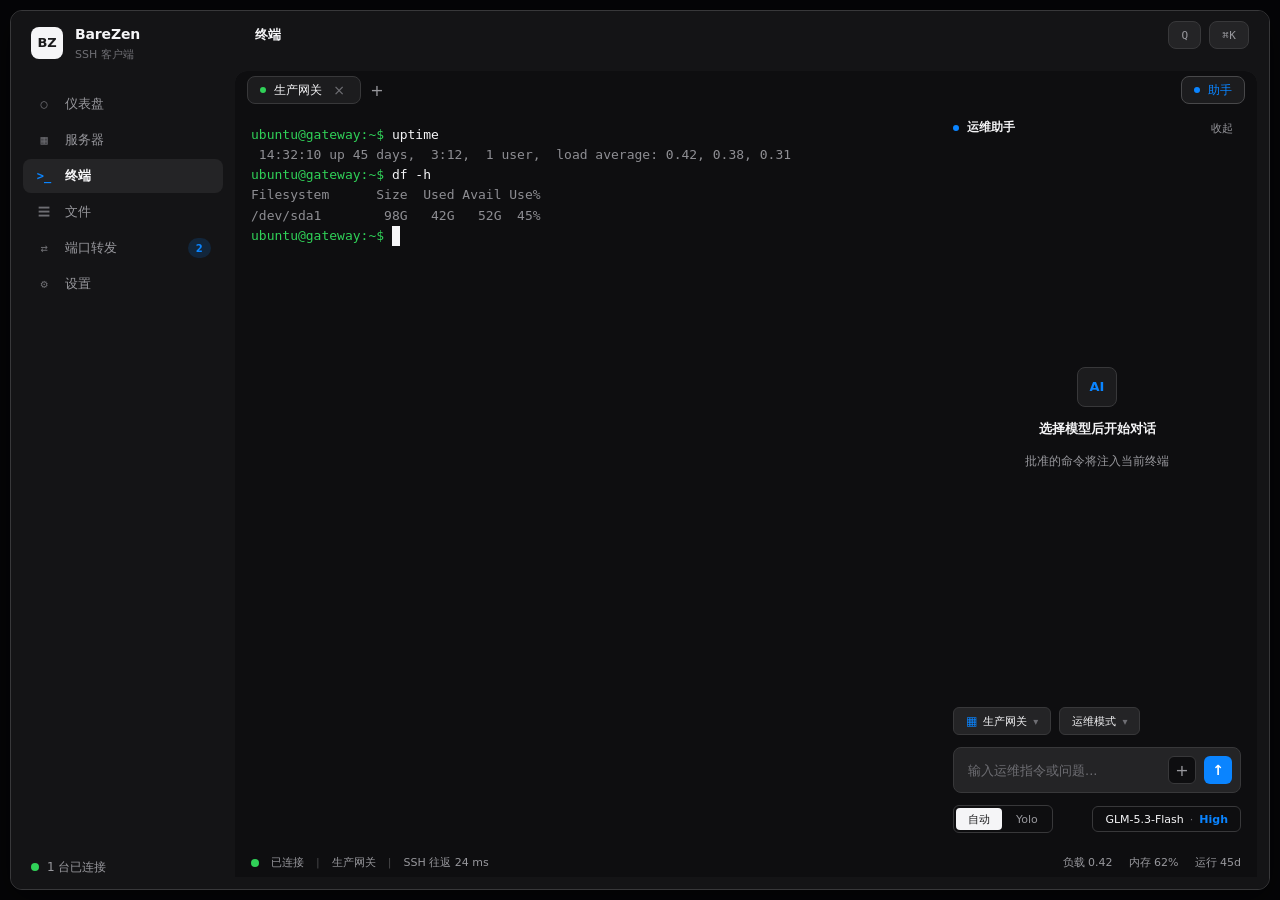
<file: docs/ui-redesign/apple.html>
<!DOCTYPE html>
<html lang="zh-CN">
<head>
  <meta charset="utf-8">
  <meta name="viewport" content="width=device-width, initial-scale=1">
  <title>BareZen-SSH</title>
  <link rel="stylesheet" href="apple.css">
</head>
<body>
  <div class="app-shell">
    <div class="app-body">
      <aside class="app-sidebar" id="sidebar" aria-label="主导航">
        <div class="app-brand">
          <div class="app-brand-mark">BZ</div>
          <div class="app-brand-text">
            <span class="app-brand-name">BareZen</span>
            <span class="app-brand-sub">SSH 客户端</span>
          </div>
        </div>

        <nav class="app-nav" aria-label="功能导航">
          <button class="nav-item" data-screen="dashboard" type="button">
            <span class="nav-icon" aria-hidden="true">○</span>
            <span class="nav-label">仪表盘</span>
          </button>
          <button class="nav-item" data-screen="servers" type="button">
            <span class="nav-icon" aria-hidden="true">▦</span>
            <span class="nav-label">服务器</span>
          </button>
          <button class="nav-item active" data-screen="terminal" type="button" aria-current="page">
            <span class="nav-icon" aria-hidden="true">&gt;_</span>
            <span class="nav-label">终端</span>
          </button>
          <button class="nav-item" data-screen="files" type="button">
            <span class="nav-icon" aria-hidden="true">☰</span>
            <span class="nav-label">文件</span>
          </button>
          <button class="nav-item" data-screen="forwards" type="button">
            <span class="nav-icon" aria-hidden="true">⇄</span>
            <span class="nav-label">端口转发</span>
            <span class="badge">2</span>
          </button>
          <button class="nav-item" data-screen="settings" type="button">
            <span class="nav-icon" aria-hidden="true">⚙</span>
            <span class="nav-label">设置</span>
          </button>
        </nav>

        <div class="app-sidebar-footer">
          <span class="status-dot on"></span>
          <span class="footer-text">1 台已连接</span>
        </div>
      </aside>

      <main class="app-main" id="main">
        <header class="app-titlebar">
          <div class="titlebar-left">
            <span class="titlebar-screen-name" id="titlebarScreenName">终端</span>
          </div>
          <div class="titlebar-right">
            <button class="titlebar-btn" type="button" aria-label="搜索">Q</button>
            <button class="titlebar-btn" type="button" aria-label="命令面板">⌘K</button>
          </div>
        </header>

        <!-- 仪表盘 -->
        <section class="screen" id="dashboard" aria-labelledby="dashboard-title" data-name="仪表盘">
          <div class="screen-header">
            <p class="screen-subtitle">实时监控 SSH 主机的关键指标</p>
            <div class="header-tools">
              <select class="select" aria-label="选择服务器">
                <option>生产网关</option>
                <option>测试节点 A</option>
                <option>海外缓存</option>
              </select>
              <span class="header-note">数据来源：SSH 主机指标</span>
              <button class="btn secondary" type="button">刷新</button>
            </div>
          </div>

          <div class="metric-grid">
            <div class="metric-card cpu">
              <div class="metric-label">CPU 使用率</div>
              <div class="metric-value">12<span class="metric-unit">%</span></div>
              <div class="metric-trend stable">平稳</div>
            </div>
            <div class="metric-card mem">
              <div class="metric-label">内存使用</div>
              <div class="metric-value">62<span class="metric-unit">%</span></div>
              <div class="metric-trend up">+3%</div>
            </div>
            <div class="metric-card load">
              <div class="metric-label">平均负载</div>
              <div class="metric-value">0.42</div>
              <div class="metric-trend stable">正常</div>
            </div>
            <div class="metric-card uptime">
              <div class="metric-label">运行时间</div>
              <div class="metric-value">45<span class="metric-unit">天</span></div>
              <div class="metric-trend stable">稳定</div>
            </div>
          </div>

          <div class="chart-card">
            <div class="chart-head">
              <div class="chart-title">CPU / 内存 / 网络趋势</div>
              <div class="chart-legend">
                <span class="legend-item"><span class="legend-dot cpu"></span>CPU</span>
                <span class="legend-item"><span class="legend-dot mem"></span>内存</span>
                <span class="legend-item"><span class="legend-dot net"></span>网络</span>
              </div>
            </div>
            <div class="chart-placeholder">图表占位区域</div>
          </div>
          <div class="chart-card">
            <div class="chart-head">
              <div class="chart-title">磁盘用量</div>
              <span class="chart-meta">已用 42G / 98G</span>
            </div>
            <div class="chart-placeholder">图表占位区域</div>
          </div>
        </section>

        <!-- 服务器 -->
        <section class="screen" id="servers" aria-labelledby="servers-title" data-name="服务器">
          <div class="banner warn">
            <span class="banner-icon" aria-hidden="true">!</span>
            <span class="banner-text">3 台服务器未连接</span>
            <button class="btn ghost sm" type="button">全部重连</button>
          </div>

          <div class="toolbar">
            <input class="input search" type="text" placeholder="按名称、地址或标签搜索服务器" aria-label="搜索服务器">
            <div class="chip-group">
              <button class="chip active" type="button">全部</button>
              <button class="chip" type="button">生产</button>
              <button class="chip" type="button">测试</button>
              <button class="chip" type="button">海外</button>
            </div>
          </div>

          <div class="server-grid">
            <article class="server-card">
              <div class="server-card-header">
                <div class="server-card-meta">
                  <div class="server-card-title">生产网关</div>
                  <div class="server-card-sub">gateway.example.com:22</div>
                </div>
                <button class="icon-btn" type="button" aria-label="编辑服务器">编辑</button>
              </div>
              <div class="server-card-stats">
                <div class="stat">
                  <div class="stat-label">负载</div>
                  <div class="stat-value">0.42</div>
                </div>
                <div class="stat">
                  <div class="stat-label">内存</div>
                  <div class="stat-value">62%</div>
                </div>
                <div class="stat">
                  <div class="stat-label">运行</div>
                  <div class="stat-value">45d</div>
                </div>
              </div>
              <div class="status-row">
                <span class="status-dot on"></span>
                <span>已连接 · 24 ms</span>
              </div>
              <div class="actions">
                <button class="btn primary" type="button">新建终端</button>
                <button class="btn secondary" type="button">文件传输</button>
              </div>
            </article>

            <article class="server-card">
              <div class="server-card-header">
                <div class="server-card-meta">
                  <div class="server-card-title">测试节点 A</div>
                  <div class="server-card-sub">10.0.0.12:22</div>
                  <div class="chip-row"><span class="chip sm">测试</span></div>
                </div>
                <button class="icon-btn" type="button" aria-label="编辑服务器">编辑</button>
              </div>
              <div class="server-hint">连接后查看负载、内存和运行时间。</div>
              <div class="status-row">
                <span class="status-dot"></span>
                <span>未连接</span>
              </div>
              <div class="actions">
                <button class="btn primary" type="button">新建终端</button>
                <button class="btn secondary" type="button">文件传输</button>
              </div>
            </article>

            <article class="server-card">
              <div class="server-card-header">
                <div class="server-card-meta">
                  <div class="server-card-title">海外缓存</div>
                  <div class="server-card-sub">cache.sg.example.com:22</div>
                  <div class="chip-row"><span class="chip sm">海外</span></div>
                </div>
                <button class="icon-btn" type="button" aria-label="编辑服务器">编辑</button>
              </div>
              <div class="server-hint">连接后查看负载、内存和运行时间。</div>
              <div class="status-row">
                <span class="status-dot"></span>
                <span>未连接</span>
              </div>
              <div class="actions">
                <button class="btn primary" type="button">新建终端</button>
                <button class="btn secondary" type="button">文件传输</button>
              </div>
            </article>
          </div>

          <div class="screen-footer">
            <button class="btn primary" type="button">+ 新建服务器</button>
          </div>
        </section>

        <!-- 终端 -->
        <section class="screen terminal active" id="terminal" aria-labelledby="terminal-title" data-name="终端">
          <h2 id="terminal-title" class="sr-only">终端</h2>
          <div class="terminal-wrap ai-open" id="terminalWrap">
            <div class="tab-strip">
              <button class="tab active" type="button">
                <span class="tab-dot"></span>
                <span>生产网关</span>
                <span class="tab-close" aria-label="关闭标签页" role="button">×</span>
              </button>
              <button class="tab add-tab" type="button" aria-label="新建标签页">+</button>
              <button class="tab ai-toggle" id="aiToggle" type="button">
                <span class="ai-toggle-dot"></span>
                <span>助手</span>
              </button>
            </div>

            <div class="terminal-body">
              <div class="terminal-area" role="log" aria-live="polite" aria-label="终端输出"><span class="prompt">ubuntu@gateway:~$</span> <span class="cmd">uptime</span>
<span class="out"> 14:32:10 up 45 days,  3:12,  1 user,  load average: 0.42, 0.38, 0.31</span>
<span class="prompt">ubuntu@gateway:~$</span> <span class="cmd">df -h</span>
<span class="out">Filesystem      Size  Used Avail Use%</span>
<span class="out">/dev/sda1        98G   42G   52G  45%</span>
<span class="prompt">ubuntu@gateway:~$</span> <span class="cmd cursor">_</span></div>

              <aside class="ai-sidebar" aria-label="AI 运维侧栏">
                <div class="ai-header">
                  <div class="ai-header-title">
                    <span class="ai-header-dot"></span>
                    <span>运维助手</span>
                  </div>
                  <button class="icon-btn sm" id="aiClose" type="button" aria-label="收起 AI 侧栏">收起</button>
                </div>

                <div class="ai-body">
                  <div class="ai-placeholder">
                    <div class="ai-placeholder-icon">AI</div>
                    <div class="ai-placeholder-title">选择模型后开始对话</div>
                    <div class="ai-placeholder-sub">批准的命令将注入当前终端</div>
                  </div>
                </div>

                <div class="ai-composer">
                  <div class="ai-composer-top">
                    <button class="ai-context-btn" type="button">
                      <span class="ai-context-icon">▦</span>
                      <span>生产网关</span>
                      <span class="ai-caret">▾</span>
                    </button>
                    <button class="ai-mode-btn" type="button">
                      <span>运维模式</span>
                      <span class="ai-caret">▾</span>
                    </button>
                  </div>

                  <div class="ai-input-wrap">
                    <textarea class="ai-input" rows="1" placeholder="输入运维指令或问题..."></textarea>
                    <button class="ai-attach" type="button" aria-label="添加附件">+</button>
                    <button class="ai-send" type="button" aria-label="发送">↑</button>
                  </div>

                  <div class="ai-composer-bottom">
                    <div class="ai-permissions">
                      <button class="perm-chip active" type="button">自动</button>
                      <button class="perm-chip" type="button">Yolo</button>
                    </div>
                    <button class="ai-model-info" type="button">
                      <span class="ai-model-name">GLM-5.3-Flash</span>
                      <span class="ai-model-sep">·</span>
                      <span class="ai-model-temp">High</span>
                    </button>
                  </div>
                </div>
              </aside>
            </div>

            <div class="status-bar">
              <span class="status-dot on"></span>
              <span>已连接</span>
              <span class="sep">|</span>
              <span>生产网关</span>
              <span class="sep">|</span>
              <span>SSH 往返 24 ms</span>
              <span class="metric">
                <span>负载 0.42</span>
                <span>内存 62%</span>
                <span>运行 45d</span>
              </span>
            </div>
          </div>
        </section>

        <!-- 文件 -->
        <section class="screen" id="files" aria-labelledby="files-title" data-name="文件">
          <div class="screen-header">
            <p class="screen-subtitle">在本地与远程主机之间拖拽传输文件</p>
            <div class="actions">
              <button class="btn secondary" type="button">上传</button>
              <button class="btn secondary" type="button">下载</button>
            </div>
          </div>

          <div class="file-workspace">
            <div class="file-pane">
              <div class="file-pane-header">
                <span>本地</span>
                <span class="file-pane-meta">4 项</span>
              </div>
              <div class="file-pathbar">
                <button class="icon-btn" type="button" aria-label="上级目录">↑</button>
                <input class="input" value="/home/user/project" aria-label="本地路径">
              </div>
              <div class="file-list">
                <div class="file-row head"><span class="name">名称</span><span>大小</span><span>修改时间</span></div>
                <div class="file-row"><span class="name">src</span><span>—</span><span>2026-09-20</span></div>
                <div class="file-row"><span class="name">docs</span><span>—</span><span>2026-09-22</span></div>
                <div class="file-row"><span class="name">notes.txt</span><span>12 KB</span><span>2026-09-25</span></div>
                <div class="file-row"><span class="name">build.gradle</span><span>4 KB</span><span>2026-09-24</span></div>
              </div>
            </div>

            <div class="file-pane">
              <div class="file-pane-header">
                <span>远程</span>
                <span class="file-pane-meta">3 项</span>
              </div>
              <div class="file-pathbar">
                <button class="icon-btn" type="button" aria-label="上级目录">↑</button>
                <input class="input" value="/home/ubuntu" aria-label="远程路径">
              </div>
              <div class="file-list">
                <div class="file-row head"><span class="name">名称</span><span>大小</span><span>修改时间</span></div>
                <div class="file-row"><span class="name">logs</span><span>—</span><span>2026-09-21</span></div>
                <div class="file-row"><span class="name">app.jar</span><span>28 MB</span><span>2026-09-23</span></div>
                <div class="file-row"><span class="name">.bashrc</span><span>3 KB</span><span>2026-08-15</span></div>
              </div>
            </div>
          </div>

          <div class="transfer-queue">
            <span class="tq-label">传输队列</span>
            <span class="tq-status">0 个活跃任务</span>
          </div>
        </section>

        <!-- 端口转发 -->
        <section class="screen" id="forwards" aria-labelledby="forwards-title" data-name="端口转发">
          <div class="screen-header">
            <p class="screen-subtitle">通过 SSH 隧道转发本地或远程端口</p>
            <button class="btn primary" type="button">+ 新建转发</button>
          </div>

          <div class="banner">
            <span class="banner-icon" aria-hidden="true">i</span>
            <span class="banner-text">活动转发 2 条；需要先建立 SSH 连接才能启动新的转发。</span>
          </div>

          <div class="pf-form">
            <div class="pf-tabs" role="tablist" aria-label="转发类型">
              <button class="pf-tab active" type="button" role="tab">本地监听</button>
              <button class="pf-tab" type="button" role="tab">服务器监听</button>
              <button class="pf-tab" type="button" role="tab">SOCKS5</button>
            </div>
            <div class="pf-fields">
              <div class="pf-field">
                <label for="pf-local">本地端口</label>
                <input class="input" id="pf-local" value="8080">
              </div>
              <div class="pf-field">
                <label for="pf-remote-host">远程主机</label>
                <input class="input" id="pf-remote-host" value="127.0.0.1">
              </div>
              <div class="pf-field">
                <label for="pf-remote-port">远程端口</label>
                <input class="input" id="pf-remote-port" value="80">
              </div>
            </div>
            <div class="pf-form-footer">
              <span class="pf-server">选择服务器：生产网关</span>
              <div class="actions">
                <button class="btn ghost sm" type="button">取消</button>
                <button class="btn primary sm" type="button">保存规则</button>
              </div>
            </div>
          </div>

          <div class="chart-card">
            <div class="pf-list-title">已保存的规则</div>
            <div class="pf-rule">
              <span class="badge">本地</span>
              <span class="meta">localhost:3306 → db.internal:3306</span>
              <button class="btn ghost sm" type="button">启动</button>
            </div>
            <div class="pf-rule">
              <span class="badge">服务器</span>
              <span class="meta">0.0.0.0:8080 → localhost:8080</span>
              <button class="btn ghost sm" type="button">启动</button>
            </div>
          </div>

          <div class="chart-card">
            <div class="pf-list-title">活动转发</div>
            <div class="pf-rule active">
              <span class="badge">本地</span>
              <span class="meta">localhost:8080 → 127.0.0.1:80</span>
              <span class="pf-meta-extra">已运行 12 分钟</span>
              <button class="btn ghost sm text-error" type="button">停止</button>
            </div>
            <div class="pf-rule active">
              <span class="badge">SOCKS5</span>
              <span class="meta">localhost:1080</span>
              <span class="pf-meta-extra">已运行 45 分钟</span>
              <button class="btn ghost sm text-error" type="button">停止</button>
            </div>
          </div>
        </section>

        <!-- 设置 -->
        <section class="screen settings" id="settings" aria-labelledby="settings-title" data-name="设置">
          <h2 id="settings-title" class="sr-only">设置</h2>
          <div class="settings-layout">
            <aside class="settings-nav" aria-label="设置分类">
              <button class="settings-nav-item active" data-section="settings-appearance" type="button">外观</button>
              <button class="settings-nav-item" data-section="settings-terminal" type="button">终端</button>
              <button class="settings-nav-item" data-section="settings-connection" type="button">连接</button>
              <button class="settings-nav-item" data-section="settings-ai" type="button">智能助手</button>
              <button class="settings-nav-item" data-section="settings-credentials" type="button">凭据</button>
              <button class="settings-nav-item" data-section="settings-storage" type="button">存储</button>
              <button class="settings-nav-item" data-section="settings-update" type="button">更新</button>
              <button class="settings-nav-item" data-section="settings-about" type="button">关于</button>
            </aside>

            <div class="settings-content" id="settingsContent">
              <div class="settings-section active" id="settings-appearance">
                <h3>外观</h3>
                <div class="setting-card">
                  <div class="setting-row">
                    <div class="setting-info">
                      <div class="setting-label">主题</div>
                      <div class="setting-desc">应用整体颜色模式</div>
                    </div>
                    <div class="segmented-control">
                      <button type="button" class="active">浅色</button>
                      <button type="button">深色</button>
                      <button type="button">自动</button>
                    </div>
                  </div>
                  <div class="setting-row">
                    <div class="setting-info">
                      <div class="setting-label">强调色</div>
                    </div>
                    <div class="color-dots">
                      <button type="button" class="color-dot active" style="--c:#0071E3" aria-label="蓝色"></button>
                      <button type="button" class="color-dot" style="--c:#34C759" aria-label="绿色"></button>
                      <button type="button" class="color-dot" style="--c:#FF9500" aria-label="橙色"></button>
                      <button type="button" class="color-dot" style="--c:#FF3B30" aria-label="红色"></button>
                      <button type="button" class="color-dot" style="--c:#AF52DE" aria-label="紫色"></button>
                    </div>
                  </div>
                </div>

                <div class="setting-card">
                  <div class="setting-row">
                    <div class="setting-info">
                      <div class="setting-label">界面字体</div>
                      <div class="setting-desc">系统界面字体</div>
                    </div>
                    <select class="select sm">
                      <option>SF Pro / PingFang SC</option>
                      <option>JetBrains Mono</option>
                      <option>系统默认</option>
                    </select>
                  </div>
                  <div class="setting-row">
                    <div class="setting-info">
                      <div class="setting-label">界面缩放</div>
                    </div>
                    <div class="range-with-value">
                      <input type="range" min="80" max="150" value="100" class="slider" data-format="percent">
                      <span class="range-value">100%</span>
                    </div>
                  </div>
                  <div class="setting-row">
                    <div class="setting-info">
                      <div class="setting-label">显示语言</div>
                    </div>
                    <select class="select sm">
                      <option>简体中文</option>
                      <option>繁體中文</option>
                      <option>English</option>
                    </select>
                  </div>
                </div>
              </div>

              <div class="settings-section" id="settings-terminal">
                <h3>终端</h3>
                <div class="setting-card">
                  <div class="setting-row">
                    <div class="setting-info">
                      <div class="setting-label">终端字体</div>
                      <div class="setting-desc">等宽字体用于命令行显示</div>
                    </div>
                    <select class="select sm">
                      <option>JetBrains Mono 13px</option>
                      <option>Fira Code 13px</option>
                      <option>SF Mono 13px</option>
                    </select>
                  </div>
                  <div class="setting-row">
                    <div class="setting-info">
                      <div class="setting-label">光标样式</div>
                    </div>
                    <div class="segmented-control">
                      <button type="button" class="active">块状</button>
                      <button type="button">下划线</button>
                      <button type="button">竖线</button>
                    </div>
                  </div>
                  <div class="setting-row">
                    <div class="setting-info">
                      <div class="setting-label">字号</div>
                    </div>
                    <div class="range-with-value">
                      <input type="range" min="10" max="20" value="13" class="slider" data-format="px">
                      <span class="range-value">13px</span>
                    </div>
                  </div>
                  <div class="setting-row">
                    <div class="setting-info">
                      <div class="setting-label">行高</div>
                    </div>
                    <div class="range-with-value">
                      <input type="range" min="100" max="200" value="140" class="slider" data-format="line-height">
                      <span class="range-value">1.4</span>
                    </div>
                  </div>
                </div>

                <div class="setting-card">
                  <div class="setting-row">
                    <div class="setting-info">
                      <div class="setting-label">滚动条始终可见</div>
                    </div>
                    <label class="toggle">
                      <input type="checkbox" checked>
                      <span class="toggle-track"></span>
                    </label>
                  </div>
                  <div class="setting-row">
                    <div class="setting-info">
                      <div class="setting-label">终端响铃</div>
                    </div>
                    <label class="toggle">
                      <input type="checkbox">
                      <span class="toggle-track"></span>
                    </label>
                  </div>
                </div>
              </div>

              <div class="settings-section" id="settings-connection">
                <h3>连接</h3>
                <div class="setting-card">
                  <div class="setting-row">
                    <div class="setting-info">
                      <div class="setting-label">默认端口</div>
                      <div class="setting-desc">新建服务器时使用的默认 SSH 端口</div>
                    </div>
                    <input type="number" class="input sm" value="22" style="width:80px;text-align:center;">
                  </div>
                  <div class="setting-row">
                    <div class="setting-info">
                      <div class="setting-label">连接超时</div>
                      <div class="setting-desc">等待服务器响应的最长时间</div>
                    </div>
                    <div class="range-with-value">
                      <input type="range" min="5" max="120" value="30" class="slider" data-format="seconds">
                      <span class="range-value">30 秒</span>
                    </div>
                  </div>
                  <div class="setting-row">
                    <div class="setting-info">
                      <div class="setting-label">KeepAlive 间隔</div>
                      <div class="setting-desc">定期发送心跳包保持连接</div>
                    </div>
                    <div class="range-with-value">
                      <input type="range" min="0" max="300" value="60" step="10" class="slider" data-format="seconds">
                      <span class="range-value">60 秒</span>
                    </div>
                  </div>
                  <div class="setting-row">
                    <div class="setting-info">
                      <div class="setting-label">SSH 代理</div>
                    </div>
                    <select class="select sm">
                      <option>无</option>
                      <option>SOCKS5</option>
                      <option>HTTP</option>
                    </select>
                  </div>
                </div>

                <div class="setting-card">
                  <div class="setting-row">
                    <div class="setting-info">
                      <div class="setting-label">严格主机密钥检查</div>
                      <div class="setting-desc">连接未知主机时要求确认</div>
                    </div>
                    <label class="toggle">
                      <input type="checkbox" checked>
                      <span class="toggle-track"></span>
                    </label>
                  </div>
                </div>
              </div>

              <div class="settings-section" id="settings-ai">
                <h3>智能助手</h3>
                <div class="setting-card">
                  <div class="setting-row">
                    <div class="setting-info">
                      <div class="setting-label">启用 AI 运维助手</div>
                      <div class="setting-desc">在终端侧栏提供命令建议与解释</div>
                    </div>
                    <label class="toggle">
                      <input type="checkbox" checked>
                      <span class="toggle-track"></span>
                    </label>
                  </div>
                  <div class="setting-row">
                    <div class="setting-info">
                      <div class="setting-label">模型提供方</div>
                    </div>
                    <select class="select sm">
                      <option>OpenAI</option>
                      <option>Anthropic</option>
                      <option>本地 Ollama</option>
                    </select>
                  </div>
                  <div class="setting-row">
                    <div class="setting-info">
                      <div class="setting-label">模型</div>
                    </div>
                    <select class="select sm">
                      <option>GLM-5.3-Flash</option>
                      <option>gpt-4o-mini</option>
                      <option>claude-3-5-sonnet</option>
                    </select>
                  </div>
                  <div class="setting-row">
                    <div class="setting-info">
                      <div class="setting-label">温度</div>
                      <div class="setting-desc">较低值输出更确定，较高值更具创造性</div>
                    </div>
                    <div class="range-with-value">
                      <input type="range" min="0" max="100" value="30" class="slider" data-format="temperature">
                      <span class="range-value">0.3</span>
                    </div>
                  </div>
                  <div class="setting-row">
                    <div class="setting-info">
                      <div class="setting-label">自动批准低风险命令</div>
                      <div class="setting-desc">读取类命令无需二次确认</div>
                    </div>
                    <label class="toggle">
                      <input type="checkbox" checked>
                      <span class="toggle-track"></span>
                    </label>
                  </div>
                </div>
              </div>

              <div class="settings-section" id="settings-credentials">
                <h3>凭据</h3>
                <div class="setting-card">
                  <div class="setting-row">
                    <div class="setting-info">
                      <div class="setting-label">私钥存储路径</div>
                      <div class="setting-desc">~/.ssh</div>
                    </div>
                    <div class="input-with-btn">
                      <input type="text" class="input sm" value="~/.ssh" readonly>
                      <button type="button" class="btn secondary sm">更改</button>
                    </div>
                  </div>
                  <div class="setting-row">
                    <div class="setting-info">
                      <div class="setting-label">默认认证方式</div>
                    </div>
                    <div class="segmented-control">
                      <button type="button" class="active">私钥</button>
                      <button type="button">密码</button>
                      <button type="button">Agent</button>
                    </div>
                  </div>
                  <div class="setting-row">
                    <div class="setting-info">
                      <div class="setting-label">记住服务器密码</div>
                      <div class="setting-desc">使用系统钥匙串安全存储</div>
                    </div>
                    <label class="toggle">
                      <input type="checkbox" checked>
                      <span class="toggle-track"></span>
                    </label>
                  </div>
                </div>
              </div>

              <div class="settings-section" id="settings-storage">
                <h3>存储</h3>
                <div class="setting-card">
                  <div class="setting-row">
                    <div class="setting-info">
                      <div class="setting-label">本地缓存</div>
                      <div class="setting-desc">日志、缩略图与临时文件</div>
                    </div>
                    <button type="button" class="btn secondary sm">清理 124 MB</button>
                  </div>
                  <div class="setting-row">
                    <div class="storage-block">
                      <div class="storage-bar">
                        <div class="storage-used" style="width:42%;"></div>
                      </div>
                      <div class="storage-legend">已用 124 MB / 总计 300 MB</div>
                    </div>
                  </div>
                  <div class="setting-row">
                    <div class="setting-info">
                      <div class="setting-label">自动清理超过 30 天的缓存</div>
                    </div>
                    <label class="toggle">
                      <input type="checkbox" checked>
                      <span class="toggle-track"></span>
                    </label>
                  </div>
                </div>
              </div>

              <div class="settings-section" id="settings-update">
                <h3>更新</h3>
                <div class="setting-card">
                  <div class="setting-row">
                    <div class="setting-info">
                      <div class="setting-label">自动检查更新</div>
                    </div>
                    <label class="toggle">
                      <input type="checkbox" checked>
                      <span class="toggle-track"></span>
                    </label>
                  </div>
                  <div class="setting-row">
                    <div class="setting-info">
                      <div class="setting-label">检查频率</div>
                    </div>
                    <select class="select sm">
                      <option>每天</option>
                      <option selected>每周</option>
                      <option>每月</option>
                    </select>
                  </div>
                  <div class="setting-row">
                    <div class="setting-info">
                      <div class="setting-label">Beta 版本</div>
                      <div class="setting-desc">接收预览版更新</div>
                    </div>
                    <label class="toggle">
                      <input type="checkbox">
                      <span class="toggle-track"></span>
                    </label>
                  </div>
                </div>
              </div>

              <div class="settings-section" id="settings-about">
                <h3>关于</h3>
                <div class="setting-card about-card">
                  <div class="about-header">
                    <div class="about-icon">BZ</div>
                    <div>
                      <div class="about-name">BareZen-SSH</div>
                      <div class="about-version">版本 2.0.0</div>
                    </div>
                  </div>
                  <div class="about-meta">
                    <div><span>构建号</span><span>2026.1002.1</span></div>
                    <div><span>Compose</span><span>1.7.0</span></div>
                    <div><span>JDK</span><span>21</span></div>
                  </div>
                </div>
                <div class="setting-card">
                  <div class="setting-row">
                    <div class="setting-info">
                      <div class="setting-label">检查更新</div>
                    </div>
                    <button type="button" class="btn secondary sm">立即检查</button>
                  </div>
                  <div class="setting-row">
                    <div class="setting-info">
                      <div class="setting-label">查看日志</div>
                    </div>
                    <button type="button" class="btn secondary sm">打开</button>
                  </div>
                  <div class="setting-row">
                    <div class="setting-info">
                      <div class="setting-label">开源许可</div>
                    </div>
                    <button type="button" class="btn ghost sm">查看</button>
                  </div>
                </div>
              </div>
            </div>
          </div>
        </section>
      </main>
    </div>
  </div>

  <script>
    (function () {
      // Sidebar navigation: switch screens + update titlebar name
      var navItems = document.querySelectorAll('.nav-item[data-screen]');
      var screens = document.querySelectorAll('.screen');
      var titlebarName = document.getElementById('titlebarScreenName');

      navItems.forEach(function (item) {
        item.addEventListener('click', function () {
          var target = item.dataset.screen;
          navItems.forEach(function (n) {
            n.classList.remove('active');
            n.removeAttribute('aria-current');
          });
          item.classList.add('active');
          item.setAttribute('aria-current', 'page');
          var activeScreen = null;
          screens.forEach(function (s) {
            var isActive = s.id === target;
            s.classList.toggle('active', isActive);
            if (isActive) activeScreen = s;
          });
          if (titlebarName && activeScreen) {
            titlebarName.textContent = activeScreen.dataset.name || '';
          }
        });
      });

      // Terminal AI sidebar toggle
      var terminalWrap = document.getElementById('terminalWrap');
      var aiToggle = document.getElementById('aiToggle');
      var aiClose = document.getElementById('aiClose');
      if (aiToggle) {
        aiToggle.addEventListener('click', function () {
          terminalWrap.classList.toggle('ai-open');
        });
      }
      if (aiClose) {
        aiClose.addEventListener('click', function () {
          terminalWrap.classList.remove('ai-open');
        });
      }

      // Settings navigation: switch sections (IDs prefixed with settings- to avoid collision)
      var settingsNavItems = document.querySelectorAll('.settings-nav-item[data-section]');
      var settingsSections = document.querySelectorAll('.settings-section');

      settingsNavItems.forEach(function (item) {
        item.addEventListener('click', function () {
          var targetId = item.dataset.section;
          var targetSection = document.getElementById(targetId);

          settingsNavItems.forEach(function (n) {
            n.classList.remove('active');
          });
          item.classList.add('active');

          if (targetSection) {
            settingsSections.forEach(function (s) {
              s.classList.remove('active');
            });
            targetSection.classList.add('active');
          }
        });
      });

      // Segmented controls
      document.querySelectorAll('.segmented-control').forEach(function (group) {
        group.querySelectorAll('button').forEach(function (btn) {
          btn.addEventListener('click', function () {
            group.querySelectorAll('button').forEach(function (b) { b.classList.remove('active'); });
            btn.classList.add('active');
          });
        });
      });

      // Color accent dots
      document.querySelectorAll('.color-dots').forEach(function (group) {
        group.querySelectorAll('.color-dot').forEach(function (dot) {
          dot.addEventListener('click', function () {
            group.querySelectorAll('.color-dot').forEach(function (d) { d.classList.remove('active'); });
            dot.classList.add('active');
          });
        });
      });

      // Port-forward tabs
      document.querySelectorAll('.pf-tabs').forEach(function (group) {
        group.querySelectorAll('.pf-tab').forEach(function (btn) {
          btn.addEventListener('click', function () {
            group.querySelectorAll('.pf-tab').forEach(function (b) { b.classList.remove('active'); });
            btn.classList.add('active');
          });
        });
      });

      // Filter chips
      document.querySelectorAll('.chip-group').forEach(function (group) {
        group.querySelectorAll('.chip').forEach(function (chip) {
          chip.addEventListener('click', function () {
            group.querySelectorAll('.chip').forEach(function (c) { c.classList.remove('active'); });
            chip.classList.add('active');
          });
        });
      });

      // AI composer permission chips
      document.querySelectorAll('.ai-permissions').forEach(function (group) {
        group.querySelectorAll('.perm-chip').forEach(function (chip) {
          chip.addEventListener('click', function () {
            group.querySelectorAll('.perm-chip').forEach(function (c) { c.classList.remove('active'); });
            chip.classList.add('active');
          });
        });
      });

      // Sliders update their value label using data-format
      document.querySelectorAll('.slider').forEach(function (slider) {
        function update() {
          var wrap = slider.closest('.range-with-value');
          if (!wrap) return;
          var label = wrap.querySelector('.range-value');
          if (!label) return;
          var val = parseInt(slider.value, 10);
          var fmt = slider.dataset.format;
          if (fmt === 'percent') label.textContent = val + '%';
          else if (fmt === 'px') label.textContent = val + 'px';
          else if (fmt === 'line-height') label.textContent = (val / 100).toFixed(1);
          else if (fmt === 'seconds') label.textContent = val + ' 秒';
          else if (fmt === 'temperature') label.textContent = (val / 100).toFixed(1);
          else label.textContent = val;
        }
        slider.addEventListener('input', update);
        update();
      });
    })();
  </script>
</body>
</html>
</file>
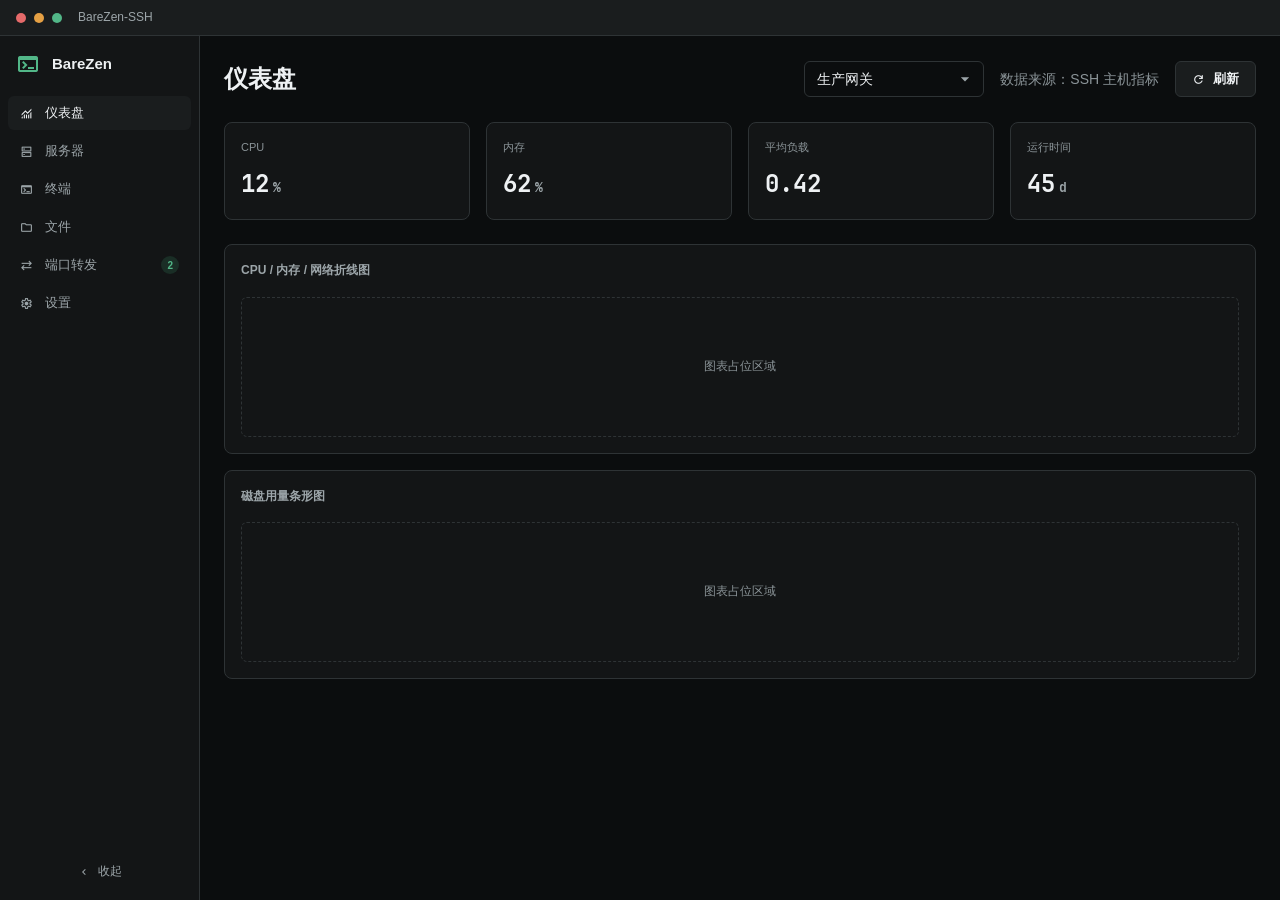
<file: docs/ui-redesign/prototype.html>
<!DOCTYPE html>
<html lang="zh-CN">
<head>
  <meta charset="utf-8">
  <meta name="viewport" content="width=device-width, initial-scale=1">
  <title>BareZen-SSH · 交互原型</title>
  <style>
    /* ── Fonts ─────────────────────────────────────────────── */
    @font-face {
      font-family: 'JetBrains Mono';
      src: url('../ui/fonts/JetBrainsMono-Regular.ttf') format('truetype');
      font-weight: 400;
      font-style: normal;
      font-display: swap;
    }
    @font-face {
      font-family: 'JetBrains Mono';
      src: url('../ui/fonts/JetBrainsMono-Medium.ttf') format('truetype');
      font-weight: 500;
      font-style: normal;
      font-display: swap;
    }
    @font-face {
      font-family: 'JetBrains Mono';
      src: url('../ui/fonts/JetBrainsMono-Bold.ttf') format('truetype');
      font-weight: 700;
      font-style: normal;
      font-display: swap;
    }
    @font-face {
      font-family: 'Material Symbols Outlined';
      src: url('../ui/fonts/MaterialSymbolsOutlined.woff2') format('woff2');
      font-weight: 100 700;
      font-style: normal;
      font-display: block;
    }

    /* ── Tokens ─────────────────────────────────────────────── */
    :root {
      --bg: #0B0D0E;
      --surface: #131516;
      --panel: #1A1D1E;
      --elevated: #232728;

      --border: #2E3335;
      --border-subtle: #24292B;

      --text: #EEF1F3;
      --text-secondary: #9CA5A9;
      --text-tertiary: #8B9498;

      --accent: #52B788;
      --accent-text: #101413;
      --accent-subtle: #1A2E26;

      --error: #E56A6A;
      --error-bg: #2A1A1A;
      --warning: #E5A044;
      --warning-bg: #2A1F12;
      --info: #5CA8D8;
      --info-bg: #132536;
      --success: #52B788;

      --terminal-bg: #1E1E1E;
      --terminal-fg: #CCCCCC;
      --term-green: #0DBC79;
      --term-blue: #4AA8FF;
      --term-red: #E45C5C;
      --term-dim: #8A8A8A;
      --term-yellow: #E5E510;
      --term-magenta: #D670D6;
      --term-cyan: #33B8D9;

      --font-ui: 'Noto Sans SC', 'PingFang SC', 'Microsoft YaHei', sans-serif;
      --font-mono: 'JetBrains Mono', 'Sarasa Mono SC', 'Noto Sans Mono CJK SC', monospace;

      --space-1: 4px;
      --space-2: 8px;
      --space-3: 12px;
      --space-4: 16px;
      --space-5: 20px;
      --space-6: 24px;
      --space-8: 32px;
      --space-10: 40px;
      --space-12: 48px;
      --space-16: 64px;

      --radius-sm: 4px;
      --radius-md: 6px;
      --radius-lg: 8px;

      --status-height: 28px;
      --tab-height: 36px;
      --sidebar-width: 200px;
      --sidebar-collapsed: 56px;
    }

    * { box-sizing: border-box; }

    html, body {
      height: 100%;
      margin: 0;
    }

    body {
      background: var(--bg);
      color: var(--text);
      font: 400 14px/1.6 var(--font-ui);
      -webkit-font-smoothing: antialiased;
      overflow: auto hidden;
    }

    h1, h2, h3, h4, h5, h6, p { margin: 0; }

    a {
      color: var(--accent);
      text-decoration: none;
    }

    a:focus-visible,
    button:focus-visible,
    input:focus-visible,
    select:focus-visible {
      outline: 2px solid var(--accent);
      outline-offset: 2px;
    }

    :focus:not(:focus-visible) { outline: none; }

    code, .mono { font-family: var(--font-mono); }

    .ms {
      font-family: 'Material Symbols Outlined';
      font-weight: 400;
      font-style: normal;
      line-height: 1;
      letter-spacing: normal;
      text-transform: none;
      display: inline-block;
      white-space: nowrap;
      word-wrap: normal;
      direction: ltr;
      font-feature-settings: 'liga';
      -webkit-font-smoothing: antialiased;
      font-variation-settings: 'opsz' 24, 'wght' 400, 'FILL' 0, 'GRAD' 0;
      user-select: none;
    }

    .ms.fill {
      font-variation-settings: 'opsz' 24, 'wght' 400, 'FILL' 1, 'GRAD' 0;
    }

    button { cursor: default; font-family: inherit; }

    /* ── App shell ──────────────────────────────────────────── */
    .app-shell {
      display: flex;
      flex-direction: column;
      width: 100%;
      height: 100vh;
      min-width: 1180px;
    }

    .app-titlebar {
      height: 36px;
      background: var(--panel);
      border-bottom: 1px solid var(--border);
      display: flex;
      align-items: center;
      padding: 0 var(--space-4);
      gap: var(--space-2);
      flex-shrink: 0;
    }

    .window-dot {
      width: 10px;
      height: 10px;
      border-radius: 50%;
    }

    .window-dot.close { background: var(--error); }
    .window-dot.min { background: var(--warning); }
    .window-dot.max { background: var(--success); }

    .app-title {
      margin-left: var(--space-2);
      font-size: 12px;
      color: var(--text-secondary);
    }

    .app-body {
      flex: 1;
      display: flex;
      min-height: 0;
    }

    /* ── Sidebar ────────────────────────────────────────────── */
    .app-sidebar {
      width: var(--sidebar-width);
      background: var(--surface);
      border-right: 1px solid var(--border);
      display: flex;
      flex-direction: column;
      flex-shrink: 0;
      padding: var(--space-4) 0 var(--space-3);
    }

    .app-sidebar.collapsed { width: var(--sidebar-collapsed); }

    .app-brand {
      display: flex;
      align-items: center;
      gap: var(--space-3);
      padding: 0 var(--space-4) var(--space-5);
    }

    .app-brand .ms {
      font-size: 24px;
      color: var(--accent);
    }

    .app-brand-text {
      font-size: 15px;
      font-weight: 700;
    }

    .app-sidebar.collapsed .app-brand-text { display: none; }

    .app-nav {
      flex: 1;
      display: flex;
      flex-direction: column;
      overflow-y: auto;
      padding: 0 var(--space-2);
    }

    .nav-item {
      display: flex;
      align-items: center;
      gap: var(--space-3);
      width: 100%;
      padding: var(--space-2) var(--space-3);
      margin-bottom: var(--space-1);
      border-radius: var(--radius-md);
      background: transparent;
      border: 0;
      color: var(--text-secondary);
      font-size: 13px;
      text-align: left;
    }

    .nav-item.active {
      background: var(--panel);
      color: var(--text);
    }

    .nav-item .badge { margin-left: auto; }

    .app-sidebar.collapsed .nav-item {
      justify-content: center;
      padding: var(--space-2);
    }

    .app-sidebar.collapsed .nav-item .nav-label,
    .app-sidebar.collapsed .nav-item .badge { display: none; }

    .collapse-btn {
      margin: auto var(--space-3) 0;
      padding: var(--space-2);
      background: transparent;
      border: 0;
      color: var(--text-secondary);
      border-radius: var(--radius-md);
      font-size: 12px;
      display: flex;
      align-items: center;
      justify-content: center;
      gap: var(--space-2);
    }

    .app-sidebar.collapsed .collapse-btn .collapse-label { display: none; }

    /* ── Main content ───────────────────────────────────────── */
    .app-main {
      flex: 1;
      min-width: 0;
      display: flex;
      flex-direction: column;
      background: var(--bg);
      overflow: auto;
    }

    .screen {
      display: none;
      flex: 1;
      flex-direction: column;
      min-height: 0;
      overflow: auto;
      padding: var(--space-6);
      position: relative;
    }

    .screen.active { display: flex; }

    .screen.terminal,
    .screen.settings { padding: 0; }

    .screen-header {
      display: flex;
      align-items: center;
      gap: var(--space-4);
      margin-bottom: var(--space-6);
      flex-wrap: wrap;
    }

    .screen-header h2 {
      font-size: 24px;
      font-weight: 700;
      flex: 1;
    }

    /* ── Components ─────────────────────────────────────────── */
    .banner {
      display: flex;
      align-items: center;
      gap: var(--space-3);
      padding: var(--space-3) var(--space-4);
      background: var(--panel);
      border: 1px solid var(--border);
      border-radius: var(--radius-md);
      margin-bottom: var(--space-4);
    }

    .banner.warn {
      background: var(--warning-bg);
      border-color: var(--warning);
    }

    .banner.error {
      background: var(--error-bg);
      border-color: var(--error);
    }

    .input {
      height: 36px;
      background: var(--bg);
      border: 1px solid var(--border);
      border-radius: var(--radius-md);
      padding: 0 var(--space-3);
      color: var(--text);
      font: inherit;
      min-width: 0;
    }

    .input::placeholder { color: var(--text-tertiary); }

    .chip {
      display: inline-flex;
      align-items: center;
      height: 28px;
      padding: 0 var(--space-3);
      background: var(--panel);
      border: 1px solid var(--border);
      border-radius: 999px;
      font-size: 12px;
      color: var(--text-secondary);
    }

    .chip.active {
      background: var(--accent-subtle);
      border-color: var(--accent);
      color: var(--accent);
    }

    .btn {
      display: inline-flex;
      align-items: center;
      justify-content: center;
      gap: var(--space-2);
      height: 36px;
      padding: 0 var(--space-4);
      border-radius: var(--radius-md);
      border: 0;
      font-size: 13px;
      font-weight: 600;
      font-family: inherit;
      background: transparent;
    }

    .btn.primary {
      background: var(--accent);
      color: var(--accent-text);
    }

    .btn.secondary {
      background: var(--panel);
      color: var(--text);
      border: 1px solid var(--border);
    }

    .btn.ghost {
      background: transparent;
      color: var(--accent);
    }

    .btn.sm {
      height: 28px;
      padding: 0 var(--space-3);
      font-size: 12px;
    }

    .icon-btn {
      width: 32px;
      height: 32px;
      display: inline-grid;
      place-items: center;
      border: 0;
      background: transparent;
      color: var(--text-secondary);
      border-radius: var(--radius-md);
    }

    .server-grid {
      display: grid;
      grid-template-columns: repeat(auto-fill, minmax(280px, 1fr));
      gap: var(--space-4);
    }

    .server-card {
      background: var(--surface);
      border: 1px solid var(--border);
      border-radius: var(--radius-lg);
      padding: var(--space-4);
      display: flex;
      flex-direction: column;
      gap: var(--space-4);
    }

    .server-card-header {
      display: flex;
      align-items: flex-start;
      gap: var(--space-3);
    }

    .server-card-meta {
      flex: 1;
      min-width: 0;
    }

    .server-card-title {
      font-weight: 600;
      font-size: 15px;
      margin-bottom: var(--space-1);
    }

    .server-card-sub {
      font-size: 12px;
      color: var(--text-secondary);
      font-family: var(--font-mono);
    }

    .server-card-stats {
      display: grid;
      grid-template-columns: repeat(3, 1fr);
      gap: var(--space-2);
    }

    .stat {
      background: var(--panel);
      border: 1px solid var(--border-subtle);
      border-radius: var(--radius-md);
      padding: var(--space-3);
    }

    .stat-label {
      font-size: 10px;
      color: var(--text-tertiary);
      text-transform: uppercase;
      letter-spacing: 0.5px;
      margin-bottom: var(--space-1);
    }

    .stat-value {
      font-size: 14px;
      font-family: var(--font-mono);
      font-weight: 600;
    }

    .status-row {
      display: flex;
      align-items: center;
      gap: var(--space-2);
      font-size: 12px;
      color: var(--text-secondary);
    }

    .status-dot {
      width: 8px;
      height: 8px;
      border-radius: 50%;
      background: var(--text-tertiary);
    }

    .status-dot.on { background: var(--accent); }
    .status-dot.error { background: var(--error); }

    .actions { display: flex; gap: var(--space-2); }
    .actions .btn { flex: 1; }

    .fab {
      position: absolute;
      right: var(--space-6);
      bottom: var(--space-6);
    }

    .metric-grid {
      display: grid;
      grid-template-columns: repeat(4, 1fr);
      gap: var(--space-4);
      margin-bottom: var(--space-6);
    }

    .metric-card {
      background: var(--surface);
      border: 1px solid var(--border);
      border-radius: var(--radius-lg);
      padding: var(--space-4);
    }

    .metric-card .label {
      font-size: 11px;
      color: var(--text-tertiary);
      margin-bottom: var(--space-2);
    }

    .metric-card .value {
      font-size: 24px;
      font-family: var(--font-mono);
      font-weight: 700;
    }

    .metric-card .unit {
      font-size: 13px;
      color: var(--text-secondary);
      margin-left: var(--space-1);
    }

    .chart-card {
      background: var(--surface);
      border: 1px solid var(--border);
      border-radius: var(--radius-lg);
      padding: var(--space-4);
      min-height: 200px;
      margin-bottom: var(--space-4);
    }

    .chart-title {
      font-size: 12px;
      font-weight: 600;
      color: var(--text-secondary);
      margin-bottom: var(--space-4);
    }

    .chart-placeholder {
      display: flex;
      align-items: center;
      justify-content: center;
      height: 140px;
      border: 1px dashed var(--border);
      border-radius: var(--radius-md);
      color: var(--text-tertiary);
      font-size: 12px;
    }

    /* ── Terminal ───────────────────────────────────────────── */
    .terminal-wrap {
      display: flex;
      flex-direction: column;
      height: 100%;
    }

    .tab-strip {
      height: var(--tab-height);
      background: var(--panel);
      border-bottom: 1px solid var(--border);
      display: flex;
      align-items: center;
      padding: 0 var(--space-2);
      gap: var(--space-1);
      flex-shrink: 0;
    }

    .tab {
      display: inline-flex;
      align-items: center;
      gap: var(--space-2);
      height: 28px;
      padding: 0 var(--space-3);
      border-radius: var(--radius-md);
      font-size: 12px;
      color: var(--text-secondary);
      background: transparent;
      border: 0;
    }

    .tab.active {
      background: var(--elevated);
      color: var(--text);
    }

    .tab .close {
      font-size: 14px;
      color: var(--text-tertiary);
    }

    .terminal-body {
      flex: 1;
      display: flex;
      min-height: 0;
    }

    .terminal-area {
      flex: 1;
      background: var(--terminal-bg);
      color: var(--terminal-fg);
      font-family: var(--font-mono);
      font-size: 13px;
      line-height: 1.5;
      padding: var(--space-3);
      overflow: auto;
      white-space: pre-wrap;
    }

    .terminal-area .prompt { color: var(--term-green); }
    .terminal-area .cmd { color: var(--terminal-fg); }
    .terminal-area .out { color: var(--term-dim); }
    .terminal-area .err { color: var(--term-red); }

    .ai-sidebar {
      width: 280px;
      background: var(--surface);
      border-left: 1px solid var(--border);
      display: none;
      flex-direction: column;
    }

    .terminal-wrap.ai-open .ai-sidebar { display: flex; }

    .ai-header {
      height: var(--tab-height);
      border-bottom: 1px solid var(--border);
      display: flex;
      align-items: center;
      justify-content: space-between;
      padding: 0 var(--space-3);
      font-size: 12px;
      font-weight: 600;
    }

    .ai-body {
      flex: 1;
      padding: var(--space-3);
      overflow: auto;
      color: var(--text-secondary);
      font-size: 12px;
    }

    .ai-placeholder {
      display: flex;
      flex-direction: column;
      align-items: center;
      justify-content: center;
      height: 100%;
      gap: var(--space-3);
      text-align: center;
    }

    .status-bar {
      height: var(--status-height);
      background: var(--panel);
      border-top: 1px solid var(--border);
      display: flex;
      align-items: center;
      padding: 0 var(--space-4);
      gap: var(--space-3);
      font-size: 11px;
      color: var(--text-secondary);
      flex-shrink: 0;
    }

    .status-bar .sep { color: var(--border); }

    .status-bar .metric {
      margin-left: auto;
      display: flex;
      gap: var(--space-4);
    }

    /* ── Files ──────────────────────────────────────────────── */
    .file-workspace {
      flex: 1;
      display: flex;
      gap: var(--space-4);
      min-height: 0;
      overflow: auto;
    }

    .file-pane {
      flex: 1;
      display: flex;
      flex-direction: column;
      border: 1px solid var(--border);
      border-radius: var(--radius-md);
      background: var(--surface);
      overflow: hidden;
      min-width: 0;
    }

    .file-pane-header {
      padding: var(--space-3) var(--space-4);
      background: var(--panel);
      border-bottom: 1px solid var(--border);
      font-size: 12px;
      font-weight: 600;
    }

    .file-pathbar {
      display: flex;
      align-items: center;
      gap: var(--space-2);
      padding: var(--space-2) var(--space-3);
      background: var(--bg);
      border-bottom: 1px solid var(--border);
    }

    .file-pathbar .input { flex: 1; }

    .file-list { overflow: auto; }

    .file-row {
      display: grid;
      grid-template-columns: 2fr 1fr 1fr;
      padding: var(--space-2) var(--space-4);
      font-size: 12px;
      border-bottom: 1px solid var(--border-subtle);
      color: var(--text-secondary);
    }

    .file-row.head {
      color: var(--text-tertiary);
      font-weight: 600;
      background: var(--panel);
    }

    .file-row .name { color: var(--text); }

    .transfer-queue {
      height: 48px;
      border-top: 1px solid var(--border);
      background: var(--panel);
      display: flex;
      align-items: center;
      padding: 0 var(--space-4);
      gap: var(--space-3);
      font-size: 12px;
      color: var(--text-secondary);
      flex-shrink: 0;
    }

    /* ── Port forwards ──────────────────────────────────────── */
    .pf-form {
      background: var(--surface);
      border: 1px solid var(--border);
      border-radius: var(--radius-lg);
      padding: var(--space-4);
      margin-bottom: var(--space-4);
    }

    .pf-tabs {
      display: flex;
      gap: var(--space-2);
      background: var(--panel);
      border: 1px solid var(--border);
      border-radius: var(--radius-md);
      padding: 4px;
      margin-bottom: var(--space-4);
    }

    .pf-tab {
      flex: 1;
      height: 28px;
      border: 0;
      border-radius: var(--radius-sm);
      background: transparent;
      color: var(--text-secondary);
      font-size: 12px;
    }

    .pf-tab.active {
      background: var(--accent);
      color: var(--accent-text);
    }

    .pf-fields {
      display: grid;
      grid-template-columns: repeat(3, 1fr);
      gap: var(--space-3);
      margin-bottom: var(--space-4);
    }

    .pf-field { display: flex; flex-direction: column; gap: var(--space-1); }
    .pf-field label { font-size: 12px; color: var(--text-secondary); }

    .pf-list-title {
      font-size: 14px;
      font-weight: 600;
      margin-bottom: var(--space-3);
    }

    .pf-rule {
      display: flex;
      align-items: center;
      gap: var(--space-3);
      padding: var(--space-3) var(--space-4);
      background: var(--surface);
      border: 1px solid var(--border);
      border-radius: var(--radius-md);
      margin-bottom: var(--space-2);
      font-size: 13px;
    }

    .pf-rule .meta {
      flex: 1;
      color: var(--text-secondary);
      font-size: 12px;
    }

    .pf-rule.active {
      border-color: var(--accent);
      background: var(--accent-subtle);
    }

    /* ── Settings ───────────────────────────────────────────── */
    .settings-layout {
      display: grid;
      grid-template-columns: 200px 1fr;
      height: 100%;
    }

    .settings-nav {
      border-right: 1px solid var(--border);
      padding: var(--space-2);
      overflow-y: auto;
    }

    .settings-nav-item {
      display: flex;
      align-items: center;
      gap: var(--space-3);
      padding: var(--space-2) var(--space-3);
      margin-bottom: var(--space-1);
      border-radius: var(--radius-md);
      color: var(--text-secondary);
      font-size: 13px;
      background: transparent;
      border: 0;
      width: 100%;
      text-align: left;
    }

    .settings-nav-item.active {
      background: var(--panel);
      color: var(--text);
    }

    .settings-content {
      padding: var(--space-6);
      overflow: auto;
    }

    .settings-content h3 { margin-top: 0; }

    .setting-row {
      display: flex;
      align-items: center;
      justify-content: space-between;
      padding: var(--space-4) 0;
      border-bottom: 1px solid var(--border-subtle);
      gap: var(--space-4);
    }

    .setting-row:last-child { border-bottom: none; }

    .setting-label { font-weight: 600; }

    .setting-desc {
      font-size: 12px;
      color: var(--text-secondary);
      margin-top: var(--space-1);
    }

    /* ── Utilities ──────────────────────────────────────────── */
    .flex { display: flex; }
    .flex-col { flex-direction: column; }
    .gap-2 { gap: var(--space-2); }
    .gap-3 { gap: var(--space-3); }
    .gap-4 { gap: var(--space-4); }
    .items-center { align-items: center; }
    .justify-between { justify-content: space-between; }
    .w-full { width: 100%; }
    .mt-2 { margin-top: var(--space-2); }
    .mt-4 { margin-top: var(--space-4); }
    .mb-4 { margin-bottom: var(--space-4); }
    .text-secondary { color: var(--text-secondary); }
    .text-tertiary { color: var(--text-tertiary); }
    .text-accent { color: var(--accent); }
    .text-error { color: var(--error); }
    .bg-panel { background: var(--panel); }

    .badge {
      display: inline-flex;
      align-items: center;
      height: 18px;
      padding: 0 6px;
      border-radius: 999px;
      font-size: 10px;
      font-weight: 700;
      background: var(--accent-subtle);
      color: var(--accent);
    }

    select.input {
      appearance: none;
      background-image: url("data:image/svg+xml,%3Csvg xmlns='http://www.w3.org/2000/svg' width='20' height='20' viewBox='0 0 24 24' fill='%239CA5A9'%3E%3Cpath d='M7 10l5 5 5-5z'/%3E%3C/svg%3E");
      background-repeat: no-repeat;
      background-position: right 8px center;
      padding-right: 28px;
    }
  </style>
</head>
<body>
  <div class="app-shell">
    <header class="app-titlebar">
      <span class="window-dot close" aria-hidden="true"></span>
      <span class="window-dot min" aria-hidden="true"></span>
      <span class="window-dot max" aria-hidden="true"></span>
      <span class="app-title">BareZen-SSH</span>
    </header>

    <div class="app-body">
      <aside class="app-sidebar" id="sidebar" aria-label="主导航">
        <div class="app-brand">
          <span class="ms">terminal</span>
          <span class="app-brand-text">BareZen</span>
        </div>

        <nav class="app-nav" aria-label="功能导航">
          <button class="nav-item active" data-screen="dashboard" aria-current="page">
            <span class="ms">monitoring</span>
            <span class="nav-label">仪表盘</span>
          </button>
          <button class="nav-item" data-screen="servers">
            <span class="ms">dns</span>
            <span class="nav-label">服务器</span>
          </button>
          <button class="nav-item" data-screen="terminal">
            <span class="ms">terminal</span>
            <span class="nav-label">终端</span>
          </button>
          <button class="nav-item" data-screen="files">
            <span class="ms">folder</span>
            <span class="nav-label">文件</span>
          </button>
          <button class="nav-item" data-screen="forwards">
            <span class="ms">sync_alt</span>
            <span class="nav-label">端口转发</span>
            <span class="badge">2</span>
          </button>
          <button class="nav-item" data-screen="settings">
            <span class="ms">settings</span>
            <span class="nav-label">设置</span>
          </button>
        </nav>

        <button class="collapse-btn" id="collapseBtn" aria-label="收起侧边栏">
          <span class="ms">chevron_left</span>
          <span class="collapse-label">收起</span>
        </button>
      </aside>

      <main class="app-main" id="main">
        <!-- 仪表盘 -->
        <section class="screen active" id="dashboard" aria-labelledby="dashboard-title">
          <div class="screen-header">
            <h2 id="dashboard-title">仪表盘</h2>
            <select class="input" aria-label="选择服务器" style="width:180px;">
              <option>生产网关</option>
              <option>测试节点 A</option>
              <option>海外缓存</option>
            </select>
            <span class="text-tertiary">数据来源：SSH 主机指标</span>
            <button class="btn secondary"><span class="ms">refresh</span>刷新</button>
          </div>

          <div class="metric-grid">
            <div class="metric-card">
              <div class="label">CPU</div>
              <div class="value">12<span class="unit">%</span></div>
            </div>
            <div class="metric-card">
              <div class="label">内存</div>
              <div class="value">62<span class="unit">%</span></div>
            </div>
            <div class="metric-card">
              <div class="label">平均负载</div>
              <div class="value">0.42</div>
            </div>
            <div class="metric-card">
              <div class="label">运行时间</div>
              <div class="value">45<span class="unit">d</span></div>
            </div>
          </div>

          <div class="chart-card">
            <div class="chart-title">CPU / 内存 / 网络折线图</div>
            <div class="chart-placeholder">图表占位区域</div>
          </div>
          <div class="chart-card">
            <div class="chart-title">磁盘用量条形图</div>
            <div class="chart-placeholder">图表占位区域</div>
          </div>
        </section>

        <!-- 服务器 -->
        <section class="screen" id="servers" aria-labelledby="servers-title">
          <div class="screen-header">
            <h2 id="servers-title">服务器</h2>
          </div>

          <div class="banner">
            <span class="ms">sync</span>
            <span>3 台服务器未连接</span>
            <span style="flex:1;"></span>
            <button class="btn ghost sm">全部重连</button>
          </div>

          <div class="flex gap-4 mb-4" style="flex-wrap:wrap;">
            <input class="input" style="width:360px;" placeholder="按名称、地址或标签搜索服务器" aria-label="搜索服务器">
            <div class="flex gap-2 items-center" style="flex-wrap:wrap;">
              <span class="chip active">生产</span>
              <span class="chip">测试</span>
              <span class="chip">海外</span>
            </div>
          </div>

          <div class="server-grid">
            <article class="server-card">
              <div class="server-card-header">
                <span class="ms" style="font-size:20px;color:var(--text-secondary);">dns</span>
                <div class="server-card-meta">
                  <div class="server-card-title">生产网关</div>
                  <div class="server-card-sub">gateway.example.com:22</div>
                </div>
                <button class="icon-btn" aria-label="编辑服务器"><span class="ms">edit</span></button>
              </div>
              <div class="server-card-stats">
                <div class="stat"><div class="stat-label">负载</div><div class="stat-value">0.42</div></div>
                <div class="stat"><div class="stat-label">内存</div><div class="stat-value">62%</div></div>
                <div class="stat"><div class="stat-label">运行</div><div class="stat-value">45d</div></div>
              </div>
              <div class="status-row"><span class="status-dot on"></span><span>已连接 · 24 ms</span></div>
              <div class="actions">
                <button class="btn primary"><span class="ms">terminal</span>新建终端</button>
                <button class="btn secondary"><span class="ms">folder</span>打开文件传输</button>
              </div>
            </article>

            <article class="server-card">
              <div class="server-card-header">
                <span class="ms" style="font-size:20px;color:var(--text-secondary);">dns</span>
                <div class="server-card-meta">
                  <div class="server-card-title">测试节点 A</div>
                  <div class="server-card-sub">10.0.0.12:22</div>
                  <div class="mt-2"><span class="chip">测试</span></div>
                </div>
                <button class="icon-btn" aria-label="编辑服务器"><span class="ms">edit</span></button>
              </div>
              <div style="background:var(--panel);border:1px solid var(--border-subtle);border-radius:var(--radius-md);padding:var(--space-3);font-size:12px;color:var(--text-secondary);">
                <span class="ms" style="font-size:16px;vertical-align:middle;margin-right:6px;">insights</span>
                连接后查看负载、内存和运行时间。
              </div>
              <div class="status-row"><span class="status-dot"></span><span>未连接</span></div>
              <div class="actions">
                <button class="btn primary"><span class="ms">terminal</span>新建终端</button>
                <button class="btn secondary"><span class="ms">folder</span>打开文件传输</button>
              </div>
            </article>

            <article class="server-card">
              <div class="server-card-header">
                <span class="ms" style="font-size:20px;color:var(--text-secondary);">dns</span>
                <div class="server-card-meta">
                  <div class="server-card-title">海外缓存</div>
                  <div class="server-card-sub">cache.sg.example.com:22</div>
                  <div class="mt-2"><span class="chip">海外</span></div>
                </div>
                <button class="icon-btn" aria-label="编辑服务器"><span class="ms">edit</span></button>
              </div>
              <div style="background:var(--panel);border:1px solid var(--border-subtle);border-radius:var(--radius-md);padding:var(--space-3);font-size:12px;color:var(--text-secondary);">
                <span class="ms" style="font-size:16px;vertical-align:middle;margin-right:6px;">insights</span>
                连接后查看负载、内存和运行时间。
              </div>
              <div class="status-row"><span class="status-dot"></span><span>未连接</span></div>
              <div class="actions">
                <button class="btn primary"><span class="ms">terminal</span>新建终端</button>
                <button class="btn secondary"><span class="ms">folder</span>打开文件传输</button>
              </div>
            </article>
          </div>

          <button class="btn primary fab"><span class="ms">add</span>新建服务器</button>
        </section>

        <!-- 终端 -->
        <section class="screen terminal" id="terminal" aria-labelledby="terminal-title">
          <div class="terminal-wrap" id="terminalWrap">
            <div class="tab-strip">
              <button class="tab active"><span class="ms">terminal</span>生产网关 <span class="ms close">close</span></button>
              <button class="tab"><span class="ms">add</span></button>
              <button class="tab" id="aiToggle" style="margin-left:auto;"><span class="ms">smart_toy</span>助手</button>
            </div>

            <div class="terminal-body">
              <div class="terminal-area" role="log" aria-live="polite" aria-label="终端输出"><span class="prompt">ubuntu@gateway:~$</span> <span class="cmd">uptime</span>
<span class="out"> 14:32:10 up 45 days,  3:12,  1 user,  load average: 0.42, 0.38, 0.31</span>
<span class="prompt">ubuntu@gateway:~$</span> <span class="cmd">df -h</span>
<span class="out">Filesystem      Size  Used Avail Use%</span>
<span class="out">/dev/sda1        98G   42G   52G  45%</span>
<span class="prompt">ubuntu@gateway:~$</span> <span class="cmd">_</span></div>

              <aside class="ai-sidebar" aria-label="AI 运维侧栏">
                <div class="ai-header">
                  <span>AI 运维助手</span>
                  <button class="icon-btn" id="aiClose" aria-label="关闭 AI 侧栏"><span class="ms">expand_less</span></button>
                </div>
                <div class="ai-body">
                  <div class="ai-placeholder">
                    <span class="ms" style="font-size:32px;">smart_toy</span>
                    <div>选择模型后开始对话<br>批准的命令将注入当前终端</div>
                  </div>
                </div>
              </aside>
            </div>

            <div class="status-bar">
              <span class="status-dot on"></span>
              <span>已连接</span>
              <span class="sep">|</span>
              <span>生产网关</span>
              <span class="sep">|</span>
              <span>SSH 往返 24 ms</span>
              <span class="metric">
                <span>负载 0.42</span>
                <span>内存 62%</span>
                <span>运行 45d</span>
              </span>
            </div>
          </div>
        </section>

        <!-- 文件 -->
        <section class="screen" id="files" aria-labelledby="files-title">
          <div class="screen-header">
            <h2 id="files-title">文件传输</h2>
            <div class="actions" style="flex:none;">
              <button class="btn secondary"><span class="ms">upload</span>上传</button>
              <button class="btn secondary"><span class="ms">download</span>下载</button>
            </div>
          </div>

          <div class="file-workspace">
            <div class="file-pane">
              <div class="file-pane-header">本地</div>
              <div class="file-pathbar">
                <button class="icon-btn" aria-label="上级目录"><span class="ms">arrow_upward</span></button>
                <input class="input" value="/home/user/project" aria-label="本地路径">
              </div>
              <div class="file-list">
                <div class="file-row head"><span class="name">名称</span><span>大小</span><span>修改时间</span></div>
                <div class="file-row"><span class="name">src</span><span>—</span><span>2026-09-20</span></div>
                <div class="file-row"><span class="name">docs</span><span>—</span><span>2026-09-22</span></div>
                <div class="file-row"><span class="name">notes.txt</span><span>12 KB</span><span>2026-09-25</span></div>
                <div class="file-row"><span class="name">build.gradle</span><span>4 KB</span><span>2026-09-24</span></div>
              </div>
            </div>

            <div class="file-pane">
              <div class="file-pane-header">远程</div>
              <div class="file-pathbar">
                <button class="icon-btn" aria-label="上级目录"><span class="ms">arrow_upward</span></button>
                <input class="input" value="/home/ubuntu" aria-label="远程路径">
              </div>
              <div class="file-list">
                <div class="file-row head"><span class="name">名称</span><span>大小</span><span>修改时间</span></div>
                <div class="file-row"><span class="name">logs</span><span>—</span><span>2026-09-21</span></div>
                <div class="file-row"><span class="name">app.jar</span><span>28 MB</span><span>2026-09-23</span></div>
                <div class="file-row"><span class="name">.bashrc</span><span>3 KB</span><span>2026-08-15</span></div>
              </div>
            </div>
          </div>

          <div class="transfer-queue">
            <span class="ms">upload</span>
            <span>传输队列占位：0 个活跃任务</span>
          </div>
        </section>

        <!-- 端口转发 -->
        <section class="screen" id="forwards" aria-labelledby="forwards-title">
          <div class="screen-header">
            <h2 id="forwards-title">端口转发</h2>
            <button class="btn primary"><span class="ms">add</span>新建转发</button>
          </div>

          <div class="banner">
            <span class="ms">info</span>
            <span>活动转发：2 条；需要先建立 SSH 连接才能启动新的转发。</span>
          </div>

          <div class="pf-form">
            <div class="pf-tabs" role="tablist" aria-label="转发类型">
              <button class="pf-tab active">本地监听</button>
              <button class="pf-tab">服务器监听</button>
              <button class="pf-tab">SOCKS5</button>
            </div>
            <div class="pf-fields">
              <div class="pf-field">
                <label for="pf-local">本地端口</label>
                <input class="input" id="pf-local" value="8080">
              </div>
              <div class="pf-field">
                <label for="pf-remote-host">远程主机</label>
                <input class="input" id="pf-remote-host" value="127.0.0.1">
              </div>
              <div class="pf-field">
                <label for="pf-remote-port">远程端口</label>
                <input class="input" id="pf-remote-port" value="80">
              </div>
            </div>
            <div class="flex gap-3 justify-between items-center">
              <span class="text-secondary" style="font-size:12px;">选择服务器：生产网关</span>
              <div class="flex gap-3">
                <button class="btn ghost sm">取消</button>
                <button class="btn primary sm">保存规则</button>
              </div>
            </div>
          </div>

          <div class="chart-card">
            <div class="pf-list-title">已保存的规则</div>
            <div class="pf-rule">
              <span class="badge">本地</span>
              <span class="meta">localhost:3306 → db.internal:3306</span>
              <button class="btn ghost sm">启动</button>
            </div>
            <div class="pf-rule">
              <span class="badge">服务器</span>
              <span class="meta">0.0.0.0:8080 → localhost:8080</span>
              <button class="btn ghost sm">启动</button>
            </div>
          </div>

          <div class="chart-card">
            <div class="pf-list-title">活动转发</div>
            <div class="pf-rule active">
              <span class="badge">本地</span>
              <span class="meta">localhost:8080 → 127.0.0.1:80</span>
              <span class="text-secondary" style="font-size:12px;">已运行 12 分钟</span>
              <button class="btn ghost sm text-error">停止</button>
            </div>
            <div class="pf-rule active">
              <span class="badge">SOCKS5</span>
              <span class="meta">localhost:1080</span>
              <span class="text-secondary" style="font-size:12px;">已运行 45 分钟</span>
              <button class="btn ghost sm text-error">停止</button>
            </div>
          </div>
        </section>

        <!-- 设置 -->
        <section class="screen settings" id="settings" aria-labelledby="settings-title">
          <div class="settings-layout">
            <aside class="settings-nav" aria-label="设置分类">
              <button class="settings-nav-item active">外观</button>
              <button class="settings-nav-item">终端</button>
              <button class="settings-nav-item">连接</button>
              <button class="settings-nav-item">智能助手</button>
              <button class="settings-nav-item">凭据</button>
              <button class="settings-nav-item">存储</button>
              <button class="settings-nav-item">更新</button>
              <button class="settings-nav-item">关于</button>
            </aside>

            <div class="settings-content">
              <h3>外观</h3>
              <div class="setting-row">
                <div>
                  <div class="setting-label">主题</div>
                  <div class="setting-desc">跟随系统 / 浅色 / 深色</div>
                </div>
                <button class="btn secondary sm">跟随系统</button>
              </div>
              <div class="setting-row">
                <div>
                  <div class="setting-label">界面字体</div>
                  <div class="setting-desc">Noto Sans SC</div>
                </div>
                <button class="btn secondary sm">选择</button>
              </div>
              <div class="setting-row">
                <div>
                  <div class="setting-label">界面缩放</div>
                </div>
                <button class="btn secondary sm">100%</button>
              </div>
              <div class="setting-row">
                <div>
                  <div class="setting-label">显示语言</div>
                </div>
                <button class="btn secondary sm">简体中文</button>
              </div>

              <h3 class="mt-4">终端</h3>
              <div class="setting-row">
                <div>
                  <div class="setting-label">字体</div>
                  <div class="setting-desc">JetBrains Mono 13px</div>
                </div>
                <button class="btn secondary sm">选择</button>
              </div>
              <div class="setting-row">
                <div>
                  <div class="setting-label">光标样式</div>
                </div>
                <button class="btn secondary sm">块状</button>
              </div>

              <h3 class="mt-4">连接</h3>
              <div class="setting-row">
                <div>
                  <div class="setting-label">默认端口</div>
                </div>
                <input class="input" value="22" style="width:80px;text-align:center;">
              </div>
              <div class="setting-row">
                <div>
                  <div class="setting-label">超时时间</div>
                </div>
                <button class="btn secondary sm">30 秒</button>
              </div>

              <h3 class="mt-4">智能助手</h3>
              <div class="setting-row">
                <div>
                  <div class="setting-label">启用 AI 运维助手</div>
                </div>
                <button class="btn secondary sm">已启用</button>
              </div>

              <h3 class="mt-4">凭据</h3>
              <div class="setting-row">
                <div>
                  <div class="setting-label">私钥存储路径</div>
                  <div class="setting-desc">~/.ssh</div>
                </div>
                <button class="btn secondary sm">更改</button>
              </div>

              <h3 class="mt-4">存储</h3>
              <div class="setting-row">
                <div>
                  <div class="setting-label">本地缓存</div>
                  <div class="setting-desc">124 MB</div>
                </div>
                <button class="btn ghost sm">清理</button>
              </div>

              <h3 class="mt-4">更新</h3>
              <div class="setting-row">
                <div>
                  <div class="setting-label">自动检查更新</div>
                </div>
                <button class="btn secondary sm">每周</button>
              </div>

              <h3 class="mt-4">关于</h3>
              <div class="setting-row">
                <div>
                  <div class="setting-label">BareZen-SSH</div>
                  <div class="setting-desc">版本 2.0.0 · 内部原型</div>
                </div>
                <button class="btn secondary sm">查看日志</button>
              </div>
            </div>
          </div>
        </section>
      </main>
    </div>
  </div>

  <script>
    (function () {
      const navItems = document.querySelectorAll('.nav-item[data-screen]');
      const screens = document.querySelectorAll('.screen');

      navItems.forEach(function (item) {
        item.addEventListener('click', function () {
          const target = item.dataset.screen;
          navItems.forEach(function (n) { n.classList.remove('active'); n.removeAttribute('aria-current'); });
          item.classList.add('active');
          item.setAttribute('aria-current', 'page');
          screens.forEach(function (s) {
            s.classList.toggle('active', s.id === target);
          });
        });
      });

      const sidebar = document.getElementById('sidebar');
      const collapseBtn = document.getElementById('collapseBtn');
      collapseBtn.addEventListener('click', function () {
        const collapsed = sidebar.classList.toggle('collapsed');
        const icon = collapseBtn.querySelector('.ms');
        const label = collapseBtn.querySelector('.collapse-label');
        icon.textContent = collapsed ? 'chevron_right' : 'chevron_left';
        label.textContent = collapsed ? '展开' : '收起';
        collapseBtn.setAttribute('aria-label', collapsed ? '展开侧边栏' : '收起侧边栏');
      });

      const terminalWrap = document.getElementById('terminalWrap');
      const aiToggle = document.getElementById('aiToggle');
      const aiClose = document.getElementById('aiClose');
      if (aiToggle) {
        aiToggle.addEventListener('click', function () {
          terminalWrap.classList.toggle('ai-open');
        });
      }
      if (aiClose) {
        aiClose.addEventListener('click', function () {
          terminalWrap.classList.remove('ai-open');
        });
      }
    })();
  </script>
</body>
</html>
</file>
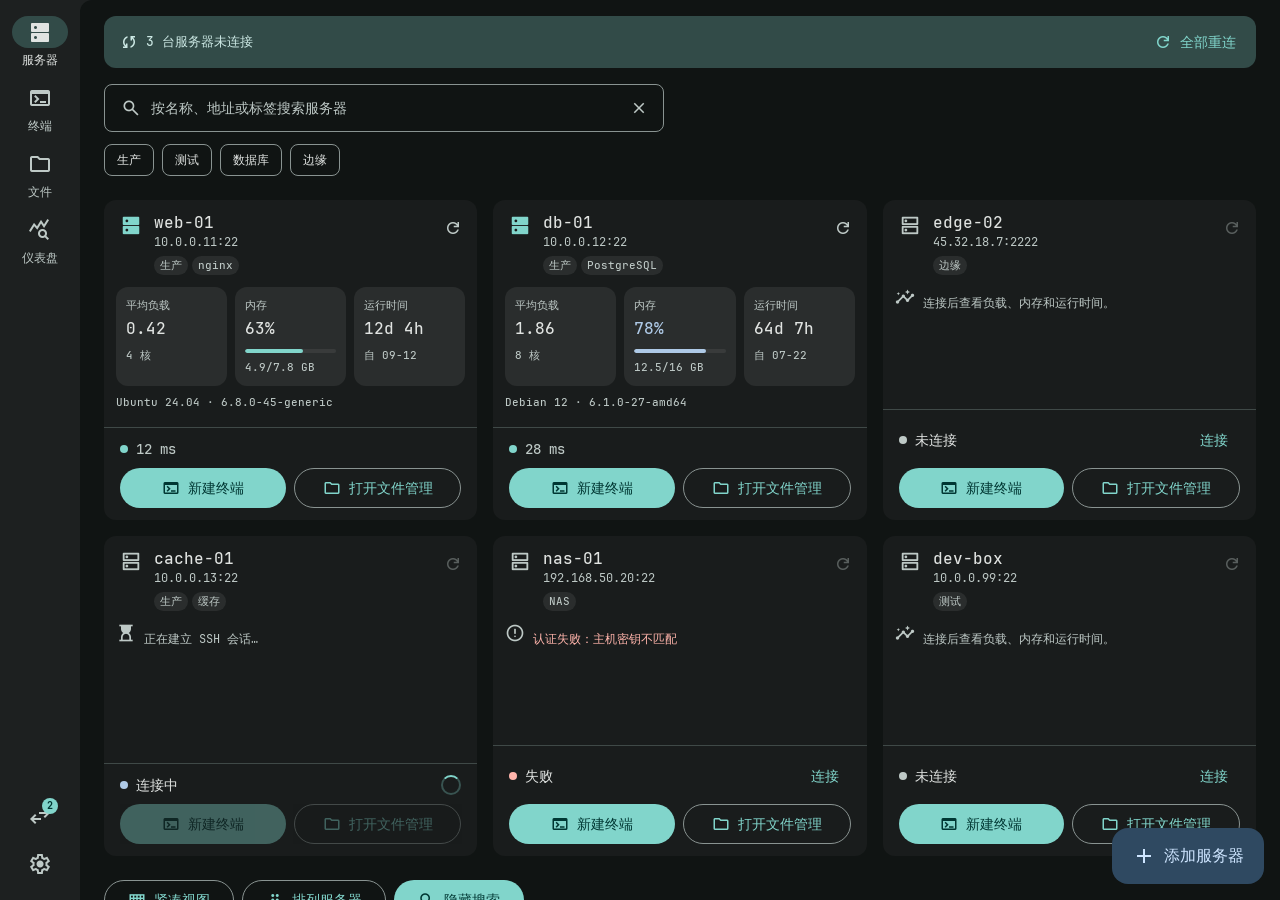
<file: docs/ui/prototype.html>
<!DOCTYPE html>
<html lang="zh-CN">
<head>
<meta charset="utf-8">
<meta name="viewport" content="width=device-width, initial-scale=1">
<title>BareZen-SSH · 界面原型</title>
<style>
/* ── Fonts ─────────────────────────────────────────────── */
@font-face{font-family:'JetBrains Mono';src:url('./fonts/JetBrainsMono-Regular.ttf') format('truetype');font-weight:400;font-style:normal;font-display:swap}
@font-face{font-family:'JetBrains Mono';src:url('./fonts/JetBrainsMono-Medium.ttf') format('truetype');font-weight:500;font-style:normal;font-display:swap}
@font-face{font-family:'JetBrains Mono';src:url('./fonts/JetBrainsMono-Bold.ttf') format('truetype');font-weight:700;font-style:normal;font-display:swap}
@font-face{font-family:'Material Symbols Outlined';src:url('./fonts/MaterialSymbolsOutlined.woff2') format('woff2');font-weight:100 700;font-style:normal;font-display:block}

/* ── M3 dark · seed #0F766E (tonalSpot) ────────────────── */
:root{
  --primary:#81d5cb; --on-primary:#003733;
  --primary-container:#00504a; --on-primary-container:#9df2e7;
  --secondary-container:#324b48; --on-secondary-container:#cce8e4;
  --tertiary:#aec9e6; --tertiary-container:#2f4961; --on-tertiary-container:#cee5ff;
  --error:#ffb4ab; --error-container:#93000a; --on-error-container:#ffdad6;
  --surface:#101413; --on-surface:#e0e3e1;
  --sc-lowest:#0b0f0e; --sc-low:#191c1c; --sc:#1d2020; --sc-high:#272b2a; --sc-highest:#323535;
  --on-surface-variant:#bec9c6; --outline:#899391; --outline-variant:#3f4947;
  --net-rx:#2dd4bf; --net-tx:#fbbf24;
  --term-bg:#1e1e1e; --term-fg:#cccccc; --term-cursor:#aeafad;
  --ansi-green:#0dbc79; --ansi-blue:#2472c8; --ansi-red:#cd3131; --ansi-dim:#8a8a8a;
  --font:'JetBrains Mono','Noto Sans CJK SC','Noto Sans SC','WenQuanYi Micro Hei',sans-serif;
}
*{box-sizing:border-box}
html,body{height:100%}
body{margin:0;background:var(--sc);color:var(--on-surface);font:400 14px/1.5 var(--font);-webkit-font-smoothing:antialiased;overflow:hidden}
button{font-family:var(--font)}
::selection{background:var(--primary-container);color:var(--on-primary-container)}

/* Material Symbols */
.ms{font-family:'Material Symbols Outlined';font-weight:400;font-style:normal;line-height:1;letter-spacing:normal;text-transform:none;display:inline-block;white-space:nowrap;word-wrap:normal;direction:ltr;font-feature-settings:'liga';-webkit-font-smoothing:antialiased;font-variation-settings:'opsz' 24,'wght' 400,'FILL' 0,'GRAD' 0;user-select:none}
.ms.fill{font-variation-settings:'opsz' 24,'wght' 400,'FILL' 1,'GRAD' 0}

/* Scrollbars */
.scroll{scrollbar-width:thin;scrollbar-color:rgba(190,201,198,.32) transparent}
.scroll::-webkit-scrollbar{width:12px;height:12px}
.scroll::-webkit-scrollbar-track{background:transparent}
.scroll::-webkit-scrollbar-thumb{background:rgba(190,201,198,.32);border:3px solid transparent;background-clip:padding-box;border-radius:99px}
.scroll::-webkit-scrollbar-thumb:hover{background:rgba(190,201,198,.5);background-clip:padding-box}

/* ── Shell ─────────────────────────────────────────────── */
.app{display:flex;height:100vh;min-width:1180px}
.rail{flex:0 0 80px;display:flex;flex-direction:column;align-items:center;padding-top:12px}
.rail-dest{display:flex;flex-direction:column;align-items:center;width:100%}
.ri{appearance:none;border:0;background:none;cursor:pointer;width:100%;display:flex;flex-direction:column;align-items:center;gap:4px;padding:4px 0 10px;color:var(--on-surface-variant)}
.ri .ind{width:56px;height:32px;border-radius:16px;display:grid;place-items:center;transition:background 120ms}
.ri:hover .ind{background:color-mix(in srgb,var(--secondary-container) 8%,transparent)}
.ri.on{color:var(--on-surface)}
.ri.on .ind{background:var(--secondary-container)}
.ri .ms{font-size:24px}
.rl{font-size:12px;line-height:16px;font-weight:500}
.rail-trail{margin-top:auto;padding-bottom:16px;display:flex;flex-direction:column;align-items:center;gap:8px}
.tbtn{position:relative;width:40px;height:40px;border-radius:20px;border:0;background:none;color:var(--on-surface-variant);display:grid;place-items:center;cursor:pointer;transition:background 120ms}
.tbtn:hover{background:color-mix(in srgb,var(--on-surface) 8%,transparent)}
.tbtn.on{color:var(--on-surface)}
.tbtn .ms{font-size:24px}
.bdg{position:absolute;top:2px;right:2px;min-width:16px;height:16px;padding:0 4px;border-radius:8px;background:var(--primary);color:var(--on-primary);font-size:10px;font-weight:700;line-height:16px;text-align:center}

.content{flex:1;min-width:0;background:var(--surface);border-top-left-radius:12px;overflow:hidden;position:relative}
.screen{display:none;flex-direction:column;height:100%}
.screen.on{display:flex}
.scroll{overflow-y:auto;overflow-x:hidden;min-height:0}

/* ── M3 controls ───────────────────────────────────────── */
.btn{height:40px;border-radius:20px;padding:0 24px;display:inline-flex;align-items:center;justify-content:center;gap:8px;font-size:14px;font-weight:500;line-height:1;border:0;cursor:pointer;transition:background 120ms;white-space:nowrap}
.btn .ms{font-size:18px}
.btn-fill{background:var(--primary);color:var(--on-primary)}
.btn-fill:hover{background:color-mix(in srgb,var(--primary) 92%,var(--on-primary))}
.btn-out{background:transparent;color:var(--primary);border:1px solid var(--outline);padding:0 23px}
.btn-out:hover{background:color-mix(in srgb,var(--primary) 8%,transparent)}
.btn-txt{background:none;color:var(--primary);padding:0 12px}
.btn-txt:hover{background:color-mix(in srgb,var(--primary) 8%,transparent)}
.btn[disabled]{opacity:.38;cursor:default;pointer-events:none}
.ib{width:40px;height:40px;border-radius:20px;border:0;background:none;color:var(--on-surface-variant);display:grid;place-items:center;cursor:pointer;transition:background 120ms;padding:0}
.ib:hover{background:color-mix(in srgb,var(--on-surface) 8%,transparent)}
.ib .ms{font-size:20px}
.ib.sm{width:32px;height:32px;border-radius:16px}
.ib.sm .ms{font-size:18px}
.ib.xs{width:28px;height:28px;border-radius:14px}
.ib.xs .ms{font-size:16px}
.ib[disabled]{opacity:.38;pointer-events:none}

.seg{display:inline-flex;border:1px solid var(--outline);border-radius:20px;overflow:hidden;height:40px}
.sg{height:100%;padding:0 16px;display:inline-flex;align-items:center;gap:8px;background:transparent;color:var(--on-surface);border:0;border-right:1px solid var(--outline);font-size:14px;font-weight:500;cursor:pointer;transition:background 120ms}
.sg:last-child{border-right:0}
.sg:hover{background:color-mix(in srgb,var(--on-surface) 8%,transparent)}
.sg.on{background:var(--secondary-container);color:var(--on-secondary-container)}
.sg.on:hover{background:var(--secondary-container)}
.sg .ms{font-size:18px}

.m3f{position:relative;height:56px;border:1px solid var(--outline);border-radius:8px;padding:0 16px;display:flex;align-items:center;color:var(--on-surface);font-size:16px}
.m3f .fl{position:absolute;top:-9px;left:12px;background:var(--surface);padding:0 4px;font-size:11px;font-weight:500;line-height:18px;color:var(--on-surface-variant)}

.sw{width:52px;height:32px;border-radius:16px;border:0;background:var(--sc-highest);box-shadow:inset 0 0 0 1px var(--outline);position:relative;cursor:pointer;padding:0;transition:background 120ms;flex-shrink:0}
.sw .th{position:absolute;top:8px;left:8px;width:16px;height:16px;border-radius:50%;background:var(--outline);transition:all 120ms}
.sw.on{background:var(--primary);box-shadow:none}
.sw.on .th{top:4px;left:20px;width:24px;height:24px;background:var(--on-primary)}
.cb{width:18px;height:18px;border-radius:4px;border:2px solid var(--outline);background:none;display:grid;place-items:center;padding:0;cursor:pointer;color:var(--on-primary);flex-shrink:0}
.cb .ms{font-size:14px;font-variation-settings:'opsz' 24,'wght' 500,'FILL' 0,'GRAD' 0;visibility:hidden}
.cb.on{background:var(--primary);border-color:var(--primary)}
.cb.on .ms{visibility:visible}

.chipf{height:32px;border-radius:8px;border:1px solid var(--outline);background:transparent;color:var(--on-surface);padding:0 12px;font-size:12px;font-weight:500;display:inline-flex;align-items:center;gap:6px;cursor:pointer;transition:background 120ms}
.chipf:hover{background:color-mix(in srgb,var(--on-surface) 8%,transparent)}

.dv{height:1px;background:var(--outline-variant);border:0;margin:0}
.card{background:var(--sc-low);border-radius:12px;overflow:hidden}
.spin{width:20px;height:20px;border:2px solid color-mix(in srgb,var(--primary) 30%,transparent);border-top-color:var(--primary);border-radius:50%;animation:spin 900ms linear infinite;flex-shrink:0}
@keyframes spin{to{transform:rotate(360deg)}}
.dot{width:8px;height:8px;border-radius:50%;flex-shrink:0}
.dot7{width:7px;height:7px;border-radius:50%;flex-shrink:0}

/* ── S1 服务器 dashboard ───────────────────────────────── */
#home{overflow-y:auto;position:relative}
.pad{padding:0 24px}
.banner{margin-top:16px;background:var(--secondary-container);color:var(--on-secondary-container);border-radius:12px;padding:6px 8px 6px 16px;display:flex;align-items:center;gap:8px}
.banner .ms{font-size:18px}
.banner .bt{font-size:13px;font-weight:500;flex:1}
.banner .btn-txt{color:var(--primary)}
.searchbar{margin-top:16px;width:min(100%,560px);height:48px;border:1px solid var(--outline);border-radius:8px;padding:0 8px 0 16px;display:flex;align-items:center;gap:10px;color:var(--on-surface-variant)}
.searchbar .ph{flex:1;font-size:14px}
.searchbar .ms{font-size:20px}
.tags{display:flex;flex-wrap:wrap;gap:8px;padding-top:12px}
.grid{display:grid;grid-template-columns:repeat(auto-fill,minmax(300px,1fr));gap:16px;padding:24px;justify-content:start;align-items:stretch}

#home .card{height:320px;padding:12px 0;display:flex;flex-direction:column;cursor:pointer;transition:background 120ms;position:relative}
#home .card:hover{background:color-mix(in srgb,var(--sc-low) 94%,var(--on-surface))}
#home .card:focus-visible{outline:2px solid var(--primary);outline-offset:-2px}
.card-hd{display:flex;align-items:flex-start;gap:12px;padding:0 8px 0 16px}
.card-hd>.ms{font-size:22px;color:var(--on-surface-variant);margin-top:2px}
.card-hd.live>.ms{color:var(--primary)}
.card-tt{flex:1;min-width:0}
.card-tt .nm{font-size:16px;font-weight:500;line-height:1.35;white-space:nowrap;overflow:hidden;text-overflow:ellipsis}
.card-tt .ad{font-size:12px;color:var(--on-surface-variant);line-height:1.4;white-space:nowrap;overflow:hidden;text-overflow:ellipsis}
.card-badges{display:flex;flex-wrap:wrap;gap:4px;margin-top:6px}
.bch{background:color-mix(in srgb,var(--sc-highest) 70%,transparent);color:var(--on-surface-variant);border-radius:999px;padding:2px 6px;font-size:11px;font-weight:500;line-height:1.3}
.card-stats{flex:1;padding:12px 12px 0;min-height:0}
.trow{display:flex;gap:8px}
.tile{flex:1;min-width:0;background:color-mix(in srgb,var(--sc-highest) 70%,transparent);border-radius:12px;padding:10px}
.tile .tl{font-size:11px;font-weight:500;color:var(--on-surface-variant);white-space:nowrap;overflow:hidden;text-overflow:ellipsis}
.tile .tv{font-size:16px;font-weight:500;margin-top:4px;white-space:nowrap;overflow:hidden;text-overflow:ellipsis}
.tile .tv.warn{color:var(--tertiary)} .tile .tv.bad{color:var(--error)}
.tile .tp{height:4px;border-radius:999px;background:rgba(224,227,225,.08);margin-top:8px;overflow:hidden}
.tile .tp i{display:block;height:100%;border-radius:999px;background:var(--primary)}
.tile .tp i.warn{background:var(--tertiary)} .tile .tp i.bad{background:var(--error)}
.tile .td{font-size:11px;font-weight:500;color:var(--on-surface-variant);margin-top:6px;white-space:nowrap;overflow:hidden;text-overflow:ellipsis}
.syslbl{font-size:11px;font-weight:500;color:var(--on-surface-variant);margin-top:8px;white-space:nowrap;overflow:hidden;text-overflow:ellipsis}
.msg\boxed{background:color-mix(in srgb,var(--sc-highest) 55%,transparent);border-radius:12px;padding:16px 12px;display:flex;gap:12px;align-items:center}
.msgbox .ms{font-size:20px;color:var(--on-surface-variant);flex-shrink:0}
.msgbox .tx{font-size:12px;line-height:1.5;color:var(--on-surface-variant)}
.msgbox.err .tx{color:var(--error)}
.card-dv{margin:12px 0 0}
.st{display:flex;align-items:center;gap:8px;padding:10px 16px 0;min-height:32px}
.st .lb{font-size:14px;font-weight:500}
.st .lat{font-size:14px;font-weight:500;color:var(--on-surface-variant)}
.st .lat.warn{color:var(--tertiary)} .st .lat.bad{color:var(--error)}
.st .sp{margin-left:auto}
.qa{display:flex;gap:8px;padding:8px 16px 0}
.qa .btn{flex:1;padding:0 8px;min-width:0}
.qa .btn span{overflow:hidden;text-overflow:ellipsis}
.foot{display:flex;gap:8px;padding:0 24px 24px}
.fab{position:fixed;right:16px;bottom:16px;height:56px;border-radius:16px;border:0;background:var(--tertiary-container);color:var(--on-tertiary-container);display:inline-flex;align-items:center;gap:8px;padding:0 20px;font-size:16px;font-weight:500;cursor:pointer;transition:background 120ms;z-index:5}
.fab:hover{background:color-mix(in srgb,var(--tertiary-container) 92%,var(--on-tertiary-container))}
.fab .ms{font-size:24px}

/* ── Workspace: tab strip ──────────────────────────────── */
.tbar{height:40px;background:var(--sc-high);display:flex;align-items:stretch;flex-shrink:0}
.tc{height:40px;padding:0 16px;display:flex;align-items:center;gap:6px;background:none;border:0;border-bottom:2px solid transparent;color:var(--on-surface-variant);font-size:12px;font-weight:500;cursor:pointer;transition:background 120ms}
.tc:hover{background:color-mix(in srgb,var(--on-surface) 6%,transparent)}
.tc .ms{font-size:16px}
.tc.on{color:var(--primary);border-bottom-color:var(--primary)}
.tc.on:hover{background:none}
.tsp{flex:1}
.trg{display:flex;align-items:center;gap:2px;padding:0 8px}

/* ── S2 终端 ───────────────────────────────────────────── */
.term{flex:1;min-height:0;background:var(--term-bg);color:var(--term-fg);font-size:13px;line-height:20px;padding:12px 16px;overflow:auto;white-space:pre;cursor:text}
.term .dim{color:var(--ansi-dim)}
.term .u{color:var(--ansi-green)}
.term .p{color:var(--ansi-blue)}
.term .ok{color:var(--ansi-green)}
.term .err{color:var(--ansi-red)}
.term .b{color:#e5e5e5;font-weight:500}
.cursor{display:inline-block;width:8px;height:16px;background:var(--term-cursor);color:var(--term-bg);vertical-align:text-bottom;animation:blink 1.1s steps(1) infinite}
@keyframes blink{50%{opacity:0}}
.tstat{height:30px;background:var(--sc-high);border-top:1px solid var(--outline-variant);display:flex;align-items:center;gap:16px;padding:0 12px;font-size:11px;font-weight:500;flex-shrink:0}
.tstat .l{display:flex;align-items:center;gap:8px}
.tstat .conn{color:var(--primary)}
.tstat .srv{color:var(--on-surface);font-weight:700}
.tstat .r{margin-left:auto;display:flex;align-items:center;gap:16px}
.tstat .m{display:flex;align-items:center;gap:6px;color:var(--on-surface-variant)}
.tstat .m .ms{font-size:14px}

/* ── S3 文件（双栏 SFTP） ─────────────────────────────── */
.panes{flex:1;min-height:0;display:flex}
.pane{flex:1;min-width:0;display:flex;flex-direction:column}
.pdiv{flex:0 0 1px;background:var(--outline-variant)}
.ptools{height:44px;display:flex;align-items:center;gap:2px;padding:0 8px;border-bottom:1px solid var(--outline-variant);flex-shrink:0}
.pathf{flex:1;min-width:0;height:32px;border:1px solid var(--outline);border-radius:8px;padding:0 10px;display:flex;align-items:center;gap:8px;font-size:12px;color:var(--on-surface);margin-left:4px}
.pathf .ms{font-size:16px;color:var(--on-surface-variant);flex-shrink:0}
.pathf .pt{white-space:nowrap;overflow:hidden;text-overflow:ellipsis}
.thead,.frow{display:grid;grid-template-columns:1fr 76px 108px;gap:8px;padding:0 12px;align-items:center}
.thead{height:32px;font-size:11px;font-weight:500;color:var(--on-surface-variant);border-bottom:1px solid var(--outline-variant);flex-shrink:0}
.thead .r,.frow .r{text-align:right}
.flist{flex:1;min-height:0;overflow-y:auto;scrollbar-width:thin;scrollbar-color:rgba(190,201,198,.32) transparent}
.flist::-webkit-scrollbar{width:12px}
.flist::-webkit-scrollbar-track{background:transparent}
.flist::-webkit-scrollbar-thumb{background:rgba(190,201,198,.32);border:3px solid transparent;background-clip:padding-box;border-radius:99px}
.frow{height:36px;font-size:12px;cursor:default;transition:background 100ms}
.frow:hover{background:color-mix(in srgb,var(--on-surface) 6%,transparent)}
.frow.sel{background:var(--secondary-container)}
.frow .nm{display:flex;align-items:center;gap:8px;min-width:0}
.frow .nm span{white-space:nowrap;overflow:hidden;text-overflow:ellipsis}
.frow .ms{font-size:18px;color:var(--on-surface-variant);flex-shrink:0}
.frow.dir .ms{color:var(--primary)}
.frow .r{font-size:11px;color:var(--on-surface-variant);white-space:nowrap}
.xfer{height:44px;border-top:1px solid var(--outline-variant);display:flex;align-items:center;gap:12px;padding:0 16px;flex-shrink:0}
.xfer>.ms{font-size:18px;color:var(--primary)}
.xfer .fn{font-size:12px;white-space:nowrap;overflow:hidden;text-overflow:ellipsis}
.xbar{flex:1;max-width:360px;height:4px;border-radius:999px;background:rgba(224,227,225,.08);overflow:hidden}
.xbar i{display:block;height:100%;width:68%;border-radius:999px;background:var(--primary)}
.xmeta{font-size:11px;font-weight:500;color:var(--on-surface-variant);white-space:nowrap}

/* ── S4 仪表盘（实时活动） ────────────────────────────── */
.dhead{height:52px;display:flex;align-items:center;gap:8px;padding:0 8px 0 16px;flex-shrink:0}
.dhead .tt{font-size:16px;font-weight:500}
.dsrc{height:36px;background:var(--secondary-container);color:var(--on-secondary-container);display:flex;align-items:center;gap:8px;padding:0 16px;font-size:12px;font-weight:500;flex-shrink:0}
.dsrc .ms{font-size:18px}
.dbody{padding:12px 12px 16px}
.srow{display:flex;gap:8px}
.cc{border:1px solid var(--outline-variant);border-radius:8px;padding:10px 12px 8px;margin-top:8px}
.cc:first-child{margin-top:0}
.cch{display:flex;align-items:center;gap:8px}
.cch .ti{font-size:14px;font-weight:500}
.cch .sub{margin-left:auto;font-size:11px;font-weight:500;color:var(--on-surface-variant);text-align:right;white-space:nowrap;overflow:hidden;text-overflow:ellipsis}
.cch .sub .rx{color:var(--net-rx);font-weight:700}
.cch .sub .tx{color:var(--net-tx);font-weight:700}
.cw{height:120px;margin-top:6px}
.cw svg{display:block;width:100%;height:120px}
.gridln{stroke:var(--outline-variant);stroke-width:1;opacity:.45}
.ln{fill:none;stroke-width:2;stroke-linejoin:round;stroke-linecap:round}
.ln-cpu{stroke:var(--primary)} .ln-mem{stroke:var(--tertiary)}
.ln-rx{stroke:var(--net-rx)} .ln-tx{stroke:var(--net-tx)}
.drow{display:flex;align-items:center;gap:12px;margin-top:10px}
.drow .dp{font-size:12px;width:118px;flex-shrink:0;white-space:nowrap;overflow:hidden;text-overflow:ellipsis}
.drow .dt{flex:1;height:6px;border-radius:4px;background:var(--sc-highest);overflow:hidden}
.drow .dt i{display:block;height:100%;border-radius:4px;background:var(--primary)}
.drow .dt i.warn{background:var(--tertiary)} .drow .dt i.bad{background:var(--error)}
.drow .dsz{font-size:11px;font-weight:500;color:var(--on-surface-variant);width:132px;text-align:right;flex-shrink:0}
.drow .dpct{font-size:11px;font-weight:500;width:34px;text-align:right;flex-shrink:0}
.drow .dpct.warn{color:var(--tertiary)} .drow .dpct.bad{color:var(--error)}

/* ── S5 端口转发 ──────────────────────────────────────── */
.formpage{padding:24px 24px 40px;max-width:800px}
.ptitle{font-size:16px;font-weight:500}
.pdesc{font-size:14px;color:var(--on-surface-variant);margin-top:12px}
.fgrp{width:300px;max-width:100%}
.fgrp .gl{font-size:14px;font-weight:500}
.frowfields{display:flex;flex-wrap:wrap;gap:12px;margin-top:16px}
.cbx{display:flex;gap:16px;align-items:flex-start;padding:10px 0;cursor:pointer}
.cbx .cb{margin-top:2px}
.cbx .ct{font-size:14px}
.cbx .cs{font-size:12px;color:var(--on-surface-variant);margin-top:2px}
.sect{margin-top:24px}
.sect .sh{font-size:14px;font-weight:500}
.lt{display:flex;align-items:center;gap:16px;min-height:56px;padding:6px 0}
.lt>.ms{font-size:24px;color:var(--on-surface-variant);flex-shrink:0}
.lt .col{flex:1;min-width:0}
.lt .t{font-size:15px;white-space:nowrap;overflow:hidden;text-overflow:ellipsis}
.lt .s{font-size:12px;color:var(--on-surface-variant);margin-top:2px}
.lt .trl{display:flex;align-items:center;gap:4px;flex-shrink:0}

/* ── S6 设置 ──────────────────────────────────────────── */
.setwrap{flex:1;display:flex;min-width:0}
.setcat{flex:0 0 240px;background:var(--sc-low);padding:16px 12px 24px;overflow-y:auto;scrollbar-width:thin;scrollbar-color:rgba(190,201,198,.32) transparent}
.setcat::-webkit-scrollbar{width:12px}
.setcat::-webkit-scrollbar-thumb{background:rgba(190,201,198,.32);border:3px solid transparent;background-clip:padding-box;border-radius:99px}
.si{width:100%;height:44px;border:0;border-radius:10px;background:none;display:flex;align-items:center;gap:14px;padding:0 14px;color:var(--on-surface);font-size:14px;cursor:pointer;margin-bottom:4px;text-align:left;transition:background 120ms}
.si .ms{font-size:22px;color:var(--on-surface-variant)}
.si:hover{background:color-mix(in srgb,var(--on-surface) 6%,transparent)}
.si.on{background:color-mix(in srgb,var(--primary-container) 45%,transparent)}
.si.on .ms{color:var(--on-primary-container)}
.setmain{flex:1;min-width:0;overflow-y:auto;background:var(--surface);display:flex;justify-content:center;scrollbar-width:thin;scrollbar-color:rgba(190,201,198,.32) transparent}
.setmain::-webkit-scrollbar{width:12px}
.setmain::-webkit-scrollbar-thumb{background:rgba(190,201,198,.32);border:3px solid transparent;background-clip:padding-box;border-radius:99px}
.setinner{width:100%;max-width:720px;align-self:flex-start;padding:24px 24px 32px}
.setsec{display:none}
.setsec.on{display:block}
.stitle{font-size:16px;font-weight:500;margin-bottom:8px}
.sblock{padding:16px}
.srow{display:flex;align-items:center;gap:16px;padding:8px 0;min-height:56px}
.srow .col{flex:1;min-width:0}
.srow .t{font-size:14px}
.srow .s{font-size:12px;color:var(--on-surface-variant);margin-top:2px;line-height:1.5}
.srow .tv{font-size:14px;color:var(--on-surface-variant);display:flex;align-items:center;gap:2px;white-space:nowrap}
.srow .tv .ms{font-size:20px}
.srow .btn-txt{height:36px}
.sdesc{font-size:14px;color:var(--on-surface-variant);line-height:1.5}
.mono-s{font-size:11px;color:var(--on-surface-variant)}

/* ── AI 侧栏（终端右分栏）· Codex 式头/输入 ───────────── */
.tsplit{flex:1;min-height:0;display:flex}
.tleft{flex:1;min-width:0;display:flex;flex-direction:column}
.tsplit.closed .aiside{display:none}
.aiside{flex:0 0 360px;background:var(--sc-low);border-left:1px solid var(--outline-variant);display:flex;flex-direction:column;min-width:0}
.aihd{padding:6px 8px;border-bottom:1px solid var(--outline-variant);flex-shrink:0;display:grid;grid-template-columns:32px minmax(0,1fr) 32px;align-items:center;position:relative}
.menuw{position:relative;min-width:0;display:flex}
.menuw.r{justify-content:flex-end}
.ctitle{flex:1;min-width:0;height:32px;border:0;background:none;color:var(--on-surface);font-size:13px;font-weight:500;display:flex;align-items:center;justify-content:center;gap:2px;cursor:pointer;border-radius:8px;padding:0 6px;font-family:var(--font)}
.ctitle:hover{background:color-mix(in srgb,var(--on-surface) 6%,transparent)}
.ctitle .tx{white-space:nowrap;overflow:hidden;text-overflow:ellipsis}
.ctitle .ms{font-size:18px;color:var(--on-surface-variant);flex-shrink:0}

.pop{position:absolute;background:var(--sc-high);border:1px solid var(--outline-variant);border-radius:8px;padding:4px;min-width:180px;max-width:280px;z-index:20;box-shadow:0 4px 12px rgba(0,0,0,.35)}
.pop[hidden]{display:none}
.pop button{width:100%;min-height:32px;border:0;border-radius:6px;background:none;color:var(--on-surface);font-size:12px;text-align:left;padding:6px 10px;cursor:pointer;display:flex;align-items:center;gap:8px;font-family:var(--font);white-space:nowrap}
.pop button:hover{background:color-mix(in srgb,var(--on-surface) 8%,transparent)}
.pop .ms{font-size:16px;color:var(--on-surface-variant);flex-shrink:0}
.pop .ck{margin-left:auto;color:var(--primary)}
.pop hr{margin:4px 0}
.tmenu{top:40px;left:0;right:0;width:auto}
.dmenu{top:40px;right:0}
.rmenu{bottom:34px;right:0;width:230px}
[data-aiside].on{color:var(--primary)}

.aimsg{flex:1;min-height:0;padding:16px 12px;display:flex;flex-direction:column;gap:8px}
.ab{max-width:100%;border:1px solid var(--outline-variant);border-radius:12px;padding:6px 12px;font-size:12.5px;line-height:1.6;word-break:break-word}
.ab.u{align-self:flex-end;background:var(--secondary-container);color:var(--on-secondary-container);border-color:transparent}
.ab.a{align-self:flex-start;background:var(--sc)}

.pcard,.tcard{border:1px solid var(--outline-variant);border-radius:12px;background:var(--sc-highest);overflow:hidden}
.pcard .ph,.tcard .ph{display:flex;align-items:center;gap:8px;padding:9px 12px}
.pcard .ph .ms,.tcard .ph .ms{font-size:16px;color:var(--primary);flex-shrink:0}
.pcard .ph .pt,.tcard .ph .pt{flex:1;min-width:0;font-size:12px;font-weight:600;white-space:nowrap;overflow:hidden;text-overflow:ellipsis}
.pcard .bd{border-top:1px solid var(--outline-variant);padding:8px 12px 12px}
.pcard .det{font-size:11.5px;line-height:1.5;color:var(--on-surface);white-space:pre-wrap;word-break:break-all}
.pcard .tgt{font-size:11px;color:var(--on-surface-variant);margin-top:4px}
.pcard .acts{display:flex;gap:4px;margin-top:12px;align-items:center}
.pcard .acts .btn{height:36px;font-size:13px;padding:0 14px;border-radius:18px}
.abadge{background:var(--primary-container);color:var(--on-primary-container);border-radius:6px;padding:2px 6px;font-size:10px;font-weight:700;line-height:1.4;flex-shrink:0}
.tcard .bd{border-top:1px solid var(--outline-variant);padding:0 12px 10px;font-size:11.5px;line-height:1.5;color:var(--on-surface-variant);white-space:pre-wrap}
.tcard summary{cursor:pointer;list-style:none}
.tcard summary::-webkit-details-marker{display:none}
.tcard summary .ms{font-size:16px;color:var(--on-surface-variant);transition:transform 120ms}
.tcard[open] summary .ms{transform:rotate(180deg)}

.ain{margin:0 12px 12px;background:var(--sc-highest);border-radius:16px;padding:10px 8px 8px 12px;display:flex;flex-direction:column;gap:4px;flex-shrink:0;border:1px solid var(--outline-variant)}
.ain .ph{font-size:12.5px;color:var(--on-surface-variant);line-height:1.5;padding:2px 4px;white-space:nowrap;overflow:hidden;text-overflow:ellipsis}
.ain .row{display:flex;align-items:center;gap:4px}
.ain .sp{flex:1}
.ain .ib{color:var(--on-surface-variant)}
.ain .ib:hover{background:color-mix(in srgb,var(--on-surface) 10%,transparent)}
.pill{height:28px;border:1px solid var(--outline-variant);border-radius:14px;background:none;color:var(--primary);padding:0 10px;display:inline-flex;align-items:center;gap:6px;font-size:11.5px;font-weight:500;cursor:pointer;white-space:nowrap;font-family:var(--font);transition:background 120ms}
.pill:hover{background:color-mix(in srgb,var(--primary) 10%,transparent)}
.pill .ms{font-size:15px}
.mselw{position:relative;flex-shrink:0;display:flex}
.msel{height:28px;border:0;border-radius:14px;background:transparent;color:var(--on-surface);padding:0 6px 0 8px;display:inline-flex;align-items:center;gap:2px;font-size:11.5px;font-weight:500;cursor:pointer;max-width:170px;font-family:var(--font)}
.msel:hover{background:color-mix(in srgb,var(--on-surface) 8%,transparent)}
.msel .vl{white-space:nowrap;overflow:hidden;text-overflow:ellipsis}
.msel .ms{font-size:16px;color:var(--on-surface-variant);flex-shrink:0}
.send{width:32px;height:32px;border-radius:16px;border:0;background:var(--primary);color:var(--on-primary);display:grid;place-items:center;cursor:pointer;padding:0;transition:background 120ms;flex-shrink:0}
.send:hover{background:color-mix(in srgb,var(--primary) 92%,var(--on-primary))}
.send .ms{font-size:18px}
.send[disabled]{opacity:.38;cursor:default;pointer-events:none}

/* 单选行（设置 · 命令执行策略） */
.rdrow{width:100%;display:flex;gap:16px;align-items:flex-start;padding:10px 0;min-height:56px;cursor:pointer;text-align:left;border:0;background:none;font-family:var(--font);color:inherit}
.rdrow .col{flex:1;min-width:0}
.rdrow .t{font-size:14px}
.rdrow .s{font-size:12px;color:var(--on-surface-variant);margin-top:2px;line-height:1.5}
.rd{width:18px;height:18px;border-radius:50%;border:2px solid var(--outline);display:grid;place-items:center;padding:0;background:none;flex-shrink:0;margin-top:2px;transition:border-color 120ms}
.rd::after{content:'';width:10px;height:10px;border-radius:50%;background:var(--primary);transform:scale(0);transition:transform 120ms}
.rd.on{border-color:var(--primary)}
.rd.on::after{transform:scale(1)}

@media (prefers-reduced-motion: reduce){
  *,*::before,*::after{transition:none!important;animation:none!important}
}
</style>
</head>
<body>
<div class="app">

  <!-- ── NavigationRail ──────────────────────────────── -->
  <nav class="rail" aria-label="主导航">
    <div class="rail-dest">
      <button class="ri" data-go="home" aria-current="page"><span class="ind"><span class="ms">dns</span></span><span class="rl">服务器</span></button>
      <button class="ri" data-go="terminal"><span class="ind"><span class="ms">terminal</span></span><span class="rl">终端</span></button>
      <button class="ri" data-go="sftp"><span class="ind"><span class="ms">folder</span></span><span class="rl">文件</span></button>
      <button class="ri" data-go="dash"><span class="ind"><span class="ms">query_stats</span></span><span class="rl">仪表盘</span></button>
    </div>
    <div class="rail-trail">
      <button class="tbtn" data-go="ports" title="端口转发" aria-label="端口转发"><span class="ms">swap_horiz</span><span class="bdg">2</span></button>
      <button class="tbtn" data-go="settings" title="设置" aria-label="设置"><span class="ms">settings</span></button>
    </div>
  </nav>

  <!-- ── Content ─────────────────────────────────────── -->
  <main class="content">

    <!-- S1 · 服务器 ─────────────────────────────────── -->
    <section class="screen scroll" id="home" aria-label="服务器">
      <div class="pad">
        <div class="banner">
          <span class="ms">sync</span>
          <span class="bt">3 台服务器未连接</span>
          <button class="btn btn-txt" type="button"><span class="ms">refresh</span><span>全部重连</span></button>
        </div>
        <div class="searchbar">
          <span class="ms">search</span>
          <span class="ph">按名称、地址或标签搜索服务器</span>
          <button class="ib sm" type="button" title="隐藏搜索" data-stop><span class="ms">close</span></button>
        </div>
        <div class="tags">
          <button class="chipf" type="button">生产</button>
          <button class="chipf" type="button">测试</button>
          <button class="chipf" type="button">数据库</button>
          <button class="chipf" type="button">边缘</button>
        </div>
      </div>

      <div class="grid">
        <!-- web-01 · connected -->
        <div class="card" role="button" tabindex="0" data-go="dash" aria-label="web-01 服务器详情">
          <div class="card-hd live">
            <span class="ms fill">dns</span>
            <div class="card-tt">
              <div class="nm">web-01</div>
              <div class="ad">10.0.0.11:22</div>
              <div class="card-badges"><span class="bch">生产</span><span class="bch">nginx</span></div>
            </div>
            <button class="ib sm" type="button" title="刷新统计" data-stop><span class="ms">refresh</span></button>
          </div>
          <div class="card-stats">
            <div class="trow">
              <div class="tile"><div class="tl">平均负载</div><div class="tv">0.42</div><div class="td">4 核</div></div>
              <div class="tile"><div class="tl">内存</div><div class="tv">63%</div><div class="tp"><i style="width:63%"></i></div><div class="td">4.9/7.8 GB</div></div>
              <div class="tile"><div class="tl">运行时间</div><div class="tv">12d 4h</div><div class="td">自 09-12</div></div>
            </div>
            <div class="syslbl">Ubuntu 24.04 · 6.8.0-45-generic</div>
          </div>
          <hr class="dv card-dv">
          <div class="st"><span class="dot" style="background:var(--primary)"></span><span class="lat">12 ms</span><span class="sp"></span></div>
          <div class="qa">
            <button class="btn btn-fill" type="button" data-go="terminal" data-stop><span class="ms">terminal</span><span>新建终端</span></button>
            <button class="btn btn-out" type="button" data-go="sftp" data-stop><span class="ms">folder</span><span>打开文件管理</span></button>
          </div>
        </div>

        <!-- db-01 · connected (memory warn) -->
        <div class="card" role="button" tabindex="0" data-go="dash" aria-label="db-01 服务器详情">
          <div class="card-hd live">
            <span class="ms fill">dns</span>
            <div class="card-tt">
              <div class="nm">db-01</div>
              <div class="ad">10.0.0.12:22</div>
              <div class="card-badges"><span class="bch">生产</span><span class="bch">PostgreSQL</span></div>
            </div>
            <button class="ib sm" type="button" title="刷新统计" data-stop><span class="ms">refresh</span></button>
          </div>
          <div class="card-stats">
            <div class="trow">
              <div class="tile"><div class="tl">平均负载</div><div class="tv">1.86</div><div class="td">8 核</div></div>
              <div class="tile"><div class="tl">内存</div><div class="tv warn">78%</div><div class="tp"><i class="warn" style="width:78%"></i></div><div class="td">12.5/16 GB</div></div>
              <div class="tile"><div class="tl">运行时间</div><div class="tv">64d 7h</div><div class="td">自 07-22</div></div>
            </div>
            <div class="syslbl">Debian 12 · 6.1.0-27-amd64</div>
          </div>
          <hr class="dv card-dv">
          <div class="st"><span class="dot" style="background:var(--primary)"></span><span class="lat">28 ms</span><span class="sp"></span></div>
          <div class="qa">
            <button class="btn btn-fill" type="button" data-go="terminal" data-stop><span class="ms">terminal</span><span>新建终端</span></button>
            <button class="btn btn-out" type="button" data-go="sftp" data-stop><span class="ms">folder</span><span>打开文件管理</span></button>
          </div>
        </div>

        <!-- edge-02 · not connected -->
        <div class="card" role="button" tabindex="0" data-go="dash" aria-label="edge-02 服务器详情">
          <div class="card-hd">
            <span class="ms">dns</span>
            <div class="card-tt">
              <div class="nm">edge-02</div>
              <div class="ad">45.32.18.7:2222</div>
              <div class="card-badges"><span class="bch">边缘</span></div>
            </div>
            <button class="ib sm" type="button" title="刷新统计" disabled><span class="ms">refresh</span></button>
          </div>
          <div class="card-stats">
            <div class="msgbox">
              <span class="ms">insights</span>
              <span class="tx">连接后查看负载、内存和运行时间。</span>
            </div>
          </div>
          <hr class="dv card-dv">
          <div class="st"><span class="dot" style="background:var(--on-surface-variant)"></span><span class="lb">未连接</span><span class="sp"></span><button class="btn btn-txt" type="button" data-stop>连接</button></div>
          <div class="qa">
            <button class="btn btn-fill" type="button" data-go="terminal" data-stop><span class="ms">terminal</span><span>新建终端</span></button>
            <button class="btn btn-out" type="button" data-go="sftp" data-stop><span class="ms">folder</span><span>打开文件管理</span></button>
          </div>
        </div>

        <!-- cache-01 · connecting -->
        <div class="card" role="button" tabindex="0" data-go="dash" aria-label="cache-01 服务器详情">
          <div class="card-hd">
            <span class="ms">dns</span>
            <div class="card-tt">
              <div class="nm">cache-01</div>
              <div class="ad">10.0.0.13:22</div>
              <div class="card-badges"><span class="bch">生产</span><span class="bch">缓存</span></div>
            </div>
            <button class="ib sm" type="button" title="刷新统计" disabled><span class="ms">refresh</span></button>
          </div>
          <div class="card-stats">
            <div class="msgbox">
              <span class="ms">hourglass_top</span>
              <span class="tx">正在建立 SSH 会话…</span>
            </div>
          </div>
          <hr class="dv card-dv">
          <div class="st"><span class="dot" style="background:var(--tertiary)"></span><span class="lb">连接中</span><span class="sp"></span><span class="spin"></span></div>
          <div class="qa">
            <button class="btn btn-fill" type="button" disabled><span class="ms">terminal</span><span>新建终端</span></button>
            <button class="btn btn-out" type="button" disabled><span class="ms">folder</span><span>打开文件管理</span></button>
          </div>
        </div>

        <!-- nas-01 · failed -->
        <div class="card" role="button" tabindex="0" data-go="dash" aria-label="nas-01 服务器详情">
          <div class="card-hd">
            <span class="ms">dns</span>
            <div class="card-tt">
              <div class="nm">nas-01</div>
              <div class="ad">192.168.50.20:22</div>
              <div class="card-badges"><span class="bch">NAS</span></div>
            </div>
            <button class="ib sm" type="button" title="刷新统计" disabled><span class="ms">refresh</span></button>
          </div>
          <div class="card-stats">
            <div class="msgbox err">
              <span class="ms">error</span>
              <span class="tx">认证失败：主机密钥不匹配</span>
            </div>
          </div>
          <hr class="dv card-dv">
          <div class="st"><span class="dot" style="background:var(--error)"></span><span class="lb">失败</span><span class="sp"></span><button class="btn btn-txt" type="button" data-stop>连接</button></div>
          <div class="qa">
            <button class="btn btn-fill" type="button" data-go="terminal" data-stop><span class="ms">terminal</span><span>新建终端</span></button>
            <button class="btn btn-out" type="button" data-go="sftp" data-stop><span class="ms">folder</span><span>打开文件管理</span></button>
          </div>
        </div>

        <!-- dev-box · not connected -->
        <div class="card" role="button" tabindex="0" data-go="dash" aria-label="dev-box 服务器详情">
          <div class="card-hd">
            <span class="ms">dns</span>
            <div class="card-tt">
              <div class="nm">dev-box</div>
              <div class="ad">10.0.0.99:22</div>
              <div class="card-badges"><span class="bch">测试</span></div>
            </div>
            <button class="ib sm" type="button" title="刷新统计" disabled><span class="ms">refresh</span></button>
          </div>
          <div class="card-stats">
            <div class="msgbox">
              <span class="ms">insights</span>
              <span class="tx">连接后查看负载、内存和运行时间。</span>
            </div>
          </div>
          <hr class="dv card-dv">
          <div class="st"><span class="dot" style="background:var(--on-surface-variant)"></span><span class="lb">未连接</span><span class="sp"></span><button class="btn btn-txt" type="button" data-stop>连接</button></div>
          <div class="qa">
            <button class="btn btn-fill" type="button" data-go="terminal" data-stop><span class="ms">terminal</span><span>新建终端</span></button>
            <button class="btn btn-out" type="button" data-go="sftp" data-stop><span class="ms">folder</span><span>打开文件管理</span></button>
          </div>
        </div>
      </div>

      <div class="foot">
        <button class="btn btn-out" type="button"><span class="ms">view_compact</span><span>紧凑视图</span></button>
        <button class="btn btn-out" type="button"><span class="ms">drag_indicator</span><span>排列服务器</span></button>
        <button class="btn btn-fill" type="button"><span class="ms">search</span><span>隐藏搜索</span></button>
      </div>

      <button class="fab" type="button"><span class="ms">add</span><span>添加服务器</span></button>
    </section>

    <!-- Workspace 容器：终端 / 文件 / 仪表盘 共用标签条 -->
    <!-- S2 · 终端 ───────────────────────────────────── -->
    <section class="screen" id="terminal" aria-label="终端">
      <div class="tbar">
        <button class="tc" type="button" data-go="dash"><span class="ms">query_stats</span><span>仪表盘</span></button>
        <button class="tc on" type="button" data-go="terminal"><span class="ms">terminal</span><span>终端</span><span class="ib xs" data-stop title="关闭标签页"><span class="ms">close</span></span></button>
        <button class="tc" type="button" data-go="sftp"><span class="ms">folder</span><span>文件 · web-01</span><span class="ib xs" data-stop title="关闭标签页"><span class="ms">close</span></span></button>
        <span class="tsp"></span>
        <span class="trg">
          <button class="ib xs" type="button" title="新建终端" data-stop><span class="ms">add</span></button>
          <button class="ib xs" type="button" title="向右拆分" data-stop><span class="ms">vertical_split</span></button>
          <button class="ib xs" type="button" title="向下拆分" data-stop><span class="ms">horizontal_split</span></button>
          <button class="ib xs on" type="button" title="智能助手侧栏" data-aiside aria-pressed="true"><span class="ms">smart_toy</span></button>
        </span>
      </div>
      <div class="tsplit" data-tsplit>
        <div class="tleft">
      <div class="term scroll"><span class="dim">Last login: Wed Sep 24 09:12:44 2026 from 10.0.0.5</span>
<span class="u">root@web-01</span><span class="p">:~</span># systemctl status nginx --no-pager
<span class="ok">●</span> nginx.service - A high performance web server
     Loaded: loaded (/lib/systemd/system/nginx.service; enabled)
     Active: <span class="ok">active (running)</span> since Sun 2026-09-12 03:11:02 CST (12 days ago)
   Main PID: 812 (nginx)
      Tasks: 5 (limit: 9412)
     Memory: 18.4M
<span class="u">root@web-01</span><span class="p">:~</span># tail -n 3 /var/log/nginx/access.log
10.0.0.5 - - [24/Sep/2026:09:12:31] "GET /healthz HTTP/1.1" <span class="ok">200</span>
10.2.1.44 - - [24/Sep/2026:09:12:35] "GET / HTTP/1.1" <span class="b">304</span>
10.2.1.44 - - [24/Sep/2026:09:12:35] "GET /app.js HTTP/1.1" <span class="ok">200</span>
<span class="u">root@web-01</span><span class="p">:~</span># <span class="cursor"> </span></div>
      <div class="tstat">
        <span class="l"><span class="dot7" style="background:var(--primary)"></span><span class="conn">已连接</span><span class="srv">web-01</span></span>
        <span class="r">
          <span class="m" title="SSH 命令往返延迟"><span class="ms">bolt</span>SSH 往返 24 ms</span>
          <span class="m" title="负载"><span class="ms">speed</span>0.42</span>
          <span class="m" title="内存"><span class="ms">memory</span>4.9 / 7.8 GB</span>
          <span class="m" title="运行时间"><span class="ms">schedule</span>12d 4h</span>
        </span>
      </div>
        </div><!-- /.tleft -->
        <aside class="aiside" aria-label="智能助手">
          <div class="aihd">
            <span></span>
            <span class="menuw">
              <button class="ctitle" type="button" data-menu aria-haspopup="menu" aria-expanded="false">
                <span class="tx" data-ctitle>看看磁盘还够不够用</span><span class="ms">expand_more</span>
              </button>
              <div class="pop tmenu" role="menu" hidden>
                <button type="button" role="menuitem" data-newchat><span class="ms">add</span>新建对话</button>
                <hr class="dv">
                <button type="button" role="menuitem" data-ttl="看看磁盘还够不够用">看看磁盘还够不够用<span class="ms ck">check</span></button>
                <button type="button" role="menuitem" data-ttl="检查 nginx 为何启动失败">检查 nginx 为何启动失败</button>
                <button type="button" role="menuitem" data-ttl="优化 systemd 服务配置">优化 systemd 服务配置</button>
              </div>
            </span>
            <span class="menuw r">
              <button class="ib sm" type="button" title="更多" data-menu aria-haspopup="menu" aria-expanded="false"><span class="ms">more_horiz</span></button>
              <div class="pop dmenu" role="menu" hidden>
                <button type="button" role="menuitem" data-closepop><span class="ms">unfold_less</span>压缩对话</button>
                <button type="button" role="menuitem" data-closepop><span class="ms">delete_outline</span>删除对话</button>
              </div>
            </span>
          </div>
          <div class="aimsg scroll">
            <div class="ab u">看看磁盘还够不够用</div>
            <details class="tcard">
              <summary class="ph"><span class="ms">terminal</span><span class="pt">查看磁盘使用情况</span><span class="abadge">自动批准</span><span class="ms">expand_more</span></summary>
              <div class="bd">df -h /
/dev/vda1  49G  30G  17G  64% /</div>
            </details>
            <div class="ab a">/ 分区已用 64%，还剩 17 GB。需要我进一步分析 nginx 最近的错误日志吗？</div>
            <div class="ab u">分析 nginx 最近的错误日志</div>
            <div class="ab a">好的，我先读取 error.log 的最近 50 行：</div>
            <div class="pcard">
              <div class="ph"><span class="ms">terminal</span><span class="pt">读取 /var/log/nginx/error.log</span></div>
              <div class="bd">
                <div class="det">tail -n 50 /var/log/nginx/error.log</div>
                <div class="tgt">目标：web-01</div>
                <div class="acts">
                  <button class="btn btn-fill" type="button"><span class="ms">play_arrow</span><span>批准并运行</span></button>
                  <button class="btn btn-txt" type="button">拒绝</button>
                </div>
              </div>
            </div>
          </div>
          <div class="ain">
            <span class="ph" title="等待批准期间无法输入">例如：检查 nginx 为何启动失败</span>
            <div class="row">
              <button class="ib sm" type="button" title="添加上下文"><span class="ms">add</span></button>
              <button class="pill" type="button" data-pill title="命令执行策略 · 点击切换">
                <span class="ms">shield</span><span data-pillv>始终询问</span>
              </button>
              <span class="sp"></span>
              <span class="mselw">
                <button class="msel" type="button" data-menu aria-haspopup="menu" aria-expanded="false">
                  <span class="vl" data-mvl>deepseek-chat</span><span class="ms">expand_more</span>
                </button>
                <div class="pop rmenu" role="menu" hidden>
                  <button type="button" role="menuitem" data-mopt="DeepSeek · deepseek-chat">DeepSeek · deepseek-chat<span class="ms ck">check</span></button>
                  <button type="button" role="menuitem" data-mopt="OpenAI · gpt-5">OpenAI · gpt-5</button>
                  <button type="button" role="menuitem" data-mopt="Ollama · qwen3:14b">Ollama · qwen3:14b</button>
                  <hr class="dv">
                  <button type="button" role="menuitem" data-mmanage><span class="ms">settings</span>管理模型…</button>
                </div>
              </span>
              <button class="send" type="button" title="发送消息" disabled><span class="ms">arrow_upward</span></button>
            </div>
          </div>
        </aside>
      </div><!-- /.tsplit -->
    </section>

    <!-- S3 · 文件（双栏 SFTP） ──────────────────────── -->
    <section class="screen" id="sftp" aria-label="文件管理">
      <div class="tbar">
        <button class="tc" type="button" data-go="dash"><span class="ms">query_stats</span><span>仪表盘</span></button>
        <button class="tc" type="button" data-go="terminal"><span class="ms">terminal</span><span>终端</span><span class="ib xs" data-stop title="关闭标签页"><span class="ms">close</span></span></button>
        <button class="tc on" type="button" data-go="sftp"><span class="ms">folder</span><span>文件 · web-01</span><span class="ib xs" data-stop title="关闭标签页"><span class="ms">close</span></span></button>
        <span class="tsp"></span>
        <span class="trg">
          <button class="ib xs" type="button" title="新建面板" data-stop><span class="ms">add</span></button>
          <button class="ib xs" type="button" title="向右拆分" data-stop><span class="ms">vertical_split</span></button>
          <button class="ib xs" type="button" title="向下拆分" data-stop><span class="ms">horizontal_split</span></button>
        </span>
      </div>
      <div class="panes">
        <div class="pane">
          <div class="ptools">
            <button class="ib sm" type="button" title="后退"><span class="ms">arrow_back</span></button>
            <button class="ib sm" type="button" title="前进" disabled><span class="ms">arrow_forward</span></button>
            <span class="pathf"><span class="ms">laptop_mac</span><span class="pt">~/Projects/barezen-ssh</span></span>
            <button class="ib sm" type="button" title="搜索"><span class="ms">search</span></button>
          </div>
          <div class="thead"><span>名称</span><span class="r">大小</span><span class="r">修改时间</span></div>
          <div class="flist scroll">
            <div class="frow dir"><span class="nm"><span class="ms">folder</span><span>assets</span></span><span class="r">—</span><span class="r">09-24 18:02</span></div>
            <div class="frow dir"><span class="nm"><span class="ms">folder</span><span>desktopApp</span></span><span class="r">—</span><span class="r">09-24 19:45</span></div>
            <div class="frow dir"><span class="nm"><span class="ms">folder</span><span>docs</span></span><span class="r">—</span><span class="r">09-24 17:31</span></div>
            <div class="frow"><span class="nm"><span class="ms">description</span><span>build.gradle.kts</span></span><span class="r">2.8 KB</span><span class="r">09-20 11:20</span></div>
            <div class="frow"><span class="nm"><span class="ms">description</span><span>gradle.properties</span></span><span class="r">452 B</span><span class="r">09-18 09:04</span></div>
            <div class="frow"><span class="nm"><span class="ms">description</span><span>PRODUCT.md</span></span><span class="r">6.3 KB</span><span class="r">09-24 16:10</span></div>
            <div class="frow"><span class="nm"><span class="ms">description</span><span>README.md</span></span><span class="r">1.9 KB</span><span class="r">09-22 14:55</span></div>
          </div>
        </div>
        <div class="pdiv"></div>
        <div class="pane">
          <div class="ptools">
            <button class="ib sm" type="button" title="后退"><span class="ms">arrow_back</span></button>
            <button class="ib sm" type="button" title="前进" disabled><span class="ms">arrow_forward</span></button>
            <span class="pathf"><span class="ms">dns</span><span class="pt">web-01 · /var/www/html</span></span>
            <button class="ib sm" type="button" title="刷新"><span class="ms">refresh</span></button>
            <button class="ib sm" type="button" title="搜索"><span class="ms">search</span></button>
          </div>
          <div class="thead"><span>名称</span><span class="r">大小</span><span class="r">修改时间</span></div>
          <div class="flist scroll">
            <div class="frow dir"><span class="nm"><span class="ms">folder</span><span>css</span></span><span class="r">—</span><span class="r">09-20 02:14</span></div>
            <div class="frow dir"><span class="nm"><span class="ms">folder</span><span>img</span></span><span class="r">—</span><span class="r">09-20 02:14</span></div>
            <div class="frow dir"><span class="nm"><span class="ms">folder</span><span>js</span></span><span class="r">—</span><span class="r">09-23 21:47</span></div>
            <div class="frow"><span class="nm"><span class="ms">description</span><span>.htaccess</span></span><span class="r">1.0 KB</span><span class="r">08-30 10:02</span></div>
            <div class="frow"><span class="nm"><span class="ms">description</span><span>index.html</span></span><span class="r">2.3 KB</span><span class="r">09-23 21:47</span></div>
            <div class="frow sel"><span class="nm"><span class="ms">description</span><span>release-20260924.tar.gz</span></span><span class="r">48.2 MB</span><span class="r">09-24 08:31</span></div>
          </div>
        </div>
      </div>
      <div class="xfer">
        <span class="ms">cloud_upload</span>
        <span class="fn">release-20260924.tar.gz → /var/www/html</span>
        <span class="xbar"><i></i></span>
        <span class="xmeta">68% · 8.2 MB/s · 剩余约 4 秒</span>
        <button class="ib sm" type="button" title="取消传输"><span class="ms">close</span></button>
      </div>
    </section>

    <!-- S4 · 仪表盘（实时活动） ─────────────────────── -->
    <section class="screen" id="dash" aria-label="仪表盘">
      <div class="tbar">
        <button class="tc on" type="button" data-go="dash"><span class="ms">query_stats</span><span>仪表盘</span></button>
        <button class="tc" type="button" data-go="terminal"><span class="ms">terminal</span><span>终端</span><span class="ib xs" data-stop title="关闭标签页"><span class="ms">close</span></span></button>
        <button class="tc" type="button" data-go="sftp"><span class="ms">folder</span><span>文件 · web-01</span><span class="ib xs" data-stop title="关闭标签页"><span class="ms">close</span></span></button>
        <span class="tsp"></span>
        <span class="trg">
          <button class="ib xs" type="button" title="新建终端" data-stop><span class="ms">add</span></button>
          <button class="ib xs" type="button" title="向右拆分" data-stop><span class="ms">vertical_split</span></button>
          <button class="ib xs" type="button" title="向下拆分" data-stop><span class="ms">horizontal_split</span></button>
        </span>
      </div>
      <div class="dhead"><span class="tt">实时活动</span><span style="flex:1"></span><button class="ib sm" type="button" title="立即刷新"><span class="ms">refresh</span></button></div>
      <div class="dsrc"><span class="ms">terminal</span><span>数据来源：SSH 主机指标</span></div>
      <hr class="dv">
      <div class="dbody scroll" style="flex:1">
        <div class="srow">
          <div class="tile"><div class="tl">CPU</div><div class="tv">17%</div><div class="td">load 0.42</div></div>
          <div class="tile"><div class="tl">内存</div><div class="tv">63%</div><div class="td">4.9 GB</div></div>
          <div class="tile"><div class="tl">平均负载</div><div class="tv">0.42</div><div class="td">4 核</div></div>
          <div class="tile"><div class="tl">运行时间</div><div class="tv">12d 4h</div><div class="td">自 09-12</div></div>
        </div>

        <div class="cc">
          <div class="cch"><span class="dot" style="background:var(--primary)"></span><span class="ti">CPU</span><span class="sub">17.4% · load 0.42 (4 cores)</span></div>
          <div class="cw"><svg viewBox="0 0 300 120" preserveAspectRatio="none" aria-hidden="true">
            <line class="gridln" x1="0" y1="30" x2="300" y2="30"/><line class="gridln" x1="0" y1="60" x2="300" y2="60"/><line class="gridln" x1="0" y1="90" x2="300" y2="90"/>
            <polyline class="ln ln-cpu" data-wave="40,18,7" vector-effect="non-scaling-stroke"/>
          </svg></div>
        </div>

        <div class="cc">
          <div class="cch"><span class="dot" style="background:var(--tertiary)"></span><span class="ti">内存</span><span class="sub">4.9 GB / 7.8 GB · 63%</span></div>
          <div class="cw"><svg viewBox="0 0 300 120" preserveAspectRatio="none" aria-hidden="true">
            <line class="gridln" x1="0" y1="30" x2="300" y2="30"/><line class="gridln" x1="0" y1="60" x2="300" y2="60"/><line class="gridln" x1="0" y1="90" x2="300" y2="90"/>
            <polyline class="ln ln-mem" data-wave="63,6,21" vector-effect="non-scaling-stroke"/>
          </svg></div>
        </div>

        <div class="cc">
          <div class="cch"><span class="dot" style="background:var(--net-rx)"></span><span class="ti">网络</span><span class="sub"><span class="rx">↓ 2.1 MB/s</span>&nbsp;&nbsp;<span class="tx">↑ 340 KB/s</span></span></div>
          <div class="cw"><svg viewBox="0 0 300 120" preserveAspectRatio="none" aria-hidden="true">
            <line class="gridln" x1="0" y1="30" x2="300" y2="30"/><line class="gridln" x1="0" y1="60" x2="300" y2="60"/><line class="gridln" x1="0" y1="90" x2="300" y2="90"/>
            <polyline class="ln ln-tx" data-wave="24,14,33" vector-effect="non-scaling-stroke"/>
            <polyline class="ln ln-rx" data-wave="58,30,11" vector-effect="non-scaling-stroke"/>
          </svg></div>
        </div>

        <div class="cc">
          <div class="cch"><span class="dot" style="background:var(--outline)"></span><span class="ti">磁盘</span></div>
          <div class="drow"><span class="dp">/</span><span class="dt"><i style="width:43%"></i></span><span class="dsz">31.4 GB / 72.4 GB</span><span class="dpct">43%</span></div>
          <div class="drow"><span class="dp">/var/lib/docker</span><span class="dt"><i class="warn" style="width:86%"></i></span><span class="dsz">184 GB / 214 GB</span><span class="dpct warn">86%</span></div>
        </div>
      </div>
    </section>

    <!-- S5 · 端口转发 ───────────────────────────────── -->
    <section class="screen scroll" id="ports" aria-label="端口转发">
      <div class="formpage">
        <div class="ptitle">端口转发</div>

        <div style="margin-top:16px">
          <div class="seg" data-seg>
            <button class="sg on" type="button"><span class="ms">swap_horiz</span><span>TCP</span></button>
            <button class="sg" type="button"><span class="ms">vpn_lock</span><span>SOCKS5</span></button>
          </div>
        </div>

        <div class="pdesc">在此计算机上监听，并通过 SSH 将连接发送到服务器网络。</div>

        <div style="margin-top:16px">
          <div class="seg" data-seg>
            <button class="sg on" type="button"><span class="ms">laptop_mac</span><span>本地监听</span></button>
            <button class="sg" type="button"><span class="ms">dns</span><span>服务器监听</span></button>
          </div>
        </div>

        <div class="frowfields">
          <div class="fgrp">
            <div class="gl">此计算机监听</div>
            <div class="m3f" style="margin-top:8px"><span class="fl">主机</span><span>127.0.0.1</span></div>
            <div class="m3f" style="margin-top:8px"><span class="fl">端口</span><span>54321</span></div>
          </div>
          <div class="fgrp">
            <div class="gl">服务器网络目标</div>
            <div class="m3f" style="margin-top:8px"><span class="fl">主机</span><span>127.0.0.1</span></div>
            <div class="m3f" style="margin-top:8px"><span class="fl">端口</span><span>5432</span></div>
          </div>
        </div>

        <div style="margin-top:8px">
          <div class="cbx" data-cb>
            <button class="cb on" type="button" role="checkbox" aria-checked="true"><span class="ms">check</span></button>
            <span><span class="ct">保存此配置</span><div class="cs">之后无需重新填写即可再次使用。</div></span>
          </div>
          <div class="cbx" data-cb>
            <button class="cb on" type="button" role="checkbox" aria-checked="true"><span class="ms">check</span></button>
            <span><span class="ct">连接时自动启动</span></span>
          </div>
        </div>

        <button class="btn btn-fill" type="button" style="margin-top:12px"><span class="ms">play_arrow</span><span>开始转发</span></button>

        <div class="sect">
          <div class="sh">已保存的配置</div>
          <div class="lt">
            <span class="ms">laptop_mac</span>
            <span class="col"><span class="t">127.0.0.1:15432 → 127.0.0.1:5432</span><div class="s">连接时自动启动</div></span>
            <span class="trl">
              <button class="sw on" type="button" role="switch" aria-checked="true" title="连接时自动启动"><span class="th"></span></button>
              <button class="ib" type="button" title="开始转发"><span class="ms">play_arrow</span></button>
              <button class="ib" type="button" title="删除配置"><span class="ms">delete_outline</span></button>
            </span>
          </div>
          <div class="lt">
            <span class="ms">vpn_lock</span>
            <span class="col"><span class="t">socks5://127.0.0.1:7890</span></span>
            <span class="trl">
              <button class="sw" type="button" role="switch" aria-checked="false" title="连接时自动启动"><span class="th"></span></button>
              <button class="ib" type="button" title="开始转发"><span class="ms">play_arrow</span></button>
              <button class="ib" type="button" title="删除配置"><span class="ms">delete_outline</span></button>
            </span>
          </div>
        </div>

        <div class="sect">
          <div class="sh">活动转发</div>
          <div class="lt">
            <span class="ms">laptop_mac</span>
            <span class="col"><span class="t">PostgreSQL · 127.0.0.1:15432 → 127.0.0.1:5432</span><div class="s">运行在此计算机上</div></span>
            <span class="trl"><button class="ib" type="button" title="停止转发"><span class="ms">stop_circle</span></button></span>
          </div>
          <div class="lt">
            <span class="ms">laptop_mac</span>
            <span class="col"><span class="t">Redis · 127.0.0.1:16380 → 127.0.0.1:6379</span><div class="s">运行在此计算机上</div></span>
            <span class="trl"><button class="ib" type="button" title="停止转发"><span class="ms">stop_circle</span></button></span>
          </div>
        </div>
      </div>
    </section>

    <!-- S6 · 设置 ───────────────────────────────────── -->
    <section class="screen" id="settings" aria-label="设置">
      <div class="setwrap">
        <nav class="setcat" aria-label="设置分类">
          <button class="si on" type="button" data-set="appearance"><span class="ms">palette</span><span>外观</span></button>
          <button class="si" type="button" data-set="terminal"><span class="ms">terminal</span><span>终端</span></button>
          <button class="si" type="button" data-set="connections"><span class="ms">lan</span><span>连接</span></button>
          <button class="si" type="button" data-set="agent"><span class="ms">smart_toy</span><span>智能助手</span></button>
          <button class="si" type="button" data-set="credentials"><span class="ms">key</span><span>凭据</span></button>
          <button class="si" type="button" data-set="storage"><span class="ms">storage</span><span>存储</span></button>
          <button class="si" type="button" data-set="updates"><span class="ms">system_update</span><span>更新</span></button>
          <button class="si" type="button" data-set="about"><span class="ms">info</span><span>关于</span></button>
        </nav>
        <div class="setmain scroll">
          <div class="setinner">

            <!-- 外观 -->
            <div class="setsec on" data-sec="appearance">
              <div class="stitle">外观</div>
              <div class="card sblock">
                <div class="t" style="font-size:14px">主题</div>
                <div class="sdesc" style="margin-top:4px">选择 BareZen 如何跟随您的系统外观。</div>
                <div class="seg" data-seg style="margin-top:12px">
                  <button class="sg" type="button"><span class="ms">brightness_auto</span><span>跟随系统</span></button>
                  <button class="sg" type="button"><span class="ms">light_mode</span><span>浅色</span></button>
                  <button class="sg on" type="button"><span class="ms">dark_mode</span><span>深色</span></button>
                </div>
                <hr class="dv" style="margin:12px 0 0">
                <div class="srow"><span class="col"><span class="t">界面字体</span><div class="s">BareZen 界面使用的字体。</div></span><span class="tv">JetBrains Mono<span class="ms">expand_more</span></span></div>
                <div class="srow"><span class="col"><span class="t">界面缩放</span><div class="s">调整整个窗口及其内容的大小。</div></span><span class="tv">100%<span class="ms">expand_more</span></span></div>
                <div class="srow"><span class="col"><span class="t">显示语言</span></span><span class="tv">简体中文<span class="ms">expand_more</span></span></div>
              </div>
            </div>

            <!-- 终端 -->
            <div class="setsec" data-sec="terminal">
              <div class="stitle">终端</div>
              <div class="card sblock">
                <div class="srow"><span class="col"><span class="t">终端字体</span><div class="s">新终端使用的字体。重新打开现有终端以应用更改。</div></span><span class="tv">JetBrains Mono · 14<span class="ms">expand_more</span></span></div>
                <div class="srow"><span class="col"><span class="t">终端主题</span><div class="s">此模式下新终端使用的调色板。</div></span><span class="tv">深色主题<span class="ms">expand_more</span></span></div>
                <div class="srow"><span class="col"><span class="t">选中即复制</span><div class="s">框选终端文字时自动复制到剪贴板，类似 Linux X11 终端。</div></span><button class="sw on" type="button" role="switch" aria-checked="true"><span class="th"></span></button></div>
                <div class="srow"><span class="col"><span class="t">Shift+Insert 粘贴</span><div class="s">使用 Shift+Insert 粘贴剪贴板内容。</div></span><button class="sw on" type="button" role="switch" aria-checked="true"><span class="th"></span></button></div>
                <div class="srow"><span class="col"><span class="t">自动填入 sudo 密码</span><div class="s">按回车填入已保存的密码。关闭后手动输入。</div></span><button class="sw" type="button" role="switch" aria-checked="false"><span class="th"></span></button></div>
              </div>
            </div>

            <!-- 连接 -->
            <div class="setsec" data-sec="connections">
              <div class="stitle">连接</div>
              <div class="card sblock">
                <div class="srow"><span class="col"><span class="t">启动时连接已保存的服务器</span><div class="s">启动后保持 SSH 连接以收集服务器统计数据。</div></span><button class="sw on" type="button" role="switch" aria-checked="true"><span class="th"></span></button></div>
                <div class="srow"><span class="col"><span class="t">隐藏服务器地址</span><div class="s">直播或录屏时仅显示名称，不显示 IP。</div></span><button class="sw" type="button" role="switch" aria-checked="false"><span class="th"></span></button></div>
                <div class="srow"><span class="col"><span class="t">传输时文件名冲突</span><div class="s">选择传输遇到同名文件或文件夹时的处理方式。</div></span><span class="tv">每次询问<span class="ms">expand_more</span></span></div>
              </div>
            </div>

            <!-- 智能助手 -->
            <div class="setsec" data-sec="agent">
              <div class="stitle">智能助手</div>
              <div class="card sblock">
                <div class="t" style="font-size:14px">提供方</div>
                <div class="sdesc" style="margin-top:4px">配置使用与 OpenAI 兼容的聊天接口。API 密钥保存在系统钥匙串中。</div>
                <div class="srow"><span class="col"><span class="t">编辑提供方</span></span><span class="tv">DeepSeek<span class="ms">expand_more</span></span></div>
                <div class="srow"><span class="col"><span class="t">提供方名称</span></span><span class="tv">DeepSeek</span></div>
                <div class="srow"><span class="col"><span class="t">基础 URL（不含 /v1，例如 https://api.deepseek.com）</span></span><span class="tv mono-s" style="font-size:12px">https://api.deepseek.com</span></div>
                <div class="srow"><span class="col"><span class="t">API 密钥（留空以保留当前密钥）</span></span><span class="tv mono-s" style="font-size:12px">••••••••••••3f7a</span></div>
                <div class="srow"><span class="col"><span class="t">获取模型列表</span><div class="s">从此提供方拉取可用的模型。</div></span><button class="btn btn-txt" type="button">获取</button></div>
              </div>
              <button class="btn btn-fill" type="button" style="margin-top:16px"><span class="ms">add</span><span>添加提供方</span></button>

              <div class="card sblock" style="margin-top:24px">
                <div class="t" style="font-size:14px">模型</div>
                <div class="srow"><span class="col"><span class="t">默认模型</span><div class="s">新会话使用的模型。</div></span><span class="tv">deepseek-chat<span class="ms">expand_more</span></span></div>
                <div class="srow"><span class="col"><span class="t">模型标识</span><div class="s">输入此提供方接受的模型标识。</div></span><span class="tv mono-s" style="font-size:12px">deepseek-chat</span></div>
                <hr class="dv" style="margin:4px 0 0">
                <div class="srow"><span class="col"><span class="t">添加模型</span></span><button class="btn btn-txt" type="button">添加</button></div>
                <div class="srow"><span class="col"><span class="t">移除模型</span></span><button class="btn btn-txt" type="button">移除</button></div>
              </div>

              <div class="card sblock" style="margin-top:24px">
                <div class="t" style="font-size:14px">命令执行策略</div>
                <div class="sdesc" style="margin-top:4px">选择助手运行命令前如何请求批准。</div>
                <div data-rdgroup style="margin-top:4px">
                  <button class="rdrow" type="button">
                    <span class="col"><span class="t">始终询问</span><div class="s">每次运行前都展示提议的操作供审查。</div></span>
                    <span class="rd on" role="radio" aria-checked="true"></span>
                  </button>
                  <hr class="dv">
                  <button class="rdrow" type="button">
                    <span class="col"><span class="t">自动审查</span><div class="s">只读或助手标记为安全的操作直接运行，其余需要审查。</div></span>
                    <span class="rd" role="radio" aria-checked="false"></span>
                  </button>
                  <hr class="dv">
                  <button class="rdrow" type="button">
                    <span class="col"><span class="t">自动批准</span><div class="s">直接运行每个提议的操作，无需询问。</div></span>
                    <span class="rd" role="radio" aria-checked="false"></span>
                  </button>
                </div>
              </div>
            </div>

            <!-- 凭据 -->
            <div class="setsec" data-sec="credentials">
              <div class="stitle">凭据</div>
              <div class="card sblock">
                <div class="srow"><span class="col"><span class="t">id_ed25519_prod</span><div class="s">ED25519 密钥 · 3 台服务器使用</div></span><button class="ib sm" type="button" title="编辑凭据"><span class="ms">edit</span></button></div>
                <div class="srow"><span class="col"><span class="t">db-root-password</span><div class="s">密码 · 1 台服务器使用</div></span><button class="ib sm" type="button" title="编辑凭据"><span class="ms">edit</span></button></div>
                <hr class="dv" style="margin:4px 0 0">
                <div class="srow"><span class="col"><span class="t">系统钥匙串</span><div class="s">凭据保存在系统钥匙串中，绝不写入数据库。</div></span><button class="sw on" type="button" role="switch" aria-checked="true"><span class="th"></span></button></div>
              </div>
              <button class="btn btn-fill" type="button" style="margin-top:16px"><span class="ms">add</span><span>添加凭据</span></button>
            </div>

            <!-- 存储 -->
            <div class="setsec" data-sec="storage">
              <div class="stitle">存储</div>
              <div class="card sblock">
                <div class="srow"><span class="col"><span class="t">导出连接</span><div class="s">将服务器连接保存为 JSON 或 CSV，默认对敏感信息脱敏。</div></span><button class="btn btn-txt" type="button">导出</button></div>
                <div class="srow"><span class="col"><span class="t">导入连接</span><div class="s">从 OpenSSH、PuTTY、XShell 等客户端恢复连接。</div></span><button class="btn btn-txt" type="button">导入</button></div>
                <div class="srow"><span class="col"><span class="t">数据库位置</span></span><span class="tv mono-s" style="font-size:11px">~/.local/share/barezen</span></div>
              </div>
            </div>

            <!-- 更新 -->
            <div class="setsec" data-sec="updates">
              <div class="stitle">更新</div>
              <div class="card sblock">
                <div class="srow"><span class="col"><span class="t">自动检查更新</span><div class="s">BareZen 启动时检查新版本。</div></span><button class="sw on" type="button" role="switch" aria-checked="true"><span class="th"></span></button></div>
                <div class="srow"><span class="col"><span class="t">发布频道</span><div class="s">选择要跟随的发布流。</div></span><span class="tv">稳定版<span class="ms">expand_more</span></span></div>
                <div class="srow"><span class="col"><span class="t">最新版本</span></span><span class="tv">v0.3.0 · 2026-09-20</span></div>
                <button class="btn btn-fill" type="button"><span class="ms">system_update</span><span>检查更新</span></button>
              </div>
            </div>

            <!-- 关于 -->
            <div class="setsec" data-sec="about">
              <div class="stitle">关于</div>
              <div class="card sblock">
                <div class="srow"><span class="col"><span class="t">BareZen-SSH</span><div class="s">跨平台 SSH 客户端 · Kotlin / Compose Desktop</div></span><span class="tv">v0.3.0</span></div>
                <div class="srow"><span class="col"><span class="t">开源组件</span><div class="s">sshj · Jediterm · JetBrains Mono · Material Symbols</div></span><span class="tv">查看<span class="ms">expand_more</span></span></div>
                <div class="srow"><span class="col"><span class="t">反馈问题</span><div class="s">在 GitHub 上提交 Issue。</div></span><span class="tv">打开<span class="ms">open_in_new</span></span></div>
              </div>
            </div>

          </div>
        </div>
      </div>
    </section>

  </main>
</div>

<script>
(function(){
  var IDS = ['home','terminal','sftp','dash','ports','settings'];

  function go(id, push){
    if (IDS.indexOf(id) < 0) id = 'home';
    document.querySelectorAll('.screen').forEach(function(s){ s.classList.toggle('on', s.id === id); });
    // rail destinations
    document.querySelectorAll('.rail-dest .ri').forEach(function(b){
      var on = b.getAttribute('data-go') === id;
      b.classList.toggle('on', on);
      if (on) b.setAttribute('aria-current','page'); else b.removeAttribute('aria-current');
      var ic = b.querySelector('.ms'); if (ic) ic.classList.toggle('fill', on);
    });
    // rail trailing (ports / settings)
    document.querySelectorAll('.rail-trail .tbtn').forEach(function(b){
      var on = b.getAttribute('data-go') === id;
      b.classList.toggle('on', on);
      var ic = b.querySelector('.ms'); if (ic) ic.classList.toggle('fill', on);
    });
    if (push && location.hash.slice(1) !== id) location.hash = id;
    window.scrollTo(0, 0);
  }

  document.addEventListener('click', function(e){
    var stop = e.target.closest('[data-stop]');
    var nav = e.target.closest('[data-go]');
    if (nav && (!stop || stop.contains(nav))) { e.preventDefault(); go(nav.getAttribute('data-go'), true); return; }
    if (stop) { e.stopPropagation(); }

    // segmented buttons
    var sg = e.target.closest('.sg');
    if (sg && sg.parentElement.hasAttribute('data-seg')){
      sg.parentElement.querySelectorAll('.sg').forEach(function(x){ x.classList.remove('on'); });
      sg.classList.add('on');
    }
    // switches
    var sw = e.target.closest('.sw');
    if (sw){ var v = !sw.classList.contains('on'); sw.classList.toggle('on', v); sw.setAttribute('aria-checked', v); }
    // checkboxes
    var cb = e.target.closest('.cb');
    if (cb){ var cv = !cb.classList.contains('on'); cb.classList.toggle('on', cv); cb.setAttribute('aria-checked', cv); }
    // settings categories
    var si = e.target.closest('.si');
    if (si){
      document.querySelectorAll('.si').forEach(function(x){ x.classList.remove('on'); });
      si.classList.add('on');
      var sec = si.getAttribute('data-set');
      document.querySelectorAll('.setsec').forEach(function(x){ x.classList.toggle('on', x.getAttribute('data-sec') === sec); });
    }
    // radio groups (single select)
    var rr = e.target.closest('.rdrow');
    if (rr){
      var grp = rr.closest('[data-rdgroup]');
      if (grp){
        grp.querySelectorAll('.rd').forEach(function(x){ x.classList.remove('on'); x.setAttribute('aria-checked','false'); });
        var dot = rr.querySelector('.rd');
        if (dot){ dot.classList.add('on'); dot.setAttribute('aria-checked','true'); }
      }
    }
    // AI sidebar toggle (terminal tab strip)
    var ai = e.target.closest('[data-aiside]');
    if (ai){
      var sp = document.querySelector('[data-tsplit]');
      if (sp){
        var closed = sp.classList.toggle('closed');
        ai.classList.toggle('on', !closed);
        ai.setAttribute('aria-pressed', String(!closed));
      }
    }
    // pop menus（标题 ⌄ / ⋯ / 模型选择）
    function moveCheck(btn){
      var pm2 = btn.closest('.pop');
      if (!pm2) return;
      pm2.querySelectorAll('.ck').forEach(function(c){ c.remove(); });
      var ck = document.createElement('span');
      ck.className = 'ms ck';
      ck.textContent = 'check';
      btn.appendChild(ck);
    }
    var mt = e.target.closest('[data-menu]');
    if (mt){
      var pmx = mt.parentElement.querySelector('.pop');
      if (pmx){
        var willShow = pmx.hasAttribute('hidden');
        document.querySelectorAll('.pop').forEach(function(x){ x.setAttribute('hidden',''); });
        document.querySelectorAll('[data-menu]').forEach(function(x){ x.setAttribute('aria-expanded','false'); });
        if (willShow){ pmx.removeAttribute('hidden'); mt.setAttribute('aria-expanded','true'); }
      }
    } else {
      var mo = e.target.closest('[data-mopt]');
      var mtl = e.target.closest('[data-ttl]');
      var mn = e.target.closest('[data-newchat]');
      var mg = e.target.closest('[data-mmanage]');
      if (mo){
        var vl = document.querySelector('[data-mvl]');
        if (vl) vl.textContent = mo.getAttribute('data-mopt');
        moveCheck(mo);
      } else if (mtl){
        var ct = document.querySelector('[data-ctitle]');
        if (ct) ct.textContent = mtl.getAttribute('data-ttl');
        moveCheck(mtl);
      } else if (mn){
        var ct2 = document.querySelector('[data-ctitle]');
        if (ct2) ct2.textContent = '对话';
      }
      if (mo || mtl || mn || mg || e.target.closest('.pop') || !e.target.closest('.aiside')){
        document.querySelectorAll('.pop').forEach(function(x){ x.setAttribute('hidden',''); });
      }
      if (mg){
        go('settings', true);
        var asi = document.querySelector('.si[data-set="agent"]');
        if (asi) asi.click();
      }
    }
    // 命令执行策略胶囊（点击循环三档）
    var pl = e.target.closest('[data-pill]');
    if (pl){
      var modes = [['shield','始终询问'],['fact_check','自动审查'],['bolt','自动批准']];
      var cur = pl.querySelector('[data-pillv]').textContent;
      var idx = 0;
      for (var k = 0; k < modes.length; k++){ if (modes[k][1] === cur) idx = k; }
      var nx = modes[(idx + 1) % modes.length];
      pl.querySelector('[data-pillv]').textContent = nx[1];
      pl.querySelector('.ms').textContent = nx[0];
    }
  });

  // card keyboard activation
  document.addEventListener('keydown', function(e){
    if ((e.key === 'Enter' || e.key === ' ') && e.target.matches('.card[role="button"]')){
      e.preventDefault(); go(e.target.getAttribute('data-go'), true);
    }
  });

  // deterministic waveform charts
  document.querySelectorAll('polyline[data-wave]').forEach(function(pl){
    var cfg = pl.getAttribute('data-wave').split(',').map(Number);
    var base = cfg[0], amp = cfg[1], seed = cfg[2] || 1;
    var rnd = function(){ seed = (seed * 1664525 + 1013904223) >>> 0; return seed / 4294967296; };
    var n = 48, pts = [], v = base;
    for (var i = 0; i < n; i++){
      v += (rnd() - 0.5) * amp;
      v += (base - v) * 0.18;              // mean reversion → natural look
      var c = Math.max(2, Math.min(98, v));
      pts.push((i / (n - 1) * 300).toFixed(1) + ',' + (114 - c / 100 * 108).toFixed(1));
    }
    pl.setAttribute('points', pts.join(' '));
  });

  window.addEventListener('hashchange', function(){ go(location.hash.slice(1), false); });
  go(location.hash.slice(1) || 'home', false);
})();
</script>
</body>
</html>
</file>
<file: docs/ui-redesign/apple.css>
/* BareZen-SSH · Dark theme · Integrated sidebar/titlebar layout */

/* ── Tokens ─────────────────────────────────────────────── */
:root {
  color-scheme: dark;

  --bg: #1C1C1E;
  --surface: #141416;
  --surface-2: #0E0E10;
  --panel: #242426;
  --elevated: #2C2C2E;

  --border: #38383A;
  --border-strong: #48484A;
  --border-subtle: #2A2A2C;

  --text: #F5F5F7;
  --text-secondary: #98989D;
  --text-tertiary: #6E6E73;

  --accent: #0A84FF;
  --accent-text: #FFFFFF;
  --accent-subtle: rgba(10, 132, 255, 0.16);

  --error: #FF453A;
  --error-bg: rgba(255, 69, 58, 0.14);
  --warning: #FF9F0A;
  --warning-bg: rgba(255, 159, 10, 0.14);
  --success: #30D158;
  --success-bg: rgba(48, 209, 88, 0.14);

  --terminal-bg: #0E0E10;
  --terminal-fg: #F5F5F7;
  --term-green: #30D158;
  --term-dim: #8E8E93;
  --term-red: #FF453A;

  --font-ui: -apple-system, BlinkMacSystemFont, 'SF Pro Text', 'PingFang SC', 'Microsoft YaHei', system-ui, sans-serif;
  --font-mono: 'SF Mono', 'JetBrains Mono', 'Menlo', 'Consolas', monospace;

  --space-1: 4px;
  --space-2: 8px;
  --space-3: 12px;
  --space-4: 16px;
  --space-5: 20px;
  --space-6: 24px;
  --space-8: 32px;

  --radius-sm: 6px;
  --radius-md: 8px;
  --radius-lg: 10px;
  --radius-xl: 12px;
  --radius-pill: 999px;

  --titlebar-height: 48px;
  --brand-height: 64px;
  --sidebar-width: 224px;
  --status-height: 28px;
  --tab-height: 38px;
}

* {
  box-sizing: border-box;
}

html,
body {
  height: 100%;
  margin: 0;
}

body {
  background: #050507;
  color: var(--text);
  font: 400 14px/1.6 var(--font-ui);
  -webkit-font-smoothing: antialiased;
  -moz-osx-font-smoothing: grayscale;
  overflow: hidden;
  padding: 10px;
}

::-webkit-scrollbar {
  width: 10px;
  height: 10px;
}

::-webkit-scrollbar-track {
  background: transparent;
}

::-webkit-scrollbar-thumb {
  background: var(--border-strong);
  border-radius: 5px;
  border: 2px solid transparent;
  background-clip: padding-box;
}

::-webkit-scrollbar-thumb:hover {
  background: var(--text-tertiary);
  background-clip: padding-box;
  border: 2px solid transparent;
}

h1, h2, h3, h4, h5, h6, p {
  margin: 0;
}

button {
  cursor: default;
  font-family: inherit;
}

a {
  color: var(--accent);
  text-decoration: none;
}

a:focus-visible,
button:focus-visible,
input:focus-visible,
select:focus-visible,
textarea:focus-visible {
  outline: 2px solid var(--accent);
  outline-offset: 2px;
}

:focus:not(:focus-visible) {
  outline: none;
}

code, .mono {
  font-family: var(--font-mono);
}

.sr-only {
  position: absolute;
  width: 1px;
  height: 1px;
  padding: 0;
  margin: -1px;
  overflow: hidden;
  clip: rect(0, 0, 0, 0);
  white-space: nowrap;
  border: 0;
}

/* ── App shell (rounded window) ─────────────────────────── */
.app-shell {
  width: 100%;
  height: 100%;
  background: var(--bg);
  border: 1px solid var(--border);
  border-radius: var(--radius-xl);
  overflow: hidden;
  box-shadow: 0 8px 32px rgba(0, 0, 0, 0.5);
}

.app-body {
  display: flex;
  width: 100%;
  height: 100%;
  min-width: 0;
}

/* ── Sidebar (full height, integrated with titlebar) ────── */
.app-sidebar {
  width: var(--sidebar-width);
  background: var(--surface);
  display: flex;
  flex-direction: column;
  flex-shrink: 0;
}

.app-brand {
  height: var(--brand-height);
  display: flex;
  align-items: center;
  gap: var(--space-3);
  padding: 0 var(--space-5);
}

.app-brand-mark {
  width: 32px;
  height: 32px;
  border-radius: var(--radius-md);
  background: var(--text);
  color: var(--bg);
  display: flex;
  align-items: center;
  justify-content: center;
  font-size: 13px;
  font-weight: 700;
  letter-spacing: -0.02em;
  flex-shrink: 0;
}

.app-brand-text {
  display: flex;
  flex-direction: column;
  gap: 1px;
  min-width: 0;
}

.app-brand-name {
  font-size: 14px;
  font-weight: 700;
  letter-spacing: -0.01em;
  color: var(--text);
}

.app-brand-sub {
  font-size: 11px;
  color: var(--text-tertiary);
}

.app-nav {
  flex: 1;
  display: flex;
  flex-direction: column;
  overflow-y: auto;
  padding: var(--space-3);
  gap: 2px;
}

.nav-item {
  display: flex;
  align-items: center;
  gap: var(--space-3);
  width: 100%;
  height: 34px;
  padding: 0 var(--space-3);
  border-radius: var(--radius-md);
  background: transparent;
  border: 0;
  color: var(--text-secondary);
  font-size: 13px;
  font-weight: 500;
  text-align: left;
}

.nav-icon {
  width: 18px;
  text-align: center;
  font-size: 12px;
  color: var(--text-tertiary);
  font-family: var(--font-mono);
  flex-shrink: 0;
}

.nav-item.active {
  background: var(--panel);
  color: var(--text);
  font-weight: 600;
}

.nav-item.active .nav-icon {
  color: var(--accent);
}

.nav-item .badge {
  margin-left: auto;
}

.app-sidebar-footer {
  display: flex;
  align-items: center;
  gap: var(--space-2);
  padding: var(--space-3) var(--space-5);
  font-size: 12px;
  color: var(--text-secondary);
}

.footer-text {
  color: var(--text-secondary);
}

/* ── Main column ─────────────────────────────────────────── */
.app-main {
  flex: 1;
  min-width: 0;
  display: flex;
  flex-direction: column;
  background: var(--surface);
  overflow: hidden;
}

.app-titlebar {
  height: var(--titlebar-height);
  background: var(--surface);
  display: flex;
  align-items: center;
  justify-content: space-between;
  padding: 0 var(--space-5);
  flex-shrink: 0;
}

.titlebar-left {
  display: flex;
  align-items: center;
  gap: var(--space-3);
}

.titlebar-screen-name {
  font-size: 13px;
  font-weight: 600;
  color: var(--text);
}

.titlebar-right {
  display: flex;
  align-items: center;
  gap: var(--space-2);
}

.titlebar-btn {
  height: 28px;
  min-width: 28px;
  padding: 0 var(--space-3);
  display: inline-flex;
  align-items: center;
  justify-content: center;
  border: 1px solid var(--border);
  background: var(--panel);
  color: var(--text-secondary);
  border-radius: var(--radius-md);
  font-size: 11px;
  font-family: var(--font-mono);
  letter-spacing: 0.02em;
}

/* ── Screens ─────────────────────────────────────────────── */
.screen {
  display: none;
  flex: 1;
  flex-direction: column;
  min-height: 0;
  overflow: auto;
  padding: var(--space-8);
  background: var(--bg);
  border-top-left-radius: var(--radius-xl);
  border-top-right-radius: var(--radius-xl);
  margin-top: 12px;
  margin-right: 12px;
  margin-bottom: 12px;
  min-width: 0;
}

.screen.active {
  display: flex;
}

.screen.terminal,
.screen.settings {
  padding: 0;
}

.screen-header {
  display: flex;
  align-items: center;
  justify-content: space-between;
  gap: var(--space-4);
  margin-bottom: var(--space-5);
  flex-wrap: wrap;
  min-height: 32px;
}

.screen-title-block {
  display: flex;
  flex-direction: column;
  gap: 4px;
}

.screen-header h2 {
  font-size: 22px;
  font-weight: 700;
  letter-spacing: -0.02em;
}

.screen-subtitle {
  font-size: 13px;
  color: var(--text-secondary);
}

.header-tools {
  display: flex;
  align-items: center;
  gap: var(--space-3);
  flex-wrap: wrap;
}

.header-note {
  font-size: 12px;
  color: var(--text-tertiary);
}

.screen-footer {
  display: flex;
  justify-content: flex-end;
  padding-top: var(--space-6);
}

/* ── Banners ─────────────────────────────────────────────── */
.banner {
  display: flex;
  align-items: center;
  gap: var(--space-3);
  padding: var(--space-3) var(--space-4);
  background: var(--accent-subtle);
  border: 1px solid rgba(10, 132, 255, 0.25);
  border-radius: var(--radius-md);
  margin-bottom: var(--space-4);
  font-size: 13px;
  color: var(--text);
}

.banner.warn {
  background: var(--warning-bg);
  border-color: rgba(255, 159, 10, 0.3);
  color: var(--text);
}

.banner-icon {
  width: 20px;
  height: 20px;
  border-radius: 50%;
  background: var(--accent);
  color: var(--accent-text);
  display: inline-flex;
  align-items: center;
  justify-content: center;
  font-size: 12px;
  font-weight: 700;
  flex-shrink: 0;
}

.banner.warn .banner-icon {
  background: var(--warning);
}

.banner-text {
  flex: 1;
}

/* ── Toolbar ─────────────────────────────────────────────── */
.toolbar {
  display: flex;
  align-items: center;
  gap: var(--space-3);
  margin-bottom: var(--space-5);
  flex-wrap: wrap;
}

.toolbar .search {
  flex: 1;
  min-width: 200px;
  max-width: 400px;
}

.chip-group {
  display: flex;
  gap: var(--space-2);
}

/* ── Inputs ──────────────────────────────────────────────── */
.input {
  height: 32px;
  background: var(--panel);
  border: 1px solid var(--border);
  border-radius: var(--radius-md);
  padding: 0 var(--space-3);
  color: var(--text);
  font: inherit;
  font-size: 13px;
  min-width: 0;
}

.input:focus {
  border-color: var(--accent);
}

.input::placeholder {
  color: var(--text-tertiary);
}

.input.sm {
  height: 28px;
  padding: var(--space-1) var(--space-2);
  font-size: 12px;
}

select.input,
.select {
  appearance: none;
  -webkit-appearance: none;
  height: 32px;
  background: var(--panel) url("data:image/svg+xml,%3Csvg xmlns='http://www.w3.org/2000/svg' width='16' height='16' viewBox='0 0 24 24' fill='none' stroke='%2398989D' stroke-width='2' stroke-linecap='round' stroke-linejoin='round'%3E%3Cpath d='m6 9 6 6 6-6'/%3E%3C/svg%3E") no-repeat right 8px center;
  border: 1px solid var(--border);
  border-radius: var(--radius-md);
  color: var(--text);
  font-size: 13px;
  padding: 0 28px 0 var(--space-3);
  cursor: pointer;
}

.select:focus {
  border-color: var(--accent);
}

.select.sm {
  height: 28px;
  font-size: 12px;
}

/* ── Chips ───────────────────────────────────────────────── */
.chip {
  display: inline-flex;
  align-items: center;
  height: 28px;
  padding: 0 var(--space-3);
  background: var(--panel);
  border: 1px solid var(--border);
  border-radius: var(--radius-pill);
  font-size: 12px;
  font-weight: 500;
  color: var(--text-secondary);
}

.chip.sm {
  height: 22px;
  padding: 0 var(--space-2);
  font-size: 11px;
}

.chip.active {
  background: var(--text);
  border-color: var(--text);
  color: var(--bg);
}

/* ── Buttons ─────────────────────────────────────────────── */
.btn {
  display: inline-flex;
  align-items: center;
  justify-content: center;
  gap: var(--space-2);
  height: 32px;
  padding: 0 var(--space-4);
  border-radius: var(--radius-md);
  border: 1px solid transparent;
  font-size: 13px;
  font-weight: 500;
  font-family: inherit;
  background: transparent;
  color: var(--text);
  white-space: nowrap;
}

.btn.primary {
  background: var(--accent);
  color: var(--accent-text);
}

.btn.secondary {
  background: var(--panel);
  color: var(--text);
  border-color: var(--border);
}

.btn.ghost {
  background: transparent;
  color: var(--accent);
}

.btn.sm {
  height: 28px;
  padding: 0 var(--space-3);
  font-size: 12px;
}

.icon-btn {
  height: 28px;
  min-width: 28px;
  padding: 0 var(--space-2);
  display: inline-flex;
  align-items: center;
  justify-content: center;
  border: 1px solid var(--border);
  background: var(--panel);
  color: var(--text-secondary);
  border-radius: var(--radius-md);
  font-size: 12px;
}

.icon-btn.sm {
  height: 24px;
  min-width: 24px;
  padding: 0 var(--space-2);
  font-size: 11px;
  border: 0;
  background: transparent;
}

/* ── Dashboard metrics ─────────────────────────────────── */
.metric-grid {
  display: grid;
  grid-template-columns: repeat(4, 1fr);
  gap: var(--space-4);
  margin-bottom: var(--space-6);
}

.metric-card {
  background: var(--panel);
  border: 1px solid var(--border);
  border-radius: var(--radius-lg);
  padding: var(--space-5);
  display: flex;
  flex-direction: column;
  gap: var(--space-2);
  position: relative;
  overflow: hidden;
}

.metric-card::before {
  content: '';
  position: absolute;
  top: 0;
  left: 0;
  right: 0;
  height: 3px;
  background: var(--metric-accent, var(--accent));
  opacity: 0.85;
}

.metric-card.cpu { --metric-accent: #0A84FF; }
.metric-card.mem { --metric-accent: #30D158; }
.metric-card.load { --metric-accent: #FF9F0A; }
.metric-card.uptime { --metric-accent: #BF5AF2; }

.metric-label {
  font-size: 11px;
  color: var(--text-tertiary);
  letter-spacing: 0.02em;
}

.metric-value {
  font-size: 30px;
  font-family: var(--font-mono);
  font-weight: 600;
  letter-spacing: -0.02em;
  color: var(--text);
  line-height: 1.1;
}

.metric-unit {
  font-size: 14px;
  color: var(--text-secondary);
  margin-left: 2px;
  font-weight: 500;
}

.metric-trend {
  font-size: 11px;
  color: var(--text-secondary);
  font-weight: 500;
}

.metric-trend.up {
  color: var(--warning);
}

.metric-trend.stable {
  color: var(--success);
}

/* ── Chart cards ─────────────────────────────────────────── */
.chart-card {
  background: var(--panel);
  border: 1px solid var(--border);
  border-radius: var(--radius-lg);
  padding: var(--space-5);
  margin-bottom: var(--space-4);
}

.chart-head {
  display: flex;
  align-items: center;
  justify-content: space-between;
  margin-bottom: var(--space-4);
}

.chart-title {
  font-size: 13px;
  font-weight: 600;
  color: var(--text);
}

.chart-meta {
  font-size: 11px;
  color: var(--text-tertiary);
  font-family: var(--font-mono);
}

.chart-legend {
  display: flex;
  gap: var(--space-4);
}

.legend-item {
  display: inline-flex;
  align-items: center;
  gap: 6px;
  font-size: 11px;
  color: var(--text-secondary);
}

.legend-dot {
  width: 8px;
  height: 8px;
  border-radius: 50%;
  background: var(--text-tertiary);
}

.legend-dot.cpu { background: var(--accent); }
.legend-dot.mem { background: var(--success); }
.legend-dot.net { background: var(--warning); }

.chart-placeholder {
  display: flex;
  align-items: center;
  justify-content: center;
  height: 180px;
  border: 1px dashed var(--border-strong);
  border-radius: var(--radius-md);
  color: var(--text-tertiary);
  font-size: 12px;
}

/* ── Server cards ────────────────────────────────────────── */
.server-grid {
  display: grid;
  grid-template-columns: repeat(auto-fill, minmax(280px, 1fr));
  gap: var(--space-4);
}

.server-card {
  background: var(--bg);
  border: 1px solid var(--border);
  border-radius: var(--radius-lg);
  padding: var(--space-5);
  display: flex;
  flex-direction: column;
  gap: var(--space-4);
}

.server-card-header {
  display: flex;
  align-items: flex-start;
  justify-content: space-between;
  gap: var(--space-3);
}

.server-card-meta {
  flex: 1;
  min-width: 0;
}

.server-card-title {
  font-weight: 600;
  font-size: 15px;
  margin-bottom: 2px;
}

.server-card-sub {
  font-size: 12px;
  color: var(--text-secondary);
  font-family: var(--font-mono);
  overflow: hidden;
  text-overflow: ellipsis;
  white-space: nowrap;
}

.chip-row {
  margin-top: var(--space-2);
}

.server-card-stats {
  display: grid;
  grid-template-columns: repeat(3, 1fr);
  gap: var(--space-2);
}

.stat {
  background: var(--panel);
  border: 1px solid var(--border-subtle);
  border-radius: var(--radius-md);
  padding: var(--space-3);
}

.stat-label {
  font-size: 10px;
  color: var(--text-tertiary);
  text-transform: uppercase;
  letter-spacing: 0.5px;
  margin-bottom: 2px;
}

.stat-value {
  font-size: 14px;
  font-family: var(--font-mono);
  font-weight: 600;
}

.server-hint {
  padding: var(--space-3);
  background: var(--panel);
  border: 1px solid var(--border-subtle);
  border-radius: var(--radius-md);
  font-size: 12px;
  color: var(--text-secondary);
}

.status-row {
  display: flex;
  align-items: center;
  gap: var(--space-2);
  font-size: 12px;
  color: var(--text-secondary);
}

.status-dot {
  width: 8px;
  height: 8px;
  border-radius: 50%;
  background: var(--text-tertiary);
  flex-shrink: 0;
}

.status-dot.on {
  background: var(--success);
}

.status-dot.error {
  background: var(--error);
}

.actions {
  display: flex;
  gap: var(--space-2);
}

.actions .btn {
  flex: 1;
}

/* ── Terminal ────────────────────────────────────────────── */
.terminal-wrap {
  display: flex;
  flex-direction: column;
  height: 100%;
}

.tab-strip {
  height: var(--tab-height);
  background: var(--terminal-bg);
  border-top-left-radius: var(--radius-xl);
  border-top-right-radius: var(--radius-xl);
  display: flex;
  align-items: center;
  padding: 0 var(--space-3);
  gap: 2px;
  flex-shrink: 0;
}

.tab {
  display: inline-flex;
  align-items: center;
  gap: var(--space-2);
  height: 28px;
  padding: 0 var(--space-3);
  border-radius: var(--radius-md);
  font-size: 12px;
  font-weight: 500;
  color: var(--text-secondary);
  background: transparent;
  border: 1px solid transparent;
}

.tab.active {
  background: var(--bg);
  color: var(--text);
  border-color: var(--border);
}

.tab-dot {
  width: 6px;
  height: 6px;
  border-radius: 50%;
  background: var(--success);
}

.tab.add-tab {
  width: 28px;
  padding: 0;
  justify-content: center;
  font-size: 16px;
}

.tab.ai-toggle {
  margin-left: auto;
  border: 1px solid var(--border-strong);
  color: var(--accent);
  background: var(--bg);
}

.ai-toggle-dot {
  width: 6px;
  height: 6px;
  border-radius: 50%;
  background: var(--accent);
}

.tab-close {
  display: inline-flex;
  align-items: center;
  justify-content: center;
  width: 18px;
  height: 18px;
  border-radius: 4px;
  font-size: 14px;
  line-height: 1;
  color: var(--text-tertiary);
}

.terminal-body {
  flex: 1;
  display: flex;
  min-height: 0;
}

.terminal-area {
  flex: 1;
  background: var(--terminal-bg);
  color: var(--terminal-fg);
  font-family: var(--font-mono);
  font-size: 13px;
  line-height: 1.55;
  padding: var(--space-4);
  overflow: auto;
  white-space: pre-wrap;
}

.terminal-area .prompt { color: var(--term-green); }
.terminal-area .cmd { color: var(--terminal-fg); }
.terminal-area .out { color: var(--term-dim); }
.terminal-area .err { color: var(--term-red); }
.terminal-area .cursor {
  display: inline-block;
  width: 8px;
  background: var(--terminal-fg);
  color: transparent;
}

/* ── AI sidebar ──────────────────────────────────────────── */
.ai-sidebar {
  width: 320px;
  background: var(--terminal-bg);
  display: none;
  flex-direction: column;
}

.terminal-wrap.ai-open .ai-sidebar {
  display: flex;
}

.ai-header {
  height: var(--tab-height);
  display: flex;
  align-items: center;
  justify-content: space-between;
  padding: 0 var(--space-4);
  flex-shrink: 0;
}

.ai-header-title {
  display: flex;
  align-items: center;
  gap: var(--space-2);
  font-size: 12px;
  font-weight: 600;
  color: var(--text);
}

.ai-header-dot {
  width: 6px;
  height: 6px;
  border-radius: 50%;
  background: var(--accent);
}

.ai-body {
  flex: 1;
  padding: var(--space-6);
  overflow: auto;
  background: var(--terminal-bg);
  color: var(--text-secondary);
  font-size: 12px;
}

.ai-placeholder {
  display: flex;
  flex-direction: column;
  align-items: center;
  justify-content: center;
  height: 100%;
  gap: var(--space-3);
  text-align: center;
}

.ai-placeholder-icon {
  width: 40px;
  height: 40px;
  border-radius: var(--radius-md);
  background: var(--bg);
  border: 1px solid var(--border);
  display: flex;
  align-items: center;
  justify-content: center;
  font-size: 13px;
  font-weight: 700;
  color: var(--accent);
}

.ai-placeholder-title {
  font-size: 13px;
  font-weight: 600;
  color: var(--text);
}

.ai-placeholder-sub {
  font-size: 12px;
  color: var(--text-secondary);
}

/* ── AI composer (input area) ───────────────────────────── */
.ai-composer {
  background: var(--terminal-bg);
  padding: var(--space-4);
  display: flex;
  flex-direction: column;
  gap: var(--space-3);
  flex-shrink: 0;
}

.ai-composer-top {
  display: flex;
  align-items: center;
  gap: var(--space-2);
  flex-wrap: wrap;
}

.ai-context-btn,
.ai-mode-btn {
  display: inline-flex;
  align-items: center;
  gap: 6px;
  height: 28px;
  padding: 0 var(--space-3);
  background: var(--panel);
  border: 1px solid var(--border);
  border-radius: var(--radius-sm);
  font-size: 11px;
  font-weight: 500;
  color: var(--text);
  max-width: 100%;
  min-width: 0;
}

.ai-context-btn > span:nth-child(2),
.ai-mode-btn > span:first-child {
  overflow: hidden;
  text-overflow: ellipsis;
  white-space: nowrap;
}

.ai-context-icon {
  color: var(--accent);
  font-size: 12px;
  flex-shrink: 0;
}

.ai-caret {
  color: var(--text-tertiary);
  font-size: 10px;
  flex-shrink: 0;
}

.ai-input-wrap {
  display: flex;
  align-items: flex-end;
  gap: var(--space-2);
  background: var(--panel);
  border: 1px solid var(--border);
  border-radius: var(--radius-md);
  padding: var(--space-2);
}

.ai-input-wrap:focus-within {
  border-color: var(--accent);
}

.ai-input {
  flex: 1;
  background: transparent;
  border: none;
  outline: none;
  color: var(--text);
  font-family: inherit;
  font-size: 13px;
  line-height: 1.5;
  resize: none;
  max-height: 120px;
  min-height: 22px;
  padding: 4px 6px;
  min-width: 0;
}

.ai-input::placeholder {
  color: var(--text-tertiary);
}

.ai-attach {
  width: 28px;
  height: 28px;
  border-radius: var(--radius-sm);
  border: 1px solid var(--border);
  background: var(--surface-2);
  color: var(--text-secondary);
  display: flex;
  align-items: center;
  justify-content: center;
  font-size: 16px;
  font-weight: 400;
  flex-shrink: 0;
}

.ai-send {
  width: 28px;
  height: 28px;
  border-radius: var(--radius-sm);
  border: none;
  background: var(--accent);
  color: var(--accent-text);
  display: flex;
  align-items: center;
  justify-content: center;
  font-size: 14px;
  font-weight: 700;
  flex-shrink: 0;
}

.ai-composer-bottom {
  display: flex;
  align-items: center;
  justify-content: space-between;
  gap: var(--space-2);
  flex-wrap: wrap;
}

.ai-permissions {
  display: flex;
  gap: 2px;
  background: var(--surface-2);
  border: 1px solid var(--border);
  border-radius: var(--radius-sm);
  padding: 2px;
}

.perm-chip {
  height: 22px;
  padding: 0 var(--space-3);
  border: 0;
  background: transparent;
  color: var(--text-secondary);
  font-size: 11px;
  font-weight: 500;
  border-radius: 4px;
  font-family: inherit;
}

.perm-chip.active {
  background: var(--text);
  color: var(--bg);
}

.ai-model-info {
  display: inline-flex;
  align-items: center;
  gap: 6px;
  height: 26px;
  padding: 0 var(--space-3);
  background: var(--surface-2);
  border: 1px solid var(--border);
  border-radius: var(--radius-sm);
  font-size: 11px;
  color: var(--text-secondary);
  font-family: inherit;
  max-width: 100%;
  min-width: 0;
}

.ai-model-name {
  color: var(--text);
  font-weight: 500;
  overflow: hidden;
  text-overflow: ellipsis;
  white-space: nowrap;
  max-width: 120px;
}

.ai-model-sep {
  color: var(--text-tertiary);
  flex-shrink: 0;
}

.ai-model-temp {
  color: var(--accent);
  font-weight: 600;
  flex-shrink: 0;
}

/* ── Status bar ─────────────────────────────────────────── */
.status-bar {
  height: var(--status-height);
  background: var(--terminal-bg);
  display: flex;
  align-items: center;
  padding: 0 var(--space-4);
  gap: var(--space-3);
  font-size: 11px;
  color: var(--text-secondary);
  flex-shrink: 0;
}

.status-bar .sep {
  color: var(--border-strong);
}

.status-bar .metric {
  margin-left: auto;
  display: flex;
  gap: var(--space-4);
}

/* ── Files ───────────────────────────────────────────────── */
.file-workspace {
  flex: 1;
  display: grid;
  grid-template-columns: 1fr 1fr;
  gap: var(--space-4);
  min-height: 0;
}

.file-pane {
  display: flex;
  flex-direction: column;
  border: 1px solid var(--border);
  border-radius: var(--radius-lg);
  background: var(--bg);
  overflow: hidden;
  min-width: 0;
}

.file-pane-header {
  padding: var(--space-3) var(--space-4);
  background: var(--panel);
  border-bottom: 1px solid var(--border);
  font-size: 12px;
  font-weight: 600;
  color: var(--text);
  display: flex;
  align-items: center;
  justify-content: space-between;
}

.file-pane-meta {
  font-size: 11px;
  font-weight: 500;
  color: var(--text-tertiary);
}

.file-pathbar {
  display: flex;
  align-items: center;
  gap: var(--space-2);
  padding: var(--space-2) var(--space-3);
  background: var(--bg);
  border-bottom: 1px solid var(--border);
}

.file-pathbar .input {
  flex: 1;
}

.file-list {
  flex: 1;
  overflow: auto;
}

.file-row {
  display: grid;
  grid-template-columns: 2fr 1fr 1fr;
  padding: var(--space-2) var(--space-4);
  font-size: 12px;
  border-bottom: 1px solid var(--border-subtle);
  color: var(--text-secondary);
  min-width: 0;
}

.file-row > span {
  min-width: 0;
  overflow: hidden;
  text-overflow: ellipsis;
  white-space: nowrap;
}

.file-row.head {
  color: var(--text-tertiary);
  font-weight: 600;
  background: var(--panel);
}

.file-row .name {
  color: var(--text);
  overflow: hidden;
  text-overflow: ellipsis;
  white-space: nowrap;
}

.transfer-queue {
  height: 44px;
  border-top: 1px solid var(--border);
  background: var(--surface);
  display: flex;
  align-items: center;
  padding: 0 var(--space-4);
  gap: var(--space-3);
  font-size: 12px;
  color: var(--text-secondary);
  flex-shrink: 0;
}

.tq-label {
  font-weight: 600;
  color: var(--text);
}

.tq-status {
  color: var(--text-secondary);
}

/* ── Port forwards ───────────────────────────────────────── */
.pf-form {
  background: var(--panel);
  border: 1px solid var(--border);
  border-radius: var(--radius-lg);
  padding: var(--space-5);
  margin-bottom: var(--space-4);
}

.pf-tabs {
  display: flex;
  gap: 2px;
  background: var(--bg);
  border: 1px solid var(--border-strong);
  border-radius: var(--radius-md);
  padding: 3px;
  margin-bottom: var(--space-4);
}

.pf-tab {
  flex: 1;
  height: 28px;
  border: 0;
  border-radius: var(--radius-sm);
  background: transparent;
  color: var(--text-secondary);
  font-size: 12px;
  font-weight: 500;
}

.pf-tab.active {
  background: var(--bg);
  color: var(--text);
  font-weight: 600;
  box-shadow: inset 0 0 0 1px var(--border);
}

.pf-fields {
  display: grid;
  grid-template-columns: repeat(3, 1fr);
  gap: var(--space-3);
  margin-bottom: var(--space-4);
}

.pf-field {
  display: flex;
  flex-direction: column;
  gap: var(--space-2);
}

.pf-field label {
  font-size: 12px;
  color: var(--text-secondary);
}

.pf-form-footer {
  display: flex;
  align-items: center;
  justify-content: space-between;
  gap: var(--space-3);
}

.pf-server {
  font-size: 12px;
  color: var(--text-secondary);
}

.pf-list-title {
  font-size: 13px;
  font-weight: 600;
  margin-bottom: var(--space-3);
}

.pf-rule {
  display: flex;
  align-items: center;
  gap: var(--space-3);
  padding: var(--space-3) var(--space-4);
  background: var(--bg);
  border: 1px solid var(--border);
  border-radius: var(--radius-md);
  margin-bottom: var(--space-2);
  font-size: 13px;
}

.pf-rule:last-child {
  margin-bottom: 0;
}

.pf-rule .meta {
  flex: 1;
  color: var(--text);
  font-size: 12px;
  font-family: var(--font-mono);
}

.pf-meta-extra {
  font-size: 11px;
  color: var(--text-secondary);
}

.pf-rule.active {
  border-color: var(--accent);
}

/* ── Settings ────────────────────────────────────────────── */
.settings-layout {
  display: grid;
  grid-template-columns: 200px 1fr;
  height: 100%;
  min-width: 0;
}

.settings-nav {
  padding: var(--space-5) var(--space-3);
  overflow-y: auto;
  background: var(--bg);
  display: flex;
  flex-direction: column;
  gap: 2px;
  border-right: 1px solid var(--border-subtle);
}

.settings-nav-item {
  display: flex;
  align-items: center;
  height: 32px;
  padding: 0 var(--space-3);
  border-radius: var(--radius-md);
  color: var(--text-secondary);
  font-size: 13px;
  font-weight: 500;
  background: transparent;
  border: 0;
  width: 100%;
  text-align: left;
}

.settings-nav-item.active {
  background: var(--elevated);
  color: var(--text);
  font-weight: 600;
}

.settings-content {
  padding: var(--space-8);
  overflow: auto;
}

.settings-content h3 {
  font-size: 18px;
  font-weight: 700;
  margin-bottom: var(--space-5);
}

.settings-section {
  display: none;
  min-width: 0;
}

.settings-section.active {
  display: block;
}

.setting-row {
  display: flex;
  align-items: center;
  justify-content: space-between;
  padding: var(--space-4) 0;
  gap: var(--space-4);
  border-bottom: 1px solid var(--border-subtle);
}

.setting-row:last-child {
  border-bottom: none;
}

.setting-info {
  flex: 1;
  min-width: 0;
}

.setting-label {
  font-weight: 500;
  font-size: 13px;
  color: var(--text);
  white-space: nowrap;
}

.setting-desc {
  font-size: 12px;
  color: var(--text-secondary);
  margin-top: 2px;
  white-space: nowrap;
  overflow: hidden;
  text-overflow: ellipsis;
}

.setting-card {
  background: var(--panel);
  border: 1px solid var(--border);
  border-radius: var(--radius-lg);
  padding: 0 var(--space-5);
  margin-bottom: var(--space-5);
}

.setting-card .setting-row:first-child {
  padding-top: var(--space-4);
}

.setting-card .setting-row:last-child {
  padding-bottom: var(--space-4);
}

/* ── Segmented control ──────────────────────────────────── */
.segmented-control {
  display: inline-flex;
  background: var(--bg);
  border: 1px solid var(--border-strong);
  border-radius: var(--radius-md);
  padding: 2px;
  gap: 2px;
}

.segmented-control button {
  border: none;
  background: transparent;
  color: var(--text-secondary);
  font-size: 12px;
  font-weight: 500;
  padding: var(--space-1) var(--space-3);
  border-radius: var(--radius-sm);
  font-family: inherit;
  height: 24px;
}

.segmented-control button.active {
  background: var(--text);
  color: var(--bg);
}

/* ── Toggle ─────────────────────────────────────────────── */
.toggle {
  position: relative;
  display: inline-flex;
  align-items: center;
  cursor: pointer;
}

.toggle input {
  position: absolute;
  opacity: 0;
  width: 0;
  height: 0;
}

.toggle-track {
  width: 38px;
  height: 22px;
  background: var(--border-strong);
  border-radius: var(--radius-pill);
  position: relative;
  transition: background-color 150ms ease;
}

.toggle-track::after {
  content: '';
  position: absolute;
  top: 2px;
  left: 2px;
  width: 18px;
  height: 18px;
  background: var(--bg);
  border-radius: 50%;
  transition: transform 150ms ease;
}

.toggle input:checked + .toggle-track {
  background: var(--success);
}

.toggle input:checked + .toggle-track::after {
  transform: translateX(16px);
}

.toggle input:focus-visible + .toggle-track {
  box-shadow: 0 0 0 3px var(--accent-subtle);
}

/* ── Slider ─────────────────────────────────────────────── */
.slider {
  -webkit-appearance: none;
  appearance: none;
  height: 4px;
  background: var(--border-strong);
  border-radius: 2px;
  outline: none;
  width: 160px;
}

.slider::-webkit-slider-thumb {
  -webkit-appearance: none;
  width: 16px;
  height: 16px;
  background: var(--text);
  border-radius: 50%;
  cursor: pointer;
}

.slider::-moz-range-thumb {
  width: 16px;
  height: 16px;
  background: var(--text);
  border-radius: 50%;
  cursor: pointer;
  border: none;
}

.range-with-value {
  display: flex;
  align-items: center;
  gap: var(--space-3);
}

.range-value {
  font-size: 12px;
  color: var(--text-secondary);
  min-width: 56px;
  text-align: right;
  font-family: var(--font-mono);
}

/* ── Color dots ─────────────────────────────────────────── */
.color-dots {
  display: flex;
  gap: var(--space-2);
}

.color-dot {
  width: 22px;
  height: 22px;
  border-radius: 50%;
  border: 2px solid transparent;
  background: var(--c);
  padding: 0;
  cursor: pointer;
}

.color-dot.active {
  box-shadow: 0 0 0 2px var(--panel), 0 0 0 4px var(--text);
}

/* ── Input with button ───────────────────────────────────── */
.input-with-btn {
  display: flex;
  align-items: center;
  gap: var(--space-2);
}

.input-with-btn .input {
  width: 140px;
}

/* ── Storage ─────────────────────────────────────────────── */
.storage-block {
  width: 100%;
}

.storage-bar {
  width: 100%;
  height: 6px;
  background: var(--border-strong);
  border-radius: 3px;
  overflow: hidden;
  margin-bottom: var(--space-2);
}

.storage-used {
  height: 100%;
  background: var(--accent);
  border-radius: 3px;
}

.storage-legend {
  font-size: 11px;
  color: var(--text-tertiary);
}

/* ── About ──────────────────────────────────────────────── */
.about-card {
  padding: var(--space-5);
}

.about-header {
  display: flex;
  align-items: center;
  gap: var(--space-4);
  margin-bottom: var(--space-5);
}

.about-icon {
  width: 56px;
  height: 56px;
  border-radius: var(--radius-lg);
  background: var(--bg);
  display: flex;
  align-items: center;
  justify-content: center;
  font-size: 18px;
  font-weight: 700;
  color: var(--accent);
  border: 1px solid var(--border);
}

.about-name {
  font-size: 18px;
  font-weight: 700;
}

.about-version {
  font-size: 12px;
  color: var(--text-secondary);
  margin-top: 2px;
}

.about-meta {
  display: grid;
  grid-template-columns: repeat(3, 1fr);
  gap: var(--space-4);
  padding-top: var(--space-4);
  border-top: 1px solid var(--border);
}

.about-meta > div {
  display: flex;
  flex-direction: column;
  gap: 2px;
}

.about-meta span:first-child {
  font-size: 11px;
  color: var(--text-tertiary);
}

.about-meta span:last-child {
  font-size: 13px;
  font-weight: 600;
}

/* ── Badges ─────────────────────────────────────────────── */
.badge {
  display: inline-flex;
  align-items: center;
  height: 20px;
  padding: 0 8px;
  border-radius: var(--radius-pill);
  font-size: 10px;
  font-weight: 600;
  background: var(--accent-subtle);
  color: var(--accent);
  letter-spacing: 0.02em;
}

.badge.warn {
  background: var(--warning-bg);
  color: var(--warning);
}

.badge.error {
  background: var(--error-bg);
  color: var(--error);
}

/* ── Utilities ──────────────────────────────────────────── */
.text-secondary { color: var(--text-secondary); }
.text-tertiary { color: var(--text-tertiary); }
.text-error { color: var(--error); }
.text-success { color: var(--success); }
</file>
